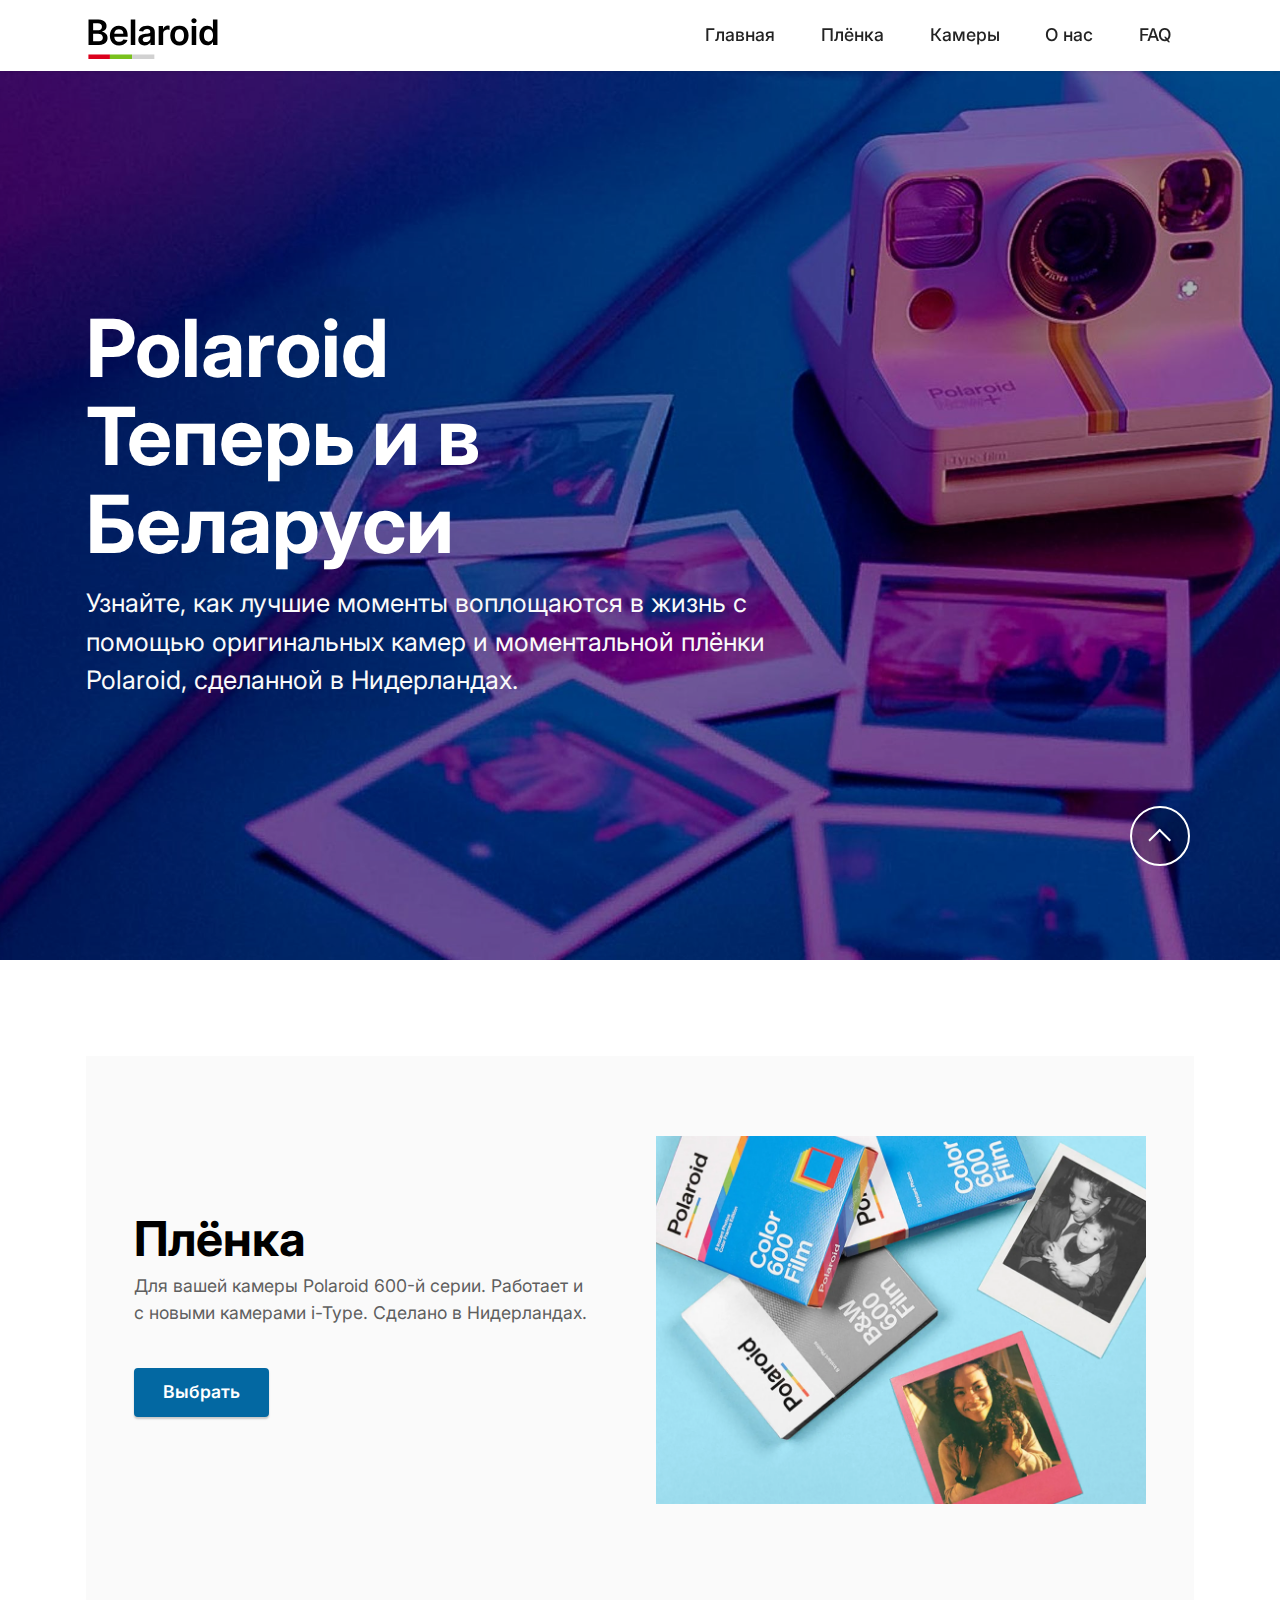
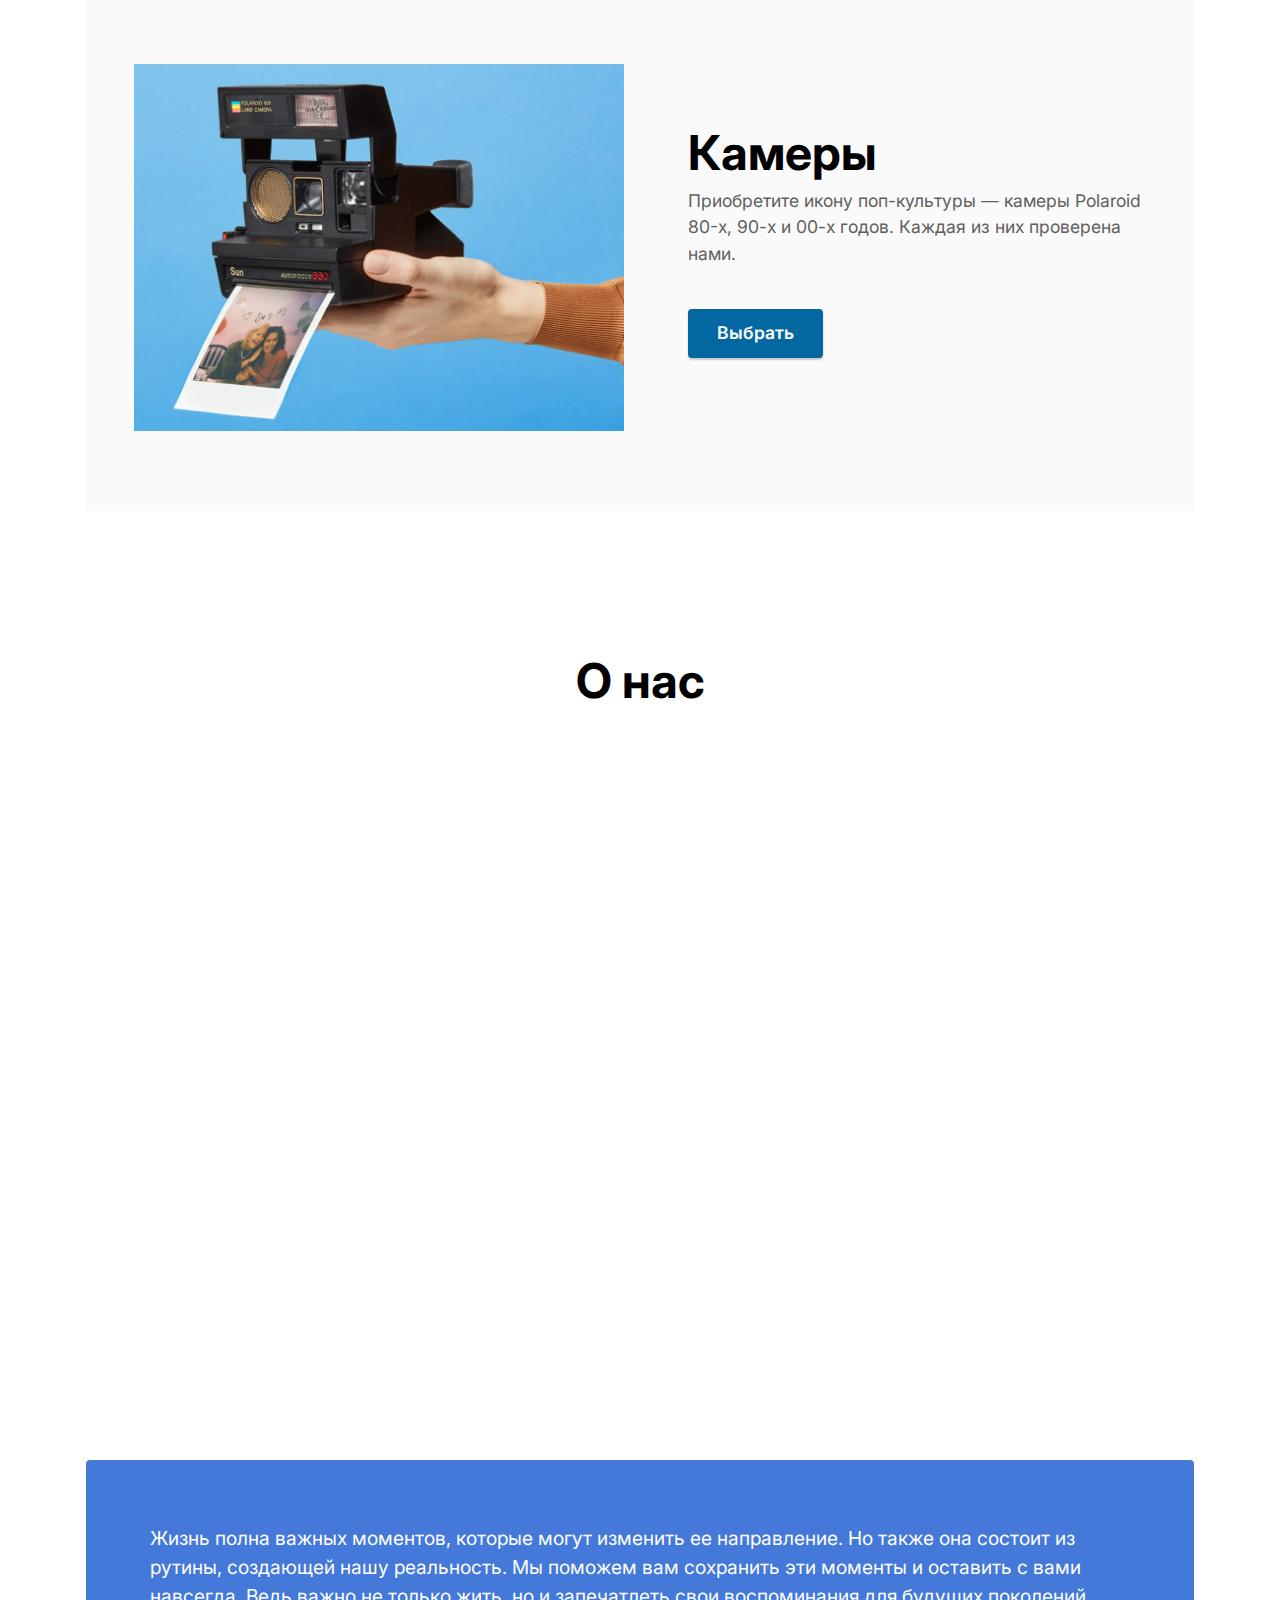
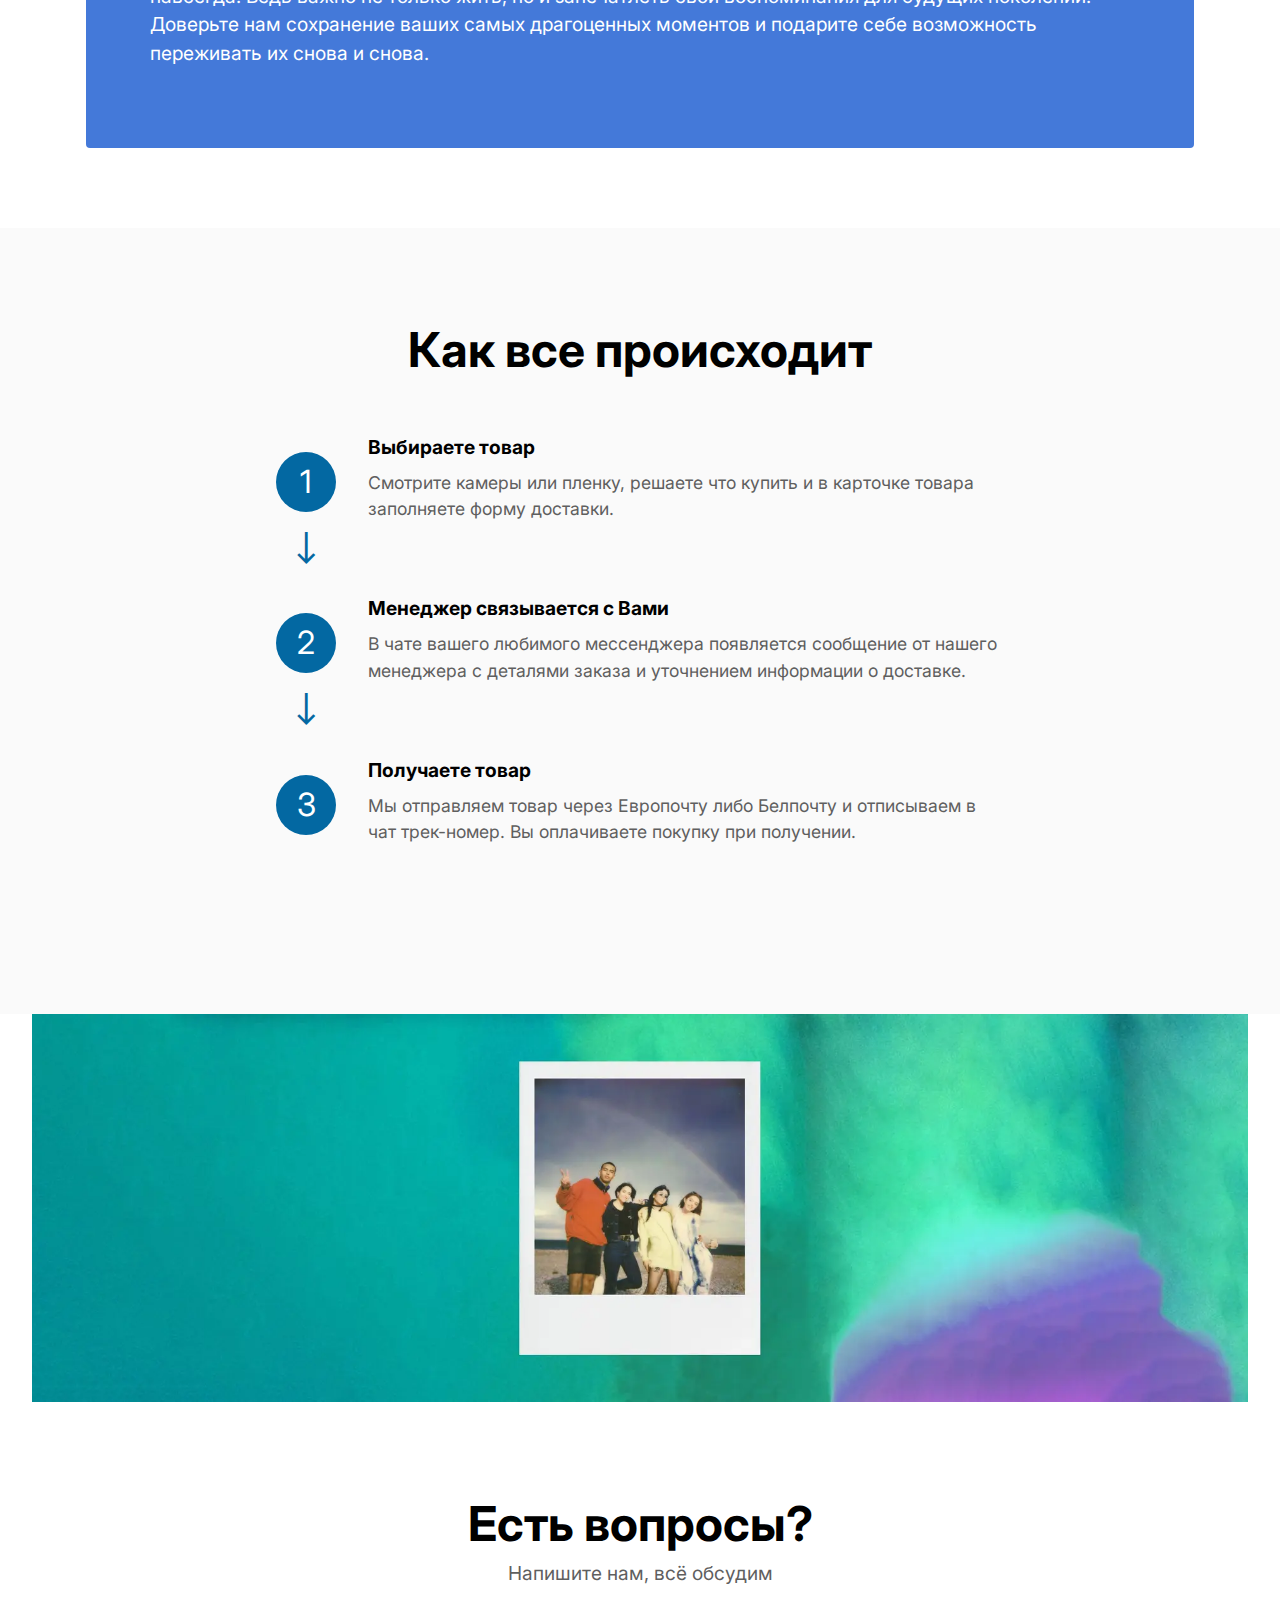
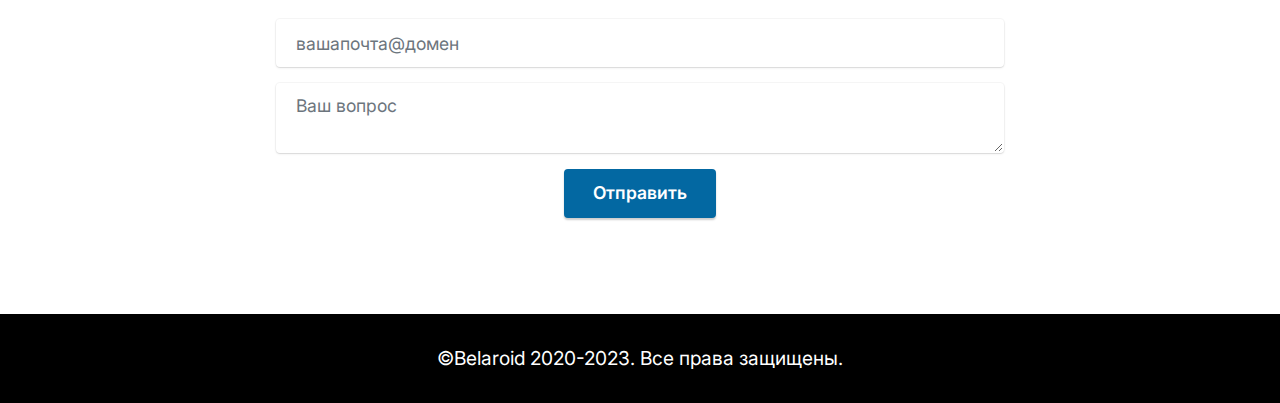
<file: index.html>
<!DOCTYPE html>
<html  >
<head>
  <!-- Site made with Mobirise Website Builder v5.8.0, https://mobirise.com -->
  <meta charset="UTF-8">
  <meta http-equiv="X-UA-Compatible" content="IE=edge">
  <meta name="generator" content="Mobirise v5.8.0, mobirise.com">
  <meta name="viewport" content="width=device-width, initial-scale=1, minimum-scale=1">
  <link rel="shortcut icon" href="assets/images/belaroid.svg" type="image/x-icon">
  <meta name="description" content="У нас можно приобрести пленку (кассеты) и классические камеры Polaroid">
  
  
  <title>Главная — Polaroid в Беларуси</title>
  <link rel="stylesheet" href="assets/web/assets/mobirise-icons2/mobirise2.css">
  <link rel="stylesheet" href="assets/bootstrap/css/bootstrap.min.css">
  <link rel="stylesheet" href="assets/bootstrap/css/bootstrap-grid.min.css">
  <link rel="stylesheet" href="assets/bootstrap/css/bootstrap-reboot.min.css">
  <link rel="stylesheet" href="assets/parallax/jarallax.css">
  <link rel="stylesheet" href="assets/animatecss/animate.css">
  <link rel="stylesheet" href="assets/dropdown/css/style.css">
  <link rel="stylesheet" href="assets/socicon/css/styles.css">
  <link rel="stylesheet" href="assets/theme/css/style.css">
  <link rel="preload" href="https://fonts.googleapis.com/css?family=Inter:100,200,300,400,500,600,700,800,900&display=swap" as="style" onload="this.onload=null;this.rel='stylesheet'">
  <noscript><link rel="stylesheet" href="https://fonts.googleapis.com/css?family=Inter:100,200,300,400,500,600,700,800,900&display=swap"></noscript>
  <link rel="preload" as="style" href="assets/mobirise/css/mbr-additional.css"><link rel="stylesheet" href="assets/mobirise/css/mbr-additional.css" type="text/css">

  
  
  
</head>
<body>
  
  <section data-bs-version="5.1" class="menu menu3 cid-sFAA5oUu2Y" once="menu" id="menu3-1">
    
    <nav class="navbar navbar-dropdown navbar-fixed-top navbar-expand-lg">
        <div class="container">
            <div class="navbar-brand">
                <span class="navbar-logo">
                    <a href="index.html#header1-i">
                        <img src="assets/images/belaroid.svg" alt="Belaroid - Polaroid в Беларуси" style="height: 3rem;">
                    </a>
                </span>
                
            </div>
            <button class="navbar-toggler" type="button" data-toggle="collapse" data-bs-toggle="collapse" data-target="#navbarSupportedContent" data-bs-target="#navbarSupportedContent" aria-controls="navbarNavAltMarkup" aria-expanded="false" aria-label="Toggle navigation">
                <div class="hamburger">
                    <span></span>
                    <span></span>
                    <span></span>
                    <span></span>
                </div>
            </button>
            <div class="collapse navbar-collapse" id="navbarSupportedContent">
                <ul class="navbar-nav nav-dropdown nav-right" data-app-modern-menu="true"><li class="nav-item"><a class="nav-link link text-black text-primary display-4" href="index.html#header1-i">Главная</a></li>
                    <li class="nav-item"><a class="nav-link link text-black display-4" href="film.html#content2-n">Плёнка</a></li><li class="nav-item"><a class="nav-link link text-black text-primary display-4" href="cameras.html#header1-11">Камеры</a></li>
                    <li class="nav-item"><a class="nav-link link text-black display-4" href="index.html#video2-c">О нас</a></li><li class="nav-item"><a class="nav-link link text-black display-4" href="index.html#features20-a">FAQ</a></li></ul>
                
                
            </div>
        </div>
    </nav>
</section>

<section data-bs-version="5.1" class="header1 cid-sFCAOqBTxa mbr-fullscreen mbr-parallax-background" id="header1-i">

    

    <div class="mbr-overlay" style="opacity: 0.3; background-color: rgb(0, 0, 0);"></div>

    <div class="container">
        <div class="row">
            <div class="col-12 col-lg-8">
                <h1 class="mbr-section-title mbr-fonts-style mb-3 display-1"><strong>Polaroid</strong><br><strong>Теперь и в Беларуси</strong></h1>
                
                <p class="mbr-text mbr-fonts-style display-5">Узнайте, как лучшие моменты воплощаются в жизнь с помощью оригинальных камер и моментальной плёнки Polaroid, сделанной в Нидерландах.<br></p>
                
            </div>
        </div>
    </div>
</section>

<section data-bs-version="5.1" class="features15 cid-twVdvg6vNl" id="features16-1">

    

    
    
    <div class="container">
        <div class="content-wrapper">
            <div class="row align-items-center">
                <div class="col-12 col-lg">
                    <div class="text-wrapper">
                        <h6 class="card-title mbr-fonts-style display-2">
                            <strong>Плёнка</strong></h6>
                        <p class="mbr-text mbr-fonts-style mb-4 display-4">Для вашей камеры Polaroid 600-й серии. Работает и с новыми камерами i-Type. Сделано в Нидерландах.</p>
                        <div class="mbr-section-btn mt-3"><a class="btn btn-secondary display-4" href="film.html#header1-l">&nbsp; Выбрать&nbsp;&nbsp;</a></div>
                    </div>
                </div>
                <div class="col-12 col-lg-6">
                    <div class="image-wrapper">
                        <img src="assets/images/9cc4e12dc85561a9a40768b3fccad67aa0a5a028-1800x700.jpg-1.webp" alt="Mobirise Website Builder">
                    </div>
                </div>
            </div>
        </div>
    </div>
</section>

<section data-bs-version="5.1" class="features16 cid-twVfZHSO8U" id="features17-4">
    

    
    
    <div class="container">
        <div class="content-wrapper">
            <div class="row align-items-center">
                <div class="col-12 col-lg-6">
                    <div class="image-wrapper">
                        <img src="assets/images/c1d87124b0e269f01bb1b2ce02a5e0db1848b187-1800x700.jpg.webp" alt="Mobirise Website Builder">
                    </div>
                </div>
                <div class="col-12 col-lg">
                    <div class="text-wrapper">
                        <h6 class="card-title mbr-fonts-style display-2"><strong>Камеры</strong></h6>
                        <p class="mbr-text mbr-fonts-style mb-4 display-4">
                            Приобретите икону поп-культуры — камеры Polaroid 80-х, 90-х и 00-х годов. Каждая из них проверена нами.</p>
                        <div class="mbr-section-btn mt-3"><a class="btn btn-primary display-4" href="cameras.html#header1-11">&nbsp; Выбрать&nbsp;&nbsp;</a></div>
                    </div>
                </div>
            </div>
        </div>
    </div>
</section>

<section data-bs-version="5.1" class="video2 cid-tx6YBjWQG1" id="video2-c">
    
    
    
    <div class="container">
        <div class="mbr-section-head">
            <h4 class="mbr-section-title mbr-fonts-style mb-0 display-2">
                <strong>О нас</strong></h4>
            
        </div>
        <div class="row justify-content-center mt-4">
            <div class="col-12 col-md-12 video-block">
                <div class="video-wrapper"><iframe class="mbr-embedded-video" src="https://www.youtube.com/embed/BpFMjBc4E14?rel=0&amp;amp;mute=1&amp;showinfo=0&amp;autoplay=1&amp;loop=1&amp;playlist=BpFMjBc4E14" width="1280" height="720" frameborder="0" allowfullscreen></iframe></div>
                
            </div>
        </div>
    </div>
</section>

<section data-bs-version="5.1" class="content15 cid-tx76FMoe5y" id="content15-h">

    

    
    
    <div class="container">
        <div class="row justify-content-center">
            <div class="card col-md-12 col-lg-12">
                <div class="card-wrapper">
                    <div class="card-box align-left">
                        
                        <p class="mbr-text mbr-fonts-style display-7">Жизнь полна важных моментов, которые могут изменить ее направление. Но также она состоит из рутины, создающей нашу реальность. Мы поможем вам сохранить эти моменты и оставить с вами навсегда. Ведь важно не только жить, но и запечатлеть свои воспоминания для будущих поколений. Доверьте нам сохранение ваших самых драгоценных моментов и подарите себе возможность переживать их снова и снова.</p>
                        
                    </div>
                </div>
            </div>
        </div>
    </div>
</section>

<section data-bs-version="5.1" class="features19 cid-twVsG4UKCA" id="features20-a">

    

    
    
    <div class="container">
        <div class="row justify-content-center">
            <div class="col-md-12 col-lg-9">
                <div class="card-wrapper pb-4">
                    <div class="card-box align-center">
                        <h4 class="card-title mbr-fonts-style mb-4 display-2"><strong>Как все происходит</strong></h4>
                        
                        
                    </div>
                </div>
            </div>
            <div class="col-12 col-md-8">
                <div class="item mbr-flex">
                    <div class="icon-box">
                        <span class="step-number mbr-fonts-style display-5">1</span>
                    </div>
                    <div class="text-box">
                        <h4 class="icon-title card-title mbr-black mbr-fonts-style display-7">
                            <strong>Выбираете товар</strong></h4>
                        <h5 class="icon-text mbr-black mbr-fonts-style display-4">Смотрите камеры или пленку, решаете что купить и в карточке товара заполняете форму доставки.</h5>
                    </div>
                </div>
                <div class="item mbr-flex">
                    <div class="icon-box">
                        <span class="step-number mbr-fonts-style display-5">2</span>
                    </div>
                    <div class="text-box">
                        <h4 class="icon-title card-title mbr-black mbr-fonts-style display-7"><strong>Менеджер связывается с Вами</strong></h4>
                        <h5 class="icon-text mbr-black mbr-fonts-style display-4">В чате вашего любимого мессенджера появляется сообщение от нашего менеджера с деталями заказа и уточнением информации о доставке.</h5>
                    </div>
                </div>
                <div class="item mbr-flex last">
                    <div class="icon-box">
                        <span class="step-number mbr-fonts-style display-5">3</span>
                    </div>
                    <div class="text-box">
                        <h4 class="icon-title card-title mbr-black mbr-fonts-style display-7">
                            <strong>Получаете товар</strong></h4>
                        <h5 class="icon-text mbr-black mbr-fonts-style display-4">Мы отправляем товар через Европочту либо Белпочту и отписываем в чат трек-номер. Вы оплачиваете покупку при получении.</h5>
                    </div>
                </div>
                
                
                
                
                
                
                
            </div>
        </div>
    </div>
</section>

<section data-bs-version="5.1" class="image3 cid-tx7725ynPv" id="image3-i">
    

    
    

    <div class="container-fluid">
        <div class="row justify-content-center">
            <div class="col-12 col-lg-12">
                <div class="image-wrapper">
                    <img src="assets/images/4759c764a04c15c4c611dabfec113b0629fe00d8-3257x1040.webp" alt="Mobirise Website Builder">
                    
                </div>
            </div>
        </div>
    </div>
</section>

<section data-bs-version="5.1" class="form5 cid-tx74EdFW0S" id="form5-g">
    
    
    <div class="container">
        <div class="mbr-section-head">
            <h3 class="mbr-section-title mbr-fonts-style align-center mb-0 display-2"><strong>Есть вопросы?</strong></h3>
            <h4 class="mbr-section-subtitle mbr-fonts-style align-center mb-0 mt-2 display-7">Напишите нам, всё обсудим</h4>
        </div>
        <div class="row justify-content-center mt-4">
            <div class="col-lg-8 mx-auto mbr-form" data-form-type="formoid">
                <form action="https://mobirise.eu/" method="POST" class="mbr-form form-with-styler" data-form-title="Form Name"><input type="hidden" name="email" data-form-email="true" value="Q8ETFYzBJsdWng81l3yLtIGqYXcqUuxSv7raYBCbNqJe33BQw4NMkNaDMS8zZdapTcC2B/90d1Fm7bpDKx0ZAX35OGhYsmaXVhgHQUuG8sUYnmyZuf1tp0oJziaDgr5S">
                    <div class="row">
                        <div hidden="hidden" data-form-alert="" class="alert alert-success col-12">Спасибо! Свяжемся с Вами в ближайшее время</div>
                        <div hidden="hidden" data-form-alert-danger="" class="alert alert-danger col-12">
                            Oops...! some problem!
                        </div>
                    </div>
                    <div class="dragArea row">
                        
                        <div class="col-md col-sm-12 form-group mb-3" data-for="email">
                            <input type="email" name="email" placeholder="вашапочта@домен" data-form-field="email" class="form-control" value="" id="email-form5-g">
                        </div>
                        
                        <div class="col-12 form-group mb-3" data-for="textarea">
                            <textarea name="textarea" placeholder="Ваш вопрос" data-form-field="textarea" class="form-control" id="textarea-form5-g"></textarea>
                        </div>
                        <div class="col-lg-12 col-md-12 col-sm-12 align-center mbr-section-btn"><button type="submit" class="btn btn-primary display-4">&nbsp; Отправить&nbsp;&nbsp;</button></div>
                    </div>
                </form>
            </div>
        </div>
    </div>
</section>

<section data-bs-version="5.1" class="footer7 cid-txn28blaOX" once="footers" id="footer7-1a">

    

    

    <div class="container">
        <div class="media-container-row align-center mbr-white">
            <div class="col-12">
                <p class="mbr-text mb-0 mbr-fonts-style display-7">
                    ©Belaroid 2020-2023. Все права защищены.
                </p>
            </div>
        </div>
    </div>
  
  
 <div id="scrollToTop" class="scrollToTop mbr-arrow-up"><a style="text-align: center;"><i class="mbr-arrow-up-icon mbr-arrow-up-icon-cm cm-icon cm-icon-smallarrow-up"></i></a></div>
    <input name="animation" type="hidden">
  </body>
</html>
</file>
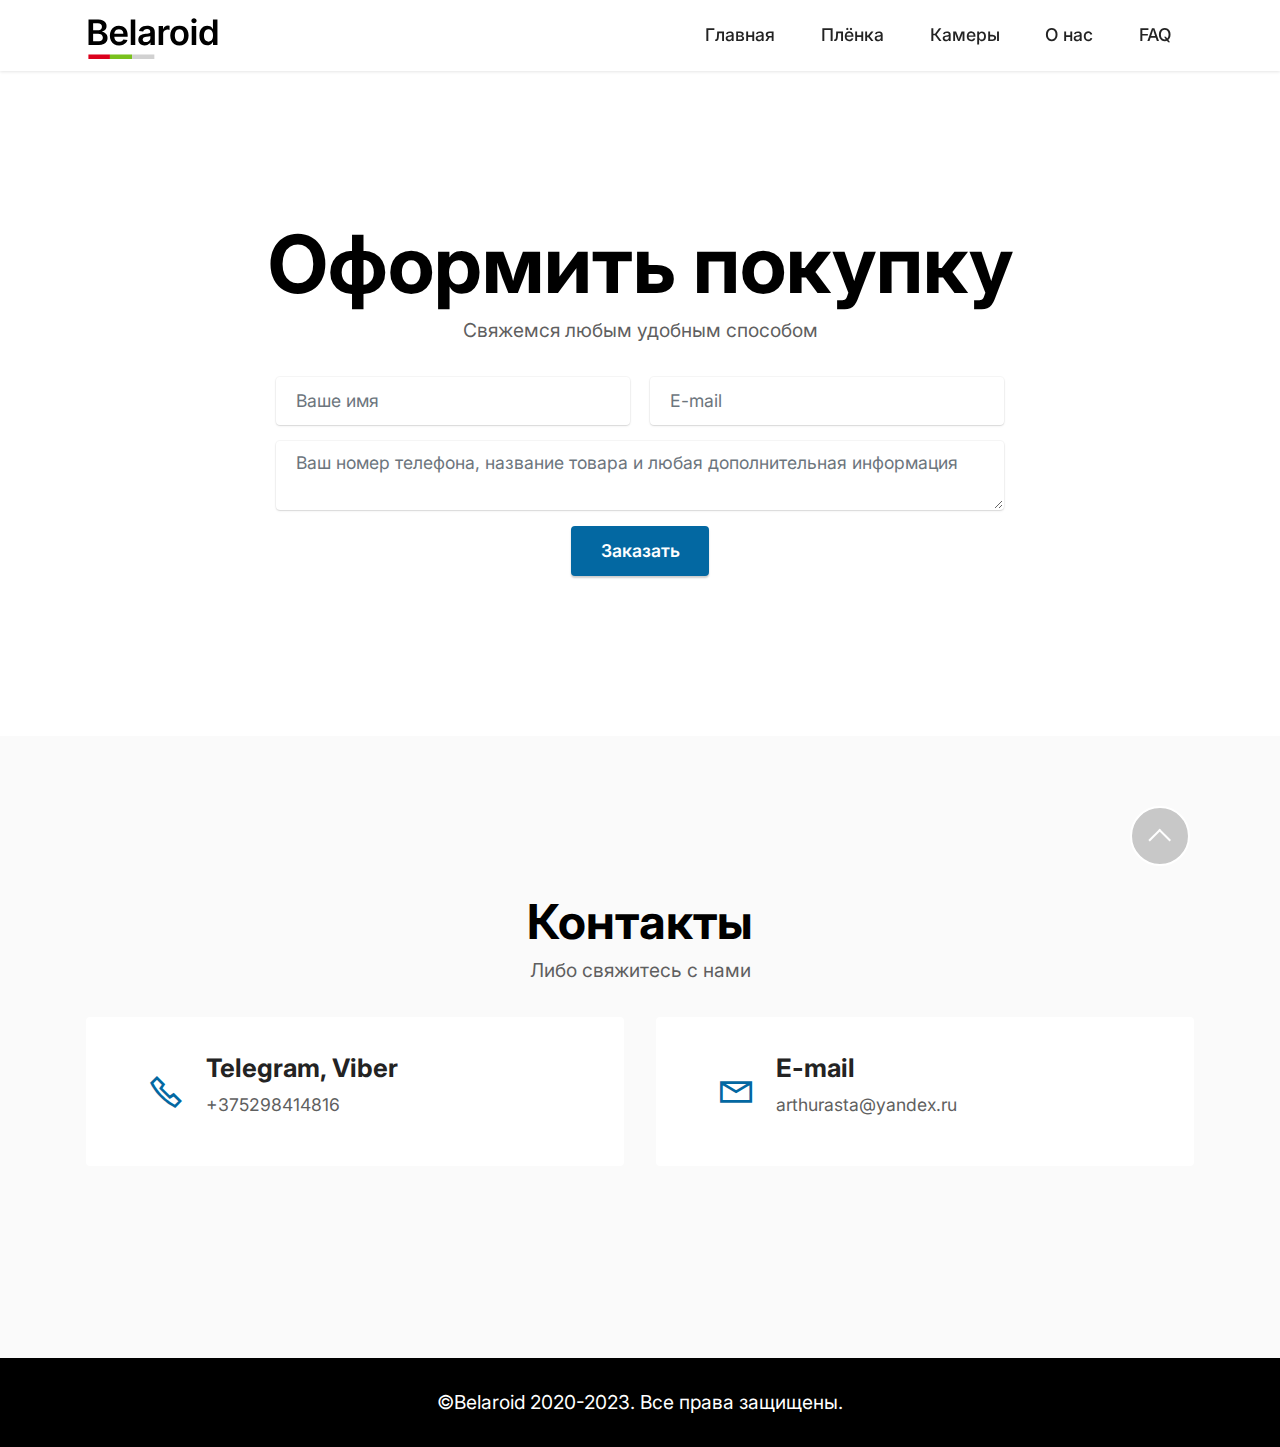
<file: buy.html>
<!DOCTYPE html>
<html  >
<head>
  <!-- Site made with Mobirise Website Builder v5.8.0, https://mobirise.com -->
  <meta charset="UTF-8">
  <meta http-equiv="X-UA-Compatible" content="IE=edge">
  <meta name="generator" content="Mobirise v5.8.0, mobirise.com">
  <meta name="viewport" content="width=device-width, initial-scale=1, minimum-scale=1">
  <link rel="shortcut icon" href="assets/images/belaroid.svg" type="image/x-icon">
  <meta name="description" content="У нас можно приобрести пленку (кассеты) и классические камеры Polaroid">
  
  
  <title>Оформление покупки — Polaroid в Беларуси</title>
  <link rel="stylesheet" href="assets/web/assets/mobirise-icons2/mobirise2.css">
  <link rel="stylesheet" href="assets/bootstrap/css/bootstrap.min.css">
  <link rel="stylesheet" href="assets/bootstrap/css/bootstrap-grid.min.css">
  <link rel="stylesheet" href="assets/bootstrap/css/bootstrap-reboot.min.css">
  <link rel="stylesheet" href="assets/animatecss/animate.css">
  <link rel="stylesheet" href="assets/dropdown/css/style.css">
  <link rel="stylesheet" href="assets/socicon/css/styles.css">
  <link rel="stylesheet" href="assets/theme/css/style.css">
  <link rel="preload" href="https://fonts.googleapis.com/css?family=Inter:100,200,300,400,500,600,700,800,900&display=swap" as="style" onload="this.onload=null;this.rel='stylesheet'">
  <noscript><link rel="stylesheet" href="https://fonts.googleapis.com/css?family=Inter:100,200,300,400,500,600,700,800,900&display=swap"></noscript>
  <link rel="preload" as="style" href="assets/mobirise/css/mbr-additional.css"><link rel="stylesheet" href="assets/mobirise/css/mbr-additional.css" type="text/css">

  
  
  
</head>
<body>
  
  <section data-bs-version="5.1" class="menu menu3 cid-sFAA5oUu2Y" once="menu" id="menu3-w">
    
    <nav class="navbar navbar-dropdown navbar-fixed-top navbar-expand-lg">
        <div class="container">
            <div class="navbar-brand">
                <span class="navbar-logo">
                    <a href="index.html#header1-i">
                        <img src="assets/images/belaroid.svg" alt="Belaroid - Polaroid в Беларуси" style="height: 3rem;">
                    </a>
                </span>
                
            </div>
            <button class="navbar-toggler" type="button" data-toggle="collapse" data-bs-toggle="collapse" data-target="#navbarSupportedContent" data-bs-target="#navbarSupportedContent" aria-controls="navbarNavAltMarkup" aria-expanded="false" aria-label="Toggle navigation">
                <div class="hamburger">
                    <span></span>
                    <span></span>
                    <span></span>
                    <span></span>
                </div>
            </button>
            <div class="collapse navbar-collapse" id="navbarSupportedContent">
                <ul class="navbar-nav nav-dropdown nav-right" data-app-modern-menu="true"><li class="nav-item"><a class="nav-link link text-black text-primary display-4" href="index.html#header1-i">Главная</a></li>
                    <li class="nav-item"><a class="nav-link link text-black display-4" href="film.html#content2-n">Плёнка</a></li><li class="nav-item"><a class="nav-link link text-black text-primary display-4" href="cameras.html#header1-11">Камеры</a></li>
                    <li class="nav-item"><a class="nav-link link text-black display-4" href="index.html#video2-c">О нас</a></li><li class="nav-item"><a class="nav-link link text-black display-4" href="index.html#features20-a">FAQ</a></li></ul>
                
                
            </div>
        </div>
    </nav>
</section>

<section data-bs-version="5.1" class="form5 cid-txitN2lhs2" id="form5-y">
    
    
    <div class="container">
        <div class="mbr-section-head">
            <h3 class="mbr-section-title mbr-fonts-style align-center mb-0 display-1"><strong>Оформить покупку</strong></h3>
            <h4 class="mbr-section-subtitle mbr-fonts-style align-center mb-0 mt-2 display-7">
                Свяжемся любым удобным способом</h4>
        </div>
        <div class="row justify-content-center mt-4">
            <div class="col-lg-8 mx-auto mbr-form" data-form-type="formoid">
                <form action="https://mobirise.eu/" method="POST" class="mbr-form form-with-styler" data-form-title="Form Name"><input type="hidden" name="email" data-form-email="true" value="fhWEzYUrg7Q6r9YlVZXjYUxECwzuOn6KqxMjOl8LaVKurvaGee9+f3218clwdPB+KYrwmMHMj2buqTYBggH4kuChaAg92WnWSJQhjxSRn4xum5+9Vmg6IO4QKOU01fIy">
                    <div class="row">
                        <div hidden="hidden" data-form-alert="" class="alert alert-success col-12">Спасибо! Наш менеджер свяжется с Вами в ближайшее время</div>
                        <div hidden="hidden" data-form-alert-danger="" class="alert alert-danger col-12">
                            Oops...! some problem!
                        </div>
                    </div>
                    <div class="dragArea row">
                        <div class="col-md col-sm-12 form-group mb-3" data-for="name">
                            <input type="text" name="name" placeholder="Ваше имя" data-form-field="name" class="form-control" value="" id="name-form5-y">
                        </div>
                        <div class="col-md col-sm-12 form-group mb-3" data-for="email">
                            <input type="email" name="email" placeholder="E-mail" data-form-field="email" class="form-control" value="" id="email-form5-y">
                        </div>
                        
                        <div class="col-12 form-group mb-3" data-for="textarea">
                            <textarea name="textarea" placeholder="Ваш номер телефона, название товара и любая дополнительная информация" data-form-field="textarea" class="form-control" id="textarea-form5-y"></textarea>
                        </div>
                        <div class="col-lg-12 col-md-12 col-sm-12 align-center mbr-section-btn"><button type="submit" class="btn btn-primary display-4">&nbsp; Заказать&nbsp;&nbsp;</button></div>
                    </div>
                </form>
            </div>
        </div>
    </div>
</section>

<section data-bs-version="5.1" class="contacts2 cid-txivLnI9un" id="contacts2-z">
    <!---->
    

    
    
    <div class="container">
        <div class="mbr-section-head">
            <h3 class="mbr-section-title mbr-fonts-style align-center mb-0 display-2">
                <strong>Контакты</strong></h3>
            <h4 class="mbr-section-subtitle mbr-fonts-style align-center mb-0 mt-2 display-7">Либо свяжитесь с нами</h4>
        </div>
        <div class="row justify-content-center mt-4">
            <div class="card col-12 col-md-6">
                <div class="card-wrapper">
                    <div class="image-wrapper">
                        <span class="mbr-iconfont mobi-mbri-phone mobi-mbri"></span>
                    </div>
                    <div class="text-wrapper">
                        <h6 class="card-title mbr-fonts-style mb-1 display-5">
                            <strong>Telegram, Viber</strong></h6>
                        <p class="mbr-text mbr-fonts-style display-4">+375298414816</p>
                    </div>
                </div>
            </div>
            <div class="card col-12 col-md-6">
                <div class="card-wrapper">
                    <div class="image-wrapper">
                        <span class="mbr-iconfont mobi-mbri-letter mobi-mbri"></span>
                    </div>
                    <div class="text-wrapper">
                        <h6 class="card-title mbr-fonts-style mb-1 display-5">
                            <strong>E-mail</strong>
                        </h6>
                        <p class="mbr-text mbr-fonts-style display-4">arthurasta@yandex.ru</p>
                    </div>
                </div>
            </div>
            
            
        </div>
    </div>
</section>

<section data-bs-version="5.1" class="footer7 cid-txn28blaOX" once="footers" id="footer7-1a">

    

    

    <div class="container">
        <div class="media-container-row align-center mbr-white">
            <div class="col-12">
                <p class="mbr-text mb-0 mbr-fonts-style display-7">
                    ©Belaroid 2020-2023. Все права защищены.
                </p>
            </div>
        </div>
    </div>
  
  
 <div id="scrollToTop" class="scrollToTop mbr-arrow-up"><a style="text-align: center;"><i class="mbr-arrow-up-icon mbr-arrow-up-icon-cm cm-icon cm-icon-smallarrow-up"></i></a></div>
    <input name="animation" type="hidden">
  </body>
</html>
</file>
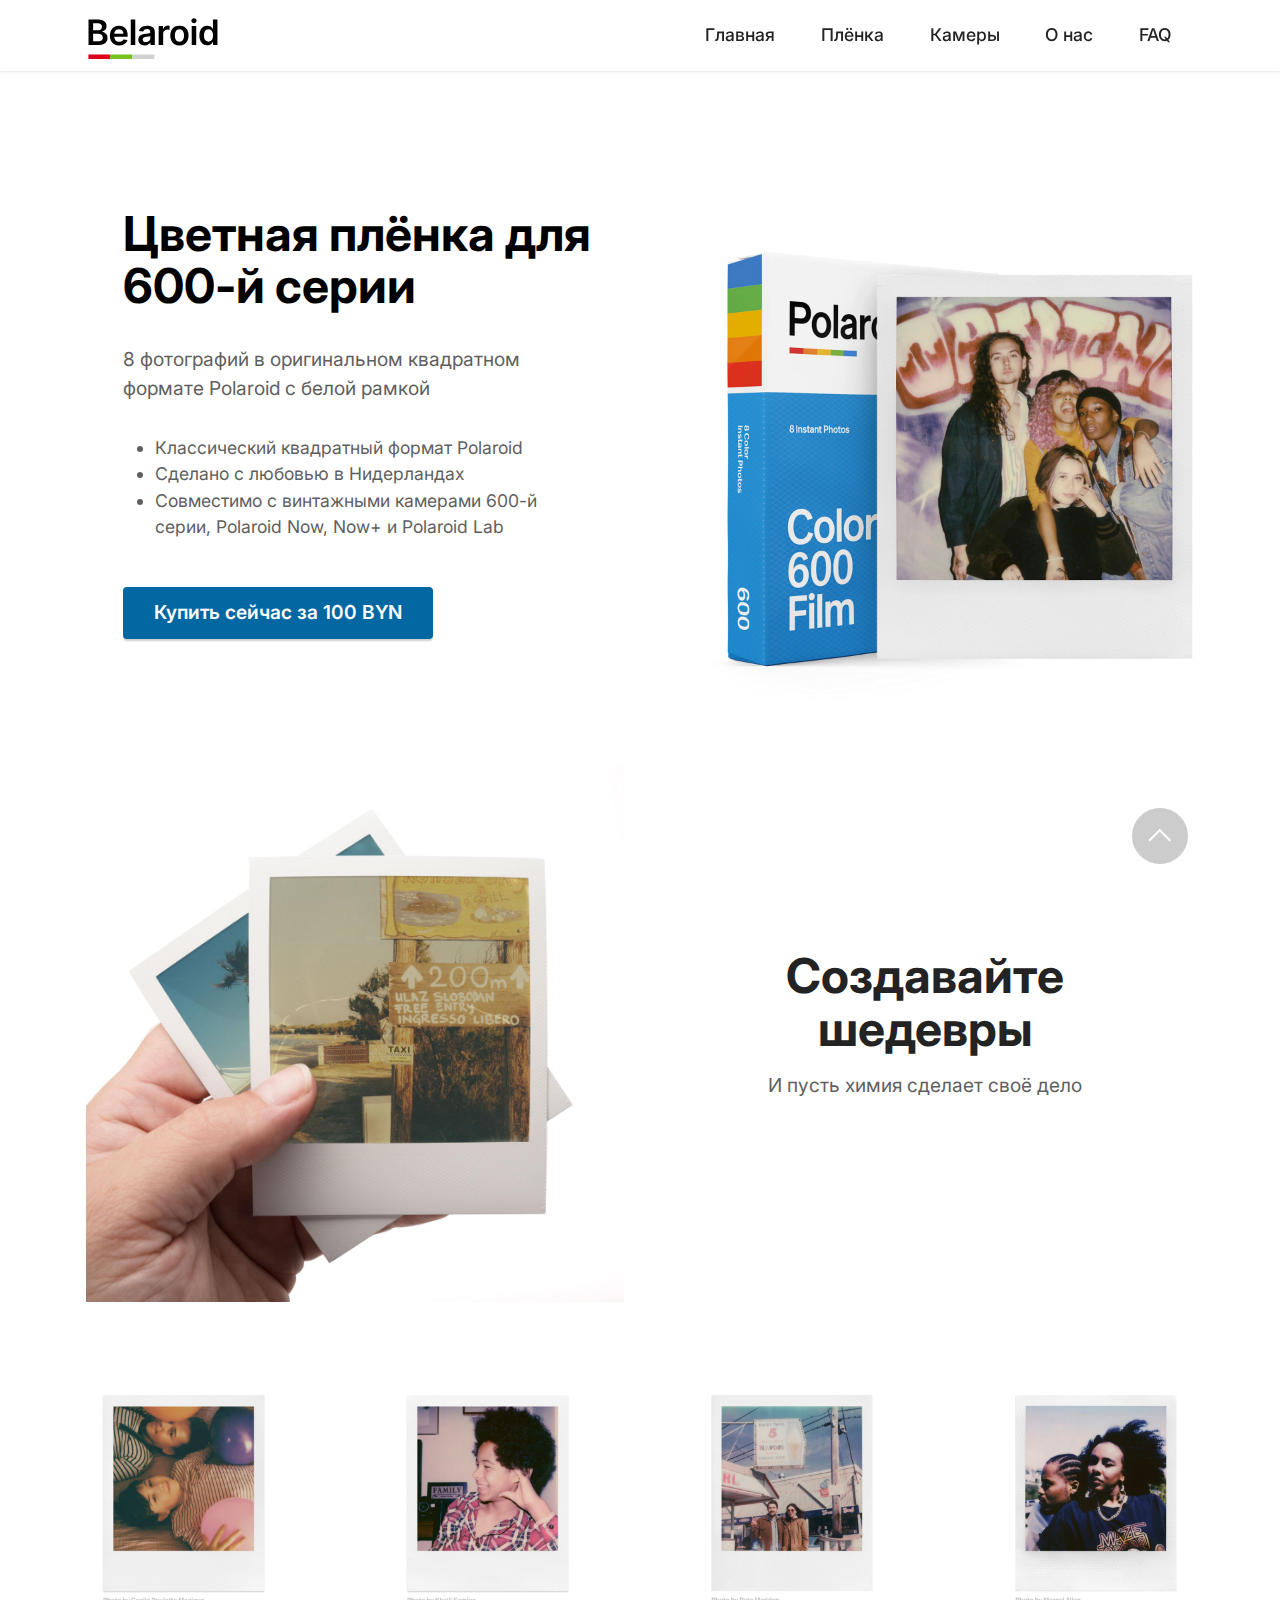
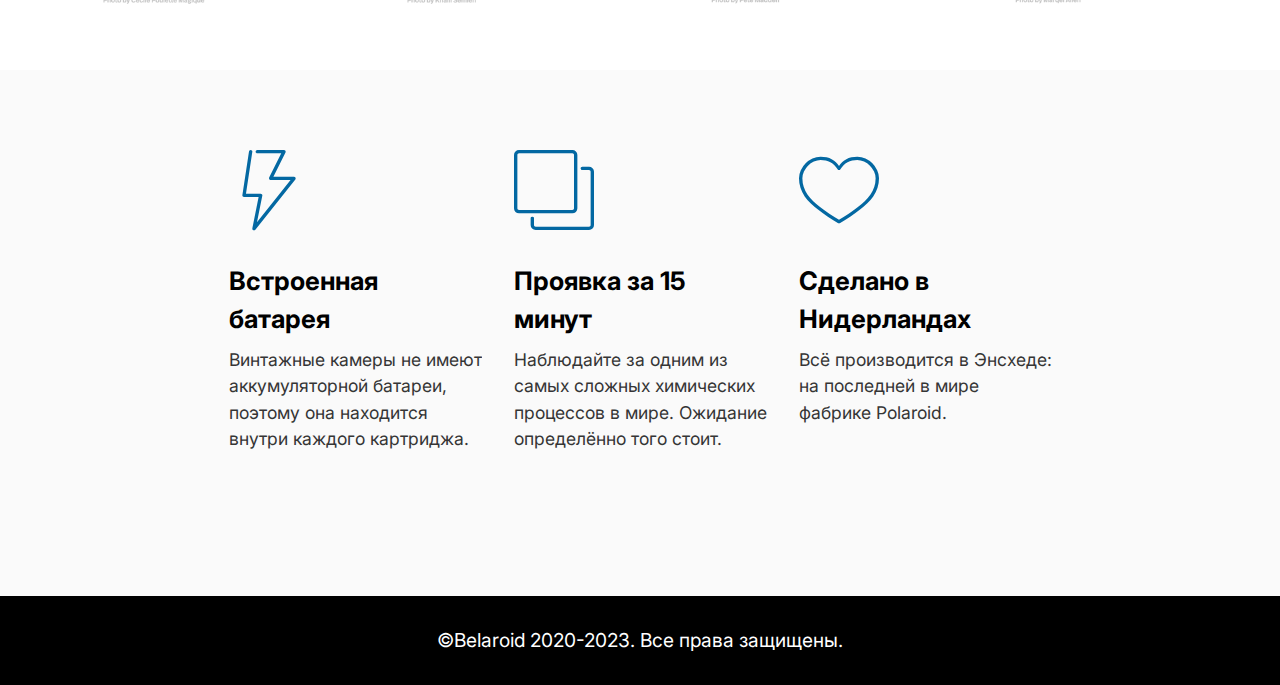
<file: color600film.html>
<!DOCTYPE html>
<html  >
<head>
  <!-- Site made with Mobirise Website Builder v5.8.0, https://mobirise.com -->
  <meta charset="UTF-8">
  <meta http-equiv="X-UA-Compatible" content="IE=edge">
  <meta name="generator" content="Mobirise v5.8.0, mobirise.com">
  <meta name="viewport" content="width=device-width, initial-scale=1, minimum-scale=1">
  <link rel="shortcut icon" href="assets/images/belaroid.svg" type="image/x-icon">
  <meta name="description" content="У нас можно приобрести пленку (кассеты) и классические камеры Polaroid">
  
  
  <title>Цветная пленка для 600-й серии — Polaroid в Беларуси</title>
  <link rel="stylesheet" href="assets/web/assets/mobirise-icons2/mobirise2.css">
  <link rel="stylesheet" href="assets/web/assets/mobirise-icons/mobirise-icons.css">
  <link rel="stylesheet" href="assets/bootstrap/css/bootstrap.min.css">
  <link rel="stylesheet" href="assets/bootstrap/css/bootstrap-grid.min.css">
  <link rel="stylesheet" href="assets/bootstrap/css/bootstrap-reboot.min.css">
  <link rel="stylesheet" href="assets/animatecss/animate.css">
  <link rel="stylesheet" href="assets/dropdown/css/style.css">
  <link rel="stylesheet" href="assets/socicon/css/styles.css">
  <link rel="stylesheet" href="assets/theme/css/style.css">
  <link rel="preload" href="https://fonts.googleapis.com/css?family=Inter:100,200,300,400,500,600,700,800,900&display=swap" as="style" onload="this.onload=null;this.rel='stylesheet'">
  <noscript><link rel="stylesheet" href="https://fonts.googleapis.com/css?family=Inter:100,200,300,400,500,600,700,800,900&display=swap"></noscript>
  <link rel="preload" as="style" href="assets/mobirise/css/mbr-additional.css"><link rel="stylesheet" href="assets/mobirise/css/mbr-additional.css" type="text/css">

  
  
  
</head>
<body>
  
  <section data-bs-version="5.1" class="menu menu3 cid-sFAA5oUu2Y" once="menu" id="menu3-o">
    
    <nav class="navbar navbar-dropdown navbar-fixed-top navbar-expand-lg">
        <div class="container">
            <div class="navbar-brand">
                <span class="navbar-logo">
                    <a href="index.html#header1-i">
                        <img src="assets/images/belaroid.svg" alt="Belaroid - Polaroid в Беларуси" style="height: 3rem;">
                    </a>
                </span>
                
            </div>
            <button class="navbar-toggler" type="button" data-toggle="collapse" data-bs-toggle="collapse" data-target="#navbarSupportedContent" data-bs-target="#navbarSupportedContent" aria-controls="navbarNavAltMarkup" aria-expanded="false" aria-label="Toggle navigation">
                <div class="hamburger">
                    <span></span>
                    <span></span>
                    <span></span>
                    <span></span>
                </div>
            </button>
            <div class="collapse navbar-collapse" id="navbarSupportedContent">
                <ul class="navbar-nav nav-dropdown nav-right" data-app-modern-menu="true"><li class="nav-item"><a class="nav-link link text-black text-primary display-4" href="index.html#header1-i">Главная</a></li>
                    <li class="nav-item"><a class="nav-link link text-black display-4" href="film.html#content2-n">Плёнка</a></li><li class="nav-item"><a class="nav-link link text-black text-primary display-4" href="cameras.html#header1-11">Камеры</a></li>
                    <li class="nav-item"><a class="nav-link link text-black display-4" href="index.html#video2-c">О нас</a></li><li class="nav-item"><a class="nav-link link text-black display-4" href="index.html#features20-a">FAQ</a></li></ul>
                
                
            </div>
        </div>
    </nav>
</section>

<section data-bs-version="5.1" class="features11 cid-txhY85CAJw" id="features12-r">

    

    
    
    <div>
        <div class="m-0 row align-items-center">
            <div class="col-12 col-lg offset-lg-1">
                <div class="card-wrapper">
                    <div class="card-box">
                        <h4 class="card-title mbr-fonts-style mb-4 display-2"><strong>Цветная плёнка для 600-й серии</strong><br></h4>
                        <p class="mbr-text mbr-fonts-style mb-4 display-7">8 фотографий в оригинальном квадратном формате Polaroid с белой рамкой</p>
                        <div class="mbr-text mbr-fonts-style counter-container display-4">
                            <ul>
                                <li>Классический квадратный формат Polaroid&nbsp;</li>
                                <li>Сделано с любовью в Нидерландах</li>
                                <li>Совместимо с винтажными камерами 600-й серии, Polaroid Now, Now+ и Polaroid Lab</li>
                            </ul>
                        </div>
                        <div class="mbr-section-btn mb-4"><a class="btn btn-primary display-7" href="buy.html">&nbsp; Купить сейчас за 100 BYN&nbsp;&nbsp;</a></div>
                    </div>
                </div>
            </div>
            <div class="p-0 col-12 col-lg-6 md-pb">
                <div class="image-wrapper">
                    <img src="assets/images/f5f76eb33c61134e36e910eaa435043eac198c22-2048x2048.png.webp" alt="Mobirise Website Builder">
                </div>
            </div>
        </div>
    </div>
</section>

<section data-bs-version="5.1" class="header11 cid-txidztR8Wx" id="header11-u">

    

    
    

    <div class="container">
        <div class="row justify-content-center">
            <div class="col-12 col-md-6 image-wrapper">
                <img class="w-100" src="assets/images/id-1636-orig.jpg" alt="Mobirise Website Builder">
            </div>
            <div class="col-12 col-md">
                <div class="text-wrapper text-center">
                    <h1 class="mbr-section-title mbr-fonts-style mb-3 display-2"><strong>Создавайте шедевры</strong></h1>
                    <p class="mbr-text mbr-fonts-style display-7">
                        И пусть химия сделает своё дело</p>
                    
                </div>
            </div>
        </div>
    </div>
</section>

<section data-bs-version="5.1" class="gallery6 mbr-gallery cid-txhYBYOjsm" id="gallery6-s">
    

    
    

    <div class="container-fluid">
        
        <div class="row mbr-gallery mt-4">
            <div class="col-12 col-md-6 col-lg-3 item gallery-image">
                <div class="item-wrapper" data-toggle="modal" data-bs-toggle="modal" data-target="#txn7CRxl3S-modal" data-bs-target="#txn7CRxl3S-modal">
                    <img class="w-100" src="assets/images/f494bba62a6b407f21fb5f6294cccf2ae7cbbed2-2048x2048.png.webp" alt="Mobirise Website Builder" data-slide-to="0" data-bs-slide-to="0" data-target="#lb-txn7CRxl3S" data-bs-target="#lb-txn7CRxl3S">
                    <div class="icon-wrapper">
                        <span class="mobi-mbri mobi-mbri-search mbr-iconfont mbr-iconfont-btn"></span>
                    </div>
                </div>
                
            </div>
            <div class="col-12 col-md-6 col-lg-3 item gallery-image">
                <div class="item-wrapper" data-toggle="modal" data-bs-toggle="modal" data-target="#txn7CRxl3S-modal" data-bs-target="#txn7CRxl3S-modal">
                    <img class="w-100" src="assets/images/56aa4cbb64a1465770b0ad88647a144f84c80c9b-2048x2048.png.webp" alt="Mobirise Website Builder" data-slide-to="1" data-bs-slide-to="1" data-target="#lb-txn7CRxl3S" data-bs-target="#lb-txn7CRxl3S">
                    <div class="icon-wrapper">
                        <span class="mobi-mbri mobi-mbri-search mbr-iconfont mbr-iconfont-btn"></span>
                    </div>
                </div>
                
            </div>
            <div class="col-12 col-md-6 col-lg-3 item gallery-image">
                <div class="item-wrapper" data-toggle="modal" data-bs-toggle="modal" data-target="#txn7CRxl3S-modal" data-bs-target="#txn7CRxl3S-modal">
                    <img class="w-100" src="assets/images/78487ea04fc270719005d9b0a3d7c35fddc6bafc-2048x2048.png.webp" alt="Mobirise Website Builder" data-slide-to="2" data-bs-slide-to="2" data-target="#lb-txn7CRxl3S" data-bs-target="#lb-txn7CRxl3S">
                    <div class="icon-wrapper">
                        <span class="mobi-mbri mobi-mbri-search mbr-iconfont mbr-iconfont-btn"></span>
                    </div>
                </div>
                
            </div><div class="col-12 col-md-6 col-lg-3 item gallery-image">
                <div class="item-wrapper" data-toggle="modal" data-bs-toggle="modal" data-target="#txn7CRxl3S-modal" data-bs-target="#txn7CRxl3S-modal">
                    <img class="w-100" src="assets/images/f51bbfce930da1dfa3b926e588a2cc8d6054da8b-2048x2048.png.webp" alt="Mobirise Website Builder" data-slide-to="3" data-bs-slide-to="3" data-target="#lb-txn7CRxl3S" data-bs-target="#lb-txn7CRxl3S">
                    <div class="icon-wrapper">
                        <span class="mobi-mbri mobi-mbri-search mbr-iconfont mbr-iconfont-btn"></span>
                    </div>
                </div>
                
            </div>
            
        </div>

        <div class="modal mbr-slider" tabindex="-1" role="dialog" aria-hidden="true" id="txn7CRxl3S-modal">
            <div class="modal-dialog" role="document">
                <div class="modal-content">
                    <div class="modal-body">
                        <div class="carousel slide" id="lb-txn7CRxl3S" data-interval="5000" data-bs-interval="5000">
                            <div class="carousel-inner">
                                <div class="carousel-item active">
                                    <img class="d-block w-100" src="assets/images/f494bba62a6b407f21fb5f6294cccf2ae7cbbed2-2048x2048.png.webp" alt="Mobirise Website Builder">
                                </div>
                                <div class="carousel-item">
                                    <img class="d-block w-100" src="assets/images/56aa4cbb64a1465770b0ad88647a144f84c80c9b-2048x2048.png.webp" alt="Mobirise Website Builder">
                                </div>
                                <div class="carousel-item">
                                    <img class="d-block w-100" src="assets/images/78487ea04fc270719005d9b0a3d7c35fddc6bafc-2048x2048.png.webp" alt="Mobirise Website Builder">
                                </div><div class="carousel-item">
                                    <img class="d-block w-100" src="assets/images/f51bbfce930da1dfa3b926e588a2cc8d6054da8b-2048x2048.png.webp" alt="Mobirise Website Builder">
                                </div>
                                
                            </div>
                            <ol class="carousel-indicators">
                                <li data-slide-to="0" data-bs-slide-to="0" class="active" data-target="#lb-txn7CRxl3S" data-bs-target="#lb-txn7CRxl3S"></li>
                                <li data-slide-to="1" data-bs-slide-to="1" data-target="#lb-txn7CRxl3S" data-bs-target="#lb-txn7CRxl3S"></li>
                                <li data-slide-to="2" data-bs-slide-to="2" data-target="#lb-txn7CRxl3S" data-bs-target="#lb-txn7CRxl3S"></li><li data-slide-to="3" data-bs-slide-to="3" data-target="#lb-txn7CRxl3S" data-bs-target="#lb-txn7CRxl3S"></li>
                                
                            </ol>
                            <a role="button" href="" class="close" data-dismiss="modal" data-bs-dismiss="modal" aria-label="Close">
                            </a>
                            <a class="carousel-control-prev carousel-control" role="button" data-slide="prev" data-bs-slide="prev" href="#lb-txn7CRxl3S">
                                <span class="mobi-mbri mobi-mbri-arrow-prev" aria-hidden="true"></span>
                                <span class="sr-only visually-hidden">Previous</span>
                            </a>
                            <a class="carousel-control-next carousel-control" role="button" data-slide="next" data-bs-slide="next" href="#lb-txn7CRxl3S">
                                <span class="mobi-mbri mobi-mbri-arrow-next" aria-hidden="true"></span>
                                <span class="sr-only visually-hidden">Next</span>
                            </a>
                        </div>
                    </div>
                </div>
            </div>
        </div>
    </div>
</section>

<section data-bs-version="5.1" class="features1 cid-txif4CPzIq" id="features1-v">
    

    
    
    <div class="container">
        <div class="row">
            
        </div>
        <div class="row">
            <div class="card col-12 col-md-6 col-lg-3">
                <div class="card-wrapper">
                    <div class="card-box align-center">
                        <div class="iconfont-wrapper">
                            <span class="mbr-iconfont mbri-speed" style="color: rgb(3, 104, 162); fill: rgb(3, 104, 162);"></span>
                        </div>
                        <h5 class="card-title mbr-fonts-style display-5"><strong>Встроенная батарея</strong></h5>
                        <p class="card-text mbr-fonts-style display-4">Винтажные камеры не имеют аккумуляторной батареи, поэтому она находится внутри каждого картриджа.</p>
                    </div>
                </div>
            </div>
            <div class="card col-12 col-md-6 col-lg-3">
                <div class="card-wrapper">
                    <div class="card-box align-center">
                        <div class="iconfont-wrapper">
                            <span class="mbr-iconfont mbri-layers" style="color: rgb(3, 104, 162); fill: rgb(3, 104, 162);"></span>
                        </div>
                        <h5 class="card-title mbr-fonts-style display-5"><strong>Проявка за 15 минут</strong></h5>
                        <p class="card-text mbr-fonts-style display-4">Наблюдайте за одним из самых сложных химических процессов в мире. Ожидание определённо того стоит.</p>
                    </div>
                </div>
            </div>
            <div class="card col-12 col-md-6 col-lg-3">
                <div class="card-wrapper">
                    <div class="card-box align-center">
                        <div class="iconfont-wrapper">
                            <span class="mbr-iconfont mbri-hearth" style="color: rgb(3, 104, 162); fill: rgb(3, 104, 162);"></span>
                        </div>
                        <h5 class="card-title mbr-fonts-style display-5"><strong>Сделано в Нидерландах</strong></h5>
                        <p class="card-text mbr-fonts-style display-4">Всё производится в Энсхеде: на последней в мире фабрике Polaroid.</p>
                    </div>
                </div>
            </div>
            
        </div>
    </div>
</section>

<section data-bs-version="5.1" class="footer7 cid-txn28blaOX" once="footers" id="footer7-1a">

    

    

    <div class="container">
        <div class="media-container-row align-center mbr-white">
            <div class="col-12">
                <p class="mbr-text mb-0 mbr-fonts-style display-7">
                    ©Belaroid 2020-2023. Все права защищены.
                </p>
            </div>
        </div>
    </div>

  
 <div id="scrollToTop" class="scrollToTop mbr-arrow-up"><a style="text-align: center;"><i class="mbr-arrow-up-icon mbr-arrow-up-icon-cm cm-icon cm-icon-smallarrow-up"></i></a></div>
    <input name="animation" type="hidden">
  </body>
</html>
</file>
<file: assets/web/assets/mobirise-icons2/mobirise2.css>
@font-face {
  font-family: 'Moririse2';
  font-display: swap;
  src:  url('mobirise2.eot?f2bix4');
  src:  url('mobirise2.eot?f2bix4#iefix') format('embedded-opentype'),
    url('mobirise2.ttf?f2bix4') format('truetype'),
    url('mobirise2.woff?f2bix4') format('woff'),
    url('mobirise2.svg?f2bix4#mobirise2') format('svg');
  font-weight: normal;
  font-style: normal;
}

[class^="mobi-"], [class*=" mobi-"] {
  /* use !important to prevent issues with browser extensions that change fonts */
  font-family: 'Moririse2' !important;
  speak: none;
  font-style: normal;
  font-weight: normal;
  font-variant: normal;
  text-transform: none;
  line-height: 1;

  /* Better Font Rendering =========== */
  -webkit-font-smoothing: antialiased;
  -moz-osx-font-smoothing: grayscale;
}

.mobi-mbri-add-submenu:before {
  content: "\e900";
}
.mobi-mbri-alert:before {
  content: "\e901";
}
.mobi-mbri-align-center:before {
  content: "\e902";
}
.mobi-mbri-align-justify:before {
  content: "\e903";
}
.mobi-mbri-align-left:before {
  content: "\e904";
}
.mobi-mbri-align-right:before {
  content: "\e905";
}
.mobi-mbri-android:before {
  content: "\e906";
}
.mobi-mbri-apple:before {
  content: "\e907";
}
.mobi-mbri-arrow-down:before {
  content: "\e908";
}
.mobi-mbri-arrow-next:before {
  content: "\e909";
}
.mobi-mbri-arrow-prev:before {
  content: "\e90a";
}
.mobi-mbri-arrow-up:before {
  content: "\e90b";
}
.mobi-mbri-bold:before {
  content: "\e90c";
}
.mobi-mbri-bookmark:before {
  content: "\e90d";
}
.mobi-mbri-bootstrap:before {
  content: "\e90e";
}
.mobi-mbri-briefcase:before {
  content: "\e90f";
}
.mobi-mbri-browse:before {
  content: "\e910";
}
.mobi-mbri-bulleted-list:before {
  content: "\e911";
}
.mobi-mbri-calendar:before {
  content: "\e912";
}
.mobi-mbri-camera:before {
  content: "\e913";
}
.mobi-mbri-cart-add:before {
  content: "\e914";
}
.mobi-mbri-cart-full:before {
  content: "\e915";
}
.mobi-mbri-cash:before {
  content: "\e916";
}
.mobi-mbri-change-style:before {
  content: "\e917";
}
.mobi-mbri-chat:before {
  content: "\e918";
}
.mobi-mbri-clock:before {
  content: "\e919";
}
.mobi-mbri-close:before {
  content: "\e91a";
}
.mobi-mbri-cloud:before {
  content: "\e91b";
}
.mobi-mbri-code:before {
  content: "\e91c";
}
.mobi-mbri-contact-form:before {
  content: "\e91d";
}
.mobi-mbri-credit-card:before {
  content: "\e91e";
}
.mobi-mbri-cursor-click:before {
  content: "\e91f";
}
.mobi-mbri-cust-feedback:before {
  content: "\e920";
}
.mobi-mbri-database:before {
  content: "\e921";
}
.mobi-mbri-delivery:before {
  content: "\e922";
}
.mobi-mbri-desktop:before {
  content: "\e923";
}
.mobi-mbri-devices:before {
  content: "\e924";
}
.mobi-mbri-down:before {
  content: "\e925";
}
.mobi-mbri-download-2:before {
  content: "\e926";
}
.mobi-mbri-download:before {
  content: "\e927";
}
.mobi-mbri-drag-n-drop-2:before {
  content: "\e928";
}
.mobi-mbri-drag-n-drop:before {
  content: "\e929";
}
.mobi-mbri-edit-2:before {
  content: "\e92a";
}
.mobi-mbri-edit:before {
  content: "\e92b";
}
.mobi-mbri-error:before {
  content: "\e92c";
}
.mobi-mbri-extension:before {
  content: "\e92d";
}
.mobi-mbri-features:before {
  content: "\e92e";
}
.mobi-mbri-file:before {
  content: "\e92f";
}
.mobi-mbri-flag:before {
  content: "\e930";
}
.mobi-mbri-folder:before {
  content: "\e931";
}
.mobi-mbri-gift:before {
  content: "\e932";
}
.mobi-mbri-github:before {
  content: "\e933";
}
.mobi-mbri-globe-2:before {
  content: "\e934";
}
.mobi-mbri-globe:before {
  content: "\e935";
}
.mobi-mbri-growing-chart:before {
  content: "\e936";
}
.mobi-mbri-hearth:before {
  content: "\e937";
}
.mobi-mbri-help:before {
  content: "\e938";
}
.mobi-mbri-home:before {
  content: "\e939";
}
.mobi-mbri-hot-cup:before {
  content: "\e93a";
}
.mobi-mbri-idea:before {
  content: "\e93b";
}
.mobi-mbri-image-gallery:before {
  content: "\e93c";
}
.mobi-mbri-image-slider:before {
  content: "\e93d";
}
.mobi-mbri-info:before {
  content: "\e93e";
}
.mobi-mbri-italic:before {
  content: "\e93f";
}
.mobi-mbri-key:before {
  content: "\e940";
}
.mobi-mbri-laptop:before {
  content: "\e941";
}
.mobi-mbri-layers:before {
  content: "\e942";
}
.mobi-mbri-left-right:before {
  content: "\e943";
}
.mobi-mbri-left:before {
  content: "\e944";
}
.mobi-mbri-letter:before {
  content: "\e945";
}
.mobi-mbri-like:before {
  content: "\e946";
}
.mobi-mbri-link:before {
  content: "\e947";
}
.mobi-mbri-lock:before {
  content: "\e948";
}
.mobi-mbri-login:before {
  content: "\e949";
}
.mobi-mbri-logout:before {
  content: "\e94a";
}
.mobi-mbri-magic-stick:before {
  content: "\e94b";
}
.mobi-mbri-map-pin:before {
  content: "\e94c";
}
.mobi-mbri-menu:before {
  content: "\e94d";
}
.mobi-mbri-mobile-2:before {
  content: "\e94e";
}
.mobi-mbri-mobile-horizontal:before {
  content: "\e94f";
}
.mobi-mbri-mobile:before {
  content: "\e950";
}
.mobi-mbri-mobirise:before {
  content: "\e951";
}
.mobi-mbri-more-horizontal:before {
  content: "\e952";
}
.mobi-mbri-more-vertical:before {
  content: "\e953";
}
.mobi-mbri-music:before {
  content: "\e954";
}
.mobi-mbri-new-file:before {
  content: "\e955";
}
.mobi-mbri-numbered-list:before {
  content: "\e956";
}
.mobi-mbri-opened-folder:before {
  content: "\e957";
}
.mobi-mbri-pages:before {
  content: "\e958";
}
.mobi-mbri-paper-plane:before {
  content: "\e959";
}
.mobi-mbri-paperclip:before {
  content: "\e95a";
}
.mobi-mbri-phone:before {
  content: "\e95b";
}
.mobi-mbri-photo:before {
  content: "\e95c";
}
.mobi-mbri-photos:before {
  content: "\e95d";
}
.mobi-mbri-pin:before {
  content: "\e95e";
}
.mobi-mbri-play:before {
  content: "\e95f";
}
.mobi-mbri-plus:before {
  content: "\e960";
}
.mobi-mbri-preview:before {
  content: "\e961";
}
.mobi-mbri-print:before {
  content: "\e962";
}
.mobi-mbri-protect:before {
  content: "\e963";
}
.mobi-mbri-question:before {
  content: "\e964";
}
.mobi-mbri-quote-left:before {
  content: "\e965";
}
.mobi-mbri-quote-right:before {
  content: "\e966";
}
.mobi-mbri-redo:before {
  content: "\e967";
}
.mobi-mbri-refresh:before {
  content: "\e968";
}
.mobi-mbri-responsive-2:before {
  content: "\e969";
}
.mobi-mbri-responsive:before {
  content: "\e96a";
}
.mobi-mbri-right:before {
  content: "\e96b";
}
.mobi-mbri-rocket:before {
  content: "\e96c";
}
.mobi-mbri-sad-face:before {
  content: "\e96d";
}
.mobi-mbri-sale:before {
  content: "\e96e";
}
.mobi-mbri-save:before {
  content: "\e96f";
}
.mobi-mbri-search:before {
  content: "\e970";
}
.mobi-mbri-setting-2:before {
  content: "\e971";
}
.mobi-mbri-setting-3:before {
  content: "\e972";
}
.mobi-mbri-setting:before {
  content: "\e973";
}
.mobi-mbri-share:before {
  content: "\e974";
}
.mobi-mbri-shopping-bag:before {
  content: "\e975";
}
.mobi-mbri-shopping-basket:before {
  content: "\e976";
}
.mobi-mbri-shopping-cart:before {
  content: "\e977";
}
.mobi-mbri-sites:before {
  content: "\e978";
}
.mobi-mbri-smile-face:before {
  content: "\e979";
}
.mobi-mbri-speed:before {
  content: "\e97a";
}
.mobi-mbri-star:before {
  content: "\e97b";
}
.mobi-mbri-success:before {
  content: "\e97c";
}
.mobi-mbri-sun:before {
  content: "\e97d";
}
.mobi-mbri-sun2:before {
  content: "\e97e";
}
.mobi-mbri-tablet-vertical:before {
  content: "\e97f";
}
.mobi-mbri-tablet:before {
  content: "\e980";
}
.mobi-mbri-target:before {
  content: "\e981";
}
.mobi-mbri-timer:before {
  content: "\e982";
}
.mobi-mbri-to-ftp:before {
  content: "\e983";
}
.mobi-mbri-to-local-drive:before {
  content: "\e984";
}
.mobi-mbri-touch-swipe:before {
  content: "\e985";
}
.mobi-mbri-touch:before {
  content: "\e986";
}
.mobi-mbri-trash:before {
  content: "\e987";
}
.mobi-mbri-underline:before {
  content: "\e988";
}
.mobi-mbri-undo:before {
  content: "\e989";
}
.mobi-mbri-unlink:before {
  content: "\e98a";
}
.mobi-mbri-unlock:before {
  content: "\e98b";
}
.mobi-mbri-up-down:before {
  content: "\e98c";
}
.mobi-mbri-up:before {
  content: "\e98d";
}
.mobi-mbri-update:before {
  content: "\e98e";
}
.mobi-mbri-upload-2:before {
  content: "\e98f";
}
.mobi-mbri-upload:before {
  content: "\e990";
}
.mobi-mbri-user-2:before {
  content: "\e991";
}
.mobi-mbri-user:before {
  content: "\e992";
}
.mobi-mbri-users:before {
  content: "\e993";
}
.mobi-mbri-video-play:before {
  content: "\e994";
}
.mobi-mbri-video:before {
  content: "\e995";
}
.mobi-mbri-watch:before {
  content: "\e996";
}
.mobi-mbri-website-theme-2:before {
  content: "\e997";
}
.mobi-mbri-website-theme:before {
  content: "\e998";
}
.mobi-mbri-wifi:before {
  content: "\e999";
}
.mobi-mbri-windows:before {
  content: "\e99a";
}
.mobi-mbri-zoom-in:before {
  content: "\e99b";
}
.mobi-mbri-zoom-out:before {
  content: "\e99c";
}
</file>
<file: assets/parallax/jarallax.css>
.jarallax {
    position: relative;
    z-index: 0;
}
.jarallax > .jarallax-img {
    position: absolute;
    object-fit: cover;
    /* support for plugin https://github.com/bfred-it/object-fit-images */
    font-family: 'object-fit: cover;';
    top: 0;
    left: 0;
    width: 100%;
    height: 100%;
    z-index: -1;
}
</file>
<file: assets/dropdown/css/style.css>
.navbar-dropdown {
  left: 0;
  padding: 0;
  position: absolute;
  right: 0;
  top: 0;
  transition: all 0.45s ease;
  z-index: 1030;
  background: #282828; }
  .navbar-dropdown .navbar-logo {
    margin-right: 0.8rem;
    transition: margin 0.3s ease-in-out;
    vertical-align: middle; }
    .navbar-dropdown .navbar-logo img {
      height: 3.125rem;
      transition: all 0.3s ease-in-out; }
    .navbar-dropdown .navbar-logo.mbr-iconfont {
      font-size: 3.125rem;
      line-height: 3.125rem; }
  .navbar-dropdown .navbar-caption {
    font-weight: 700;
    white-space: normal;
    vertical-align: -4px;
    line-height: 3.125rem !important; }
    .navbar-dropdown .navbar-caption, .navbar-dropdown .navbar-caption:hover {
      color: inherit;
      text-decoration: none; }
  .navbar-dropdown .mbr-iconfont + .navbar-caption {
    vertical-align: -1px; }
  .navbar-dropdown.navbar-fixed-top {
    position: fixed; }
  .navbar-dropdown .navbar-brand span {
    vertical-align: -4px; }
  .navbar-dropdown.bg-color.transparent {
    background: none; }
  .navbar-dropdown.navbar-short .navbar-brand {
    padding: 0.625rem 0; }
    .navbar-dropdown.navbar-short .navbar-brand span {
      vertical-align: -1px; }
  .navbar-dropdown.navbar-short .navbar-caption {
    line-height: 2.375rem !important;
    vertical-align: -2px; }
  .navbar-dropdown.navbar-short .navbar-logo {
    margin-right: 0.5rem; }
    .navbar-dropdown.navbar-short .navbar-logo img {
      height: 2.375rem; }
    .navbar-dropdown.navbar-short .navbar-logo.mbr-iconfont {
      font-size: 2.375rem;
      line-height: 2.375rem; }
  .navbar-dropdown.navbar-short .mbr-table-cell {
    height: 3.625rem; }
  .navbar-dropdown .navbar-close {
    left: 0.6875rem;
    position: fixed;
    top: 0.75rem;
    z-index: 1000; }
  .navbar-dropdown .hamburger-icon {
    content: "";
    display: inline-block;
    vertical-align: middle;
    width: 16px;
    -webkit-box-shadow: 0 -6px 0 1px #282828,0 0 0 1px #282828,0 6px 0 1px #282828;
    -moz-box-shadow: 0 -6px 0 1px #282828,0 0 0 1px #282828,0 6px 0 1px #282828;
    box-shadow: 0 -6px 0 1px #282828,0 0 0 1px #282828,0 6px 0 1px #282828; }

.dropdown-menu .dropdown-toggle[data-toggle="dropdown-submenu"]::after {
  border-bottom: 0.35em solid transparent;
  border-left: 0.35em solid;
  border-right: 0;
  border-top: 0.35em solid transparent;
  margin-left: 0.3rem; }

.dropdown-menu .dropdown-item:focus {
  outline: 0; }

.nav-dropdown {
  font-size: 0.75rem;
  font-weight: 500;
  height: auto !important; }
  .nav-dropdown .nav-btn {
    padding-left: 1rem; }
  .nav-dropdown .link {
    margin: .667em 1.667em;
    font-weight: 500;
    padding: 0;
    transition: color .2s ease-in-out; }
    .nav-dropdown .link.dropdown-toggle {
      margin-right: 2.583em; }
      .nav-dropdown .link.dropdown-toggle::after {
        margin-left: .25rem;
        border-top: 0.35em solid;
        border-right: 0.35em solid transparent;
        border-left: 0.35em solid transparent;
        border-bottom: 0; }
      .nav-dropdown .link.dropdown-toggle[aria-expanded="true"] {
        margin: 0;
        padding: 0.667em 3.263em  0.667em 1.667em; }
  .nav-dropdown .link::after,
  .nav-dropdown .dropdown-item::after {
    color: inherit; }
  .nav-dropdown .btn {
    font-size: 0.75rem;
    font-weight: 700;
    letter-spacing: 0;
    margin-bottom: 0;
    padding-left: 1.25rem;
    padding-right: 1.25rem; }
  .nav-dropdown .dropdown-menu {
    border-radius: 0;
    border: 0;
    left: 0;
    margin: 0;
    padding-bottom: 1.25rem;
    padding-top: 1.25rem;
    position: relative; }
  .nav-dropdown .dropdown-submenu {
    margin-left: 0.125rem;
    top: 0; }
  .nav-dropdown .dropdown-item {
    font-weight: 500;
    line-height: 2;
    padding: 0.3846em 4.615em 0.3846em 1.5385em;
    position: relative;
    transition: color .2s ease-in-out, background-color .2s ease-in-out; }
    .nav-dropdown .dropdown-item::after {
      margin-top: -0.3077em;
      position: absolute;
      right: 1.1538em;
      top: 50%; }
    .nav-dropdown .dropdown-item:focus, .nav-dropdown .dropdown-item:hover {
      background: none; }

@media (max-width: 767px) {
  .nav-dropdown.navbar-toggleable-sm {
    bottom: 0;
    display: none;
    left: 0;
    overflow-x: hidden;
    position: fixed;
    top: 0;
    transform: translateX(-100%);
    -ms-transform: translateX(-100%);
    -webkit-transform: translateX(-100%);
    width: 18.75rem;
    z-index: 999; } }
.nav-dropdown.navbar-toggleable-xl {
  bottom: 0;
  display: none;
  left: 0;
  overflow-x: hidden;
  position: fixed;
  top: 0;
  transform: translateX(-100%);
  -ms-transform: translateX(-100%);
  -webkit-transform: translateX(-100%);
  width: 18.75rem;
  z-index: 999; }

.nav-dropdown-sm {
  display: block !important;
  overflow-x: hidden;
  overflow: auto;
  padding-top: 3.875rem; }
  .nav-dropdown-sm::after {
    content: "";
    display: block;
    height: 3rem;
    width: 100%; }
  .nav-dropdown-sm.collapse.in ~ .navbar-close {
    display: block !important; }
  .nav-dropdown-sm.collapsing, .nav-dropdown-sm.collapse.in {
    transform: translateX(0);
    -ms-transform: translateX(0);
    -webkit-transform: translateX(0);
    transition: all 0.25s ease-out;
    -webkit-transition: all 0.25s ease-out;
    background: #282828; }
  .nav-dropdown-sm.collapsing[aria-expanded="false"] {
    transform: translateX(-100%);
    -ms-transform: translateX(-100%);
    -webkit-transform: translateX(-100%); }
  .nav-dropdown-sm .nav-item {
    display: block;
    margin-left: 0 !important;
    padding-left: 0; }
  .nav-dropdown-sm .link,
  .nav-dropdown-sm .dropdown-item {
    border-top: 1px dotted rgba(255, 255, 255, 0.1);
    font-size: 0.8125rem;
    line-height: 1.6;
    margin: 0 !important;
    padding: 0.875rem 2.4rem 0.875rem 1.5625rem !important;
    position: relative;
    white-space: normal; }
    .nav-dropdown-sm .link:focus, .nav-dropdown-sm .link:hover,
    .nav-dropdown-sm .dropdown-item:focus,
    .nav-dropdown-sm .dropdown-item:hover {
      background: rgba(0, 0, 0, 0.2) !important;
      color: #c0a375; }
  .nav-dropdown-sm .nav-btn {
    position: relative;
    padding: 1.5625rem 1.5625rem 0 1.5625rem; }
    .nav-dropdown-sm .nav-btn::before {
      border-top: 1px dotted rgba(255, 255, 255, 0.1);
      content: "";
      left: 0;
      position: absolute;
      top: 0;
      width: 100%; }
    .nav-dropdown-sm .nav-btn + .nav-btn {
      padding-top: 0.625rem; }
      .nav-dropdown-sm .nav-btn + .nav-btn::before {
        display: none; }
  .nav-dropdown-sm .btn {
    padding: 0.625rem 0; }
  .nav-dropdown-sm .dropdown-toggle[data-toggle="dropdown-submenu"]::after {
    margin-left: .25rem;
    border-top: 0.35em solid;
    border-right: 0.35em solid transparent;
    border-left: 0.35em solid transparent;
    border-bottom: 0; }
  .nav-dropdown-sm .dropdown-toggle[data-toggle="dropdown-submenu"][aria-expanded="true"]::after {
    border-top: 0;
    border-right: 0.35em solid transparent;
    border-left: 0.35em solid transparent;
    border-bottom: 0.35em solid; }
  .nav-dropdown-sm .dropdown-menu {
    margin: 0;
    padding: 0;
    position: relative;
    top: 0;
    left: 0;
    width: 100%;
    border: 0;
    float: none;
    border-radius: 0;
    background: none; }
  .nav-dropdown-sm .dropdown-submenu {
    left: 100%;
    margin-left: 0.125rem;
    margin-top: -1.25rem;
    top: 0; }

.navbar-toggleable-sm .nav-dropdown .dropdown-menu {
  position: absolute; }

.navbar-toggleable-sm .nav-dropdown .dropdown-submenu {
  left: 100%;
  margin-left: 0.125rem;
  margin-top: -1.25rem;
  top: 0; }

.navbar-toggleable-sm.opened .nav-dropdown .dropdown-menu {
  position: relative; }

.navbar-toggleable-sm.opened .nav-dropdown .dropdown-submenu {
  left: 0;
  margin-left: 00rem;
  margin-top: 0rem;
  top: 0; }

.is-builder .nav-dropdown.collapsing {
  transition: none !important; }
</file>
<file: assets/socicon/css/styles.css>
@charset "UTF-8";

@font-face {
  font-family: 'Socicon';
  src:  url('../fonts/socicon.eot');
  src:  url('../fonts/socicon.eot?#iefix') format('embedded-opentype'),
    url('../fonts/socicon.woff2') format('woff2'),
    url('../fonts/socicon.ttf') format('truetype'),
    url('../fonts/socicon.woff') format('woff'),
    url('../fonts/socicon.svg#socicon') format('svg');
  font-weight: normal;
  font-style: normal;
  font-display: swap;
}

[data-icon]:before {
  font-family: "socicon" !important;
  content: attr(data-icon);
  font-style: normal !important;
  font-weight: normal !important;
  font-variant: normal !important;
  text-transform: none !important;
  speak: none;
  line-height: 1;
  -webkit-font-smoothing: antialiased;
  -moz-osx-font-smoothing: grayscale;
}

[class^="socicon-"], [class*=" socicon-"] {
  /* use !important to prevent issues with browser extensions that change fonts */
  font-family: 'Socicon' !important;
  speak: none;
  font-style: normal;
  font-weight: normal;
  font-variant: normal;
  text-transform: none;
  line-height: 1;

  /* Better Font Rendering =========== */
  -webkit-font-smoothing: antialiased;
  -moz-osx-font-smoothing: grayscale;
}

.socicon-eitaa:before {
  content: "\e97c";
}
.socicon-soroush:before {
  content: "\e97d";
}
.socicon-bale:before {
  content: "\e97e";
}
.socicon-zazzle:before {
  content: "\e97b";
}
.socicon-society6:before {
  content: "\e97a";
}
.socicon-redbubble:before {
  content: "\e979";
}
.socicon-avvo:before {
  content: "\e978";
}
.socicon-stitcher:before {
  content: "\e977";
}
.socicon-googlehangouts:before {
  content: "\e974";
}
.socicon-dlive:before {
  content: "\e975";
}
.socicon-vsco:before {
  content: "\e976";
}
.socicon-flipboard:before {
  content: "\e973";
}
.socicon-ubuntu:before {
  content: "\e958";
}
.socicon-artstation:before {
  content: "\e959";
}
.socicon-invision:before {
  content: "\e95a";
}
.socicon-torial:before {
  content: "\e95b";
}
.socicon-collectorz:before {
  content: "\e95c";
}
.socicon-seenthis:before {
  content: "\e95d";
}
.socicon-googleplaymusic:before {
  content: "\e95e";
}
.socicon-debian:before {
  content: "\e95f";
}
.socicon-filmfreeway:before {
  content: "\e960";
}
.socicon-gnome:before {
  content: "\e961";
}
.socicon-itchio:before {
  content: "\e962";
}
.socicon-jamendo:before {
  content: "\e963";
}
.socicon-mix:before {
  content: "\e964";
}
.socicon-sharepoint:before {
  content: "\e965";
}
.socicon-tinder:before {
  content: "\e966";
}
.socicon-windguru:before {
  content: "\e967";
}
.socicon-cdbaby:before {
  content: "\e968";
}
.socicon-elementaryos:before {
  content: "\e969";
}
.socicon-stage32:before {
  content: "\e96a";
}
.socicon-tiktok:before {
  content: "\e96b";
}
.socicon-gitter:before {
  content: "\e96c";
}
.socicon-letterboxd:before {
  content: "\e96d";
}
.socicon-threema:before {
  content: "\e96e";
}
.socicon-splice:before {
  content: "\e96f";
}
.socicon-metapop:before {
  content: "\e970";
}
.socicon-naver:before {
  content: "\e971";
}
.socicon-remote:before {
  content: "\e972";
}
.socicon-internet:before {
  content: "\e957";
}
.socicon-moddb:before {
  content: "\e94b";
}
.socicon-indiedb:before {
  content: "\e94c";
}
.socicon-traxsource:before {
  content: "\e94d";
}
.socicon-gamefor:before {
  content: "\e94e";
}
.socicon-pixiv:before {
  content: "\e94f";
}
.socicon-myanimelist:before {
  content: "\e950";
}
.socicon-blackberry:before {
  content: "\e951";
}
.socicon-wickr:before {
  content: "\e952";
}
.socicon-spip:before {
  content: "\e953";
}
.socicon-napster:before {
  content: "\e954";
}
.socicon-beatport:before {
  content: "\e955";
}
.socicon-hackerone:before {
  content: "\e956";
}
.socicon-hackernews:before {
  content: "\e946";
}
.socicon-smashwords:before {
  content: "\e947";
}
.socicon-kobo:before {
  content: "\e948";
}
.socicon-bookbub:before {
  content: "\e949";
}
.socicon-mailru:before {
  content: "\e94a";
}
.socicon-gitlab:before {
  content: "\e945";
}
.socicon-instructables:before {
  content: "\e944";
}
.socicon-portfolio:before {
  content: "\e943";
}
.socicon-codered:before {
  content: "\e940";
}
.socicon-origin:before {
  content: "\e941";
}
.socicon-nextdoor:before {
  content: "\e942";
}
.socicon-udemy:before {
  content: "\e93f";
}
.socicon-livemaster:before {
  content: "\e93e";
}
.socicon-crunchbase:before {
  content: "\e93b";
}
.socicon-homefy:before {
  content: "\e93c";
}
.socicon-calendly:before {
  content: "\e93d";
}
.socicon-realtor:before {
  content: "\e90f";
}
.socicon-tidal:before {
  content: "\e910";
}
.socicon-qobuz:before {
  content: "\e911";
}
.socicon-natgeo:before {
  content: "\e912";
}
.socicon-mastodon:before {
  content: "\e913";
}
.socicon-unsplash:before {
  content: "\e914";
}
.socicon-homeadvisor:before {
  content: "\e915";
}
.socicon-angieslist:before {
  content: "\e916";
}
.socicon-codepen:before {
  content: "\e917";
}
.socicon-slack:before {
  content: "\e918";
}
.socicon-openaigym:before {
  content: "\e919";
}
.socicon-logmein:before {
  content: "\e91a";
}
.socicon-fiverr:before {
  content: "\e91b";
}
.socicon-gotomeeting:before {
  content: "\e91c";
}
.socicon-aliexpress:before {
  content: "\e91d";
}
.socicon-guru:before {
  content: "\e91e";
}
.socicon-appstore:before {
  content: "\e91f";
}
.socicon-homes:before {
  content: "\e920";
}
.socicon-zoom:before {
  content: "\e921";
}
.socicon-alibaba:before {
  content: "\e922";
}
.socicon-craigslist:before {
  content: "\e923";
}
.socicon-wix:before {
  content: "\e924";
}
.socicon-redfin:before {
  content: "\e925";
}
.socicon-googlecalendar:before {
  content: "\e926";
}
.socicon-shopify:before {
  content: "\e927";
}
.socicon-freelancer:before {
  content: "\e928";
}
.socicon-seedrs:before {
  content: "\e929";
}
.socicon-bing:before {
  content: "\e92a";
}
.socicon-doodle:before {
  content: "\e92b";
}
.socicon-bonanza:before {
  content: "\e92c";
}
.socicon-squarespace:before {
  content: "\e92d";
}
.socicon-toptal:before {
  content: "\e92e";
}
.socicon-gust:before {
  content: "\e92f";
}
.socicon-ask:before {
  content: "\e930";
}
.socicon-trulia:before {
  content: "\e931";
}
.socicon-loomly:before {
  content: "\e932";
}
.socicon-ghost:before {
  content: "\e933";
}
.socicon-upwork:before {
  content: "\e934";
}
.socicon-fundable:before {
  content: "\e935";
}
.socicon-booking:before {
  content: "\e936";
}
.socicon-googlemaps:before {
  content: "\e937";
}
.socicon-zillow:before {
  content: "\e938";
}
.socicon-niconico:before {
  content: "\e939";
}
.socicon-toneden:before {
  content: "\e93a";
}
.socicon-augment:before {
  content: "\e908";
}
.socicon-bitbucket:before {
  content: "\e909";
}
.socicon-fyuse:before {
  content: "\e90a";
}
.socicon-yt-gaming:before {
  content: "\e90b";
}
.socicon-sketchfab:before {
  content: "\e90c";
}
.socicon-mobcrush:before {
  content: "\e90d";
}
.socicon-microsoft:before {
  content: "\e90e";
}
.socicon-pandora:before {
  content: "\e907";
}
.socicon-messenger:before {
  content: "\e906";
}
.socicon-gamewisp:before {
  content: "\e905";
}
.socicon-bloglovin:before {
  content: "\e904";
}
.socicon-tunein:before {
  content: "\e903";
}
.socicon-gamejolt:before {
  content: "\e901";
}
.socicon-trello:before {
  content: "\e902";
}
.socicon-spreadshirt:before {
  content: "\e900";
}
.socicon-500px:before {
  content: "\e000";
}
.socicon-8tracks:before {
  content: "\e001";
}
.socicon-airbnb:before {
  content: "\e002";
}
.socicon-alliance:before {
  content: "\e003";
}
.socicon-amazon:before {
  content: "\e004";
}
.socicon-amplement:before {
  content: "\e005";
}
.socicon-android:before {
  content: "\e006";
}
.socicon-angellist:before {
  content: "\e007";
}
.socicon-apple:before {
  content: "\e008";
}
.socicon-appnet:before {
  content: "\e009";
}
.socicon-baidu:before {
  content: "\e00a";
}
.socicon-bandcamp:before {
  content: "\e00b";
}
.socicon-battlenet:before {
  content: "\e00c";
}
.socicon-mixer:before {
  content: "\e00d";
}
.socicon-bebee:before {
  content: "\e00e";
}
.socicon-bebo:before {
  content: "\e00f";
}
.socicon-behance:before {
  content: "\e010";
}
.socicon-blizzard:before {
  content: "\e011";
}
.socicon-blogger:before {
  content: "\e012";
}
.socicon-buffer:before {
  content: "\e013";
}
.socicon-chrome:before {
  content: "\e014";
}
.socicon-coderwall:before {
  content: "\e015";
}
.socicon-curse:before {
  content: "\e016";
}
.socicon-dailymotion:before {
  content: "\e017";
}
.socicon-deezer:before {
  content: "\e018";
}
.socicon-delicious:before {
  content: "\e019";
}
.socicon-deviantart:before {
  content: "\e01a";
}
.socicon-diablo:before {
  content: "\e01b";
}
.socicon-digg:before {
  content: "\e01c";
}
.socicon-discord:before {
  content: "\e01d";
}
.socicon-disqus:before {
  content: "\e01e";
}
.socicon-douban:before {
  content: "\e01f";
}
.socicon-draugiem:before {
  content: "\e020";
}
.socicon-dribbble:before {
  content: "\e021";
}
.socicon-drupal:before {
  content: "\e022";
}
.socicon-ebay:before {
  content: "\e023";
}
.socicon-ello:before {
  content: "\e024";
}
.socicon-endomodo:before {
  content: "\e025";
}
.socicon-envato:before {
  content: "\e026";
}
.socicon-etsy:before {
  content: "\e027";
}
.socicon-facebook:before {
  content: "\e028";
}
.socicon-feedburner:before {
  content: "\e029";
}
.socicon-filmweb:before {
  content: "\e02a";
}
.socicon-firefox:before {
  content: "\e02b";
}
.socicon-flattr:before {
  content: "\e02c";
}
.socicon-flickr:before {
  content: "\e02d";
}
.socicon-formulr:before {
  content: "\e02e";
}
.socicon-forrst:before {
  content: "\e02f";
}
.socicon-foursquare:before {
  content: "\e030";
}
.socicon-friendfeed:before {
  content: "\e031";
}
.socicon-github:before {
  content: "\e032";
}
.socicon-goodreads:before {
  content: "\e033";
}
.socicon-google:before {
  content: "\e034";
}
.socicon-googlescholar:before {
  content: "\e035";
}
.socicon-googlegroups:before {
  content: "\e036";
}
.socicon-googlephotos:before {
  content: "\e037";
}
.socicon-googleplus:before {
  content: "\e038";
}
.socicon-grooveshark:before {
  content: "\e039";
}
.socicon-hackerrank:before {
  content: "\e03a";
}
.socicon-hearthstone:before {
  content: "\e03b";
}
.socicon-hellocoton:before {
  content: "\e03c";
}
.socicon-heroes:before {
  content: "\e03d";
}
.socicon-smashcast:before {
  content: "\e03e";
}
.socicon-horde:before {
  content: "\e03f";
}
.socicon-houzz:before {
  content: "\e040";
}
.socicon-icq:before {
  content: "\e041";
}
.socicon-identica:before {
  content: "\e042";
}
.socicon-imdb:before {
  content: "\e043";
}
.socicon-instagram:before {
  content: "\e044";
}
.socicon-issuu:before {
  content: "\e045";
}
.socicon-istock:before {
  content: "\e046";
}
.socicon-itunes:before {
  content: "\e047";
}
.socicon-keybase:before {
  content: "\e048";
}
.socicon-lanyrd:before {
  content: "\e049";
}
.socicon-lastfm:before {
  content: "\e04a";
}
.socicon-line:before {
  content: "\e04b";
}
.socicon-linkedin:before {
  content: "\e04c";
}
.socicon-livejournal:before {
  content: "\e04d";
}
.socicon-lyft:before {
  content: "\e04e";
}
.socicon-macos:before {
  content: "\e04f";
}
.socicon-mail:before {
  content: "\e050";
}
.socicon-medium:before {
  content: "\e051";
}
.socicon-meetup:before {
  content: "\e052";
}
.socicon-mixcloud:before {
  content: "\e053";
}
.socicon-modelmayhem:before {
  content: "\e054";
}
.socicon-mumble:before {
  content: "\e055";
}
.socicon-myspace:before {
  content: "\e056";
}
.socicon-newsvine:before {
  content: "\e057";
}
.socicon-nintendo:before {
  content: "\e058";
}
.socicon-npm:before {
  content: "\e059";
}
.socicon-odnoklassniki:before {
  content: "\e05a";
}
.socicon-openid:before {
  content: "\e05b";
}
.socicon-opera:before {
  content: "\e05c";
}
.socicon-outlook:before {
  content: "\e05d";
}
.socicon-overwatch:before {
  content: "\e05e";
}
.socicon-patreon:before {
  content: "\e05f";
}
.socicon-paypal:before {
  content: "\e060";
}
.socicon-periscope:before {
  content: "\e061";
}
.socicon-persona:before {
  content: "\e062";
}
.socicon-pinterest:before {
  content: "\e063";
}
.socicon-play:before {
  content: "\e064";
}
.socicon-player:before {
  content: "\e065";
}
.socicon-playstation:before {
  content: "\e066";
}
.socicon-pocket:before {
  content: "\e067";
}
.socicon-qq:before {
  content: "\e068";
}
.socicon-quora:before {
  content: "\e069";
}
.socicon-raidcall:before {
  content: "\e06a";
}
.socicon-ravelry:before {
  content: "\e06b";
}
.socicon-reddit:before {
  content: "\e06c";
}
.socicon-renren:before {
  content: "\e06d";
}
.socicon-researchgate:before {
  content: "\e06e";
}
.socicon-residentadvisor:before {
  content: "\e06f";
}
.socicon-reverbnation:before {
  content: "\e070";
}
.socicon-rss:before {
  content: "\e071";
}
.socicon-sharethis:before {
  content: "\e072";
}
.socicon-skype:before {
  content: "\e073";
}
.socicon-slideshare:before {
  content: "\e074";
}
.socicon-smugmug:before {
  content: "\e075";
}
.socicon-snapchat:before {
  content: "\e076";
}
.socicon-songkick:before {
  content: "\e077";
}
.socicon-soundcloud:before {
  content: "\e078";
}
.socicon-spotify:before {
  content: "\e079";
}
.socicon-stackexchange:before {
  content: "\e07a";
}
.socicon-stackoverflow:before {
  content: "\e07b";
}
.socicon-starcraft:before {
  content: "\e07c";
}
.socicon-stayfriends:before {
  content: "\e07d";
}
.socicon-steam:before {
  content: "\e07e";
}
.socicon-storehouse:before {
  content: "\e07f";
}
.socicon-strava:before {
  content: "\e080";
}
.socicon-streamjar:before {
  content: "\e081";
}
.socicon-stumbleupon:before {
  content: "\e082";
}
.socicon-swarm:before {
  content: "\e083";
}
.socicon-teamspeak:before {
  content: "\e084";
}
.socicon-teamviewer:before {
  content: "\e085";
}
.socicon-technorati:before {
  content: "\e086";
}
.socicon-telegram:before {
  content: "\e087";
}
.socicon-tripadvisor:before {
  content: "\e088";
}
.socicon-tripit:before {
  content: "\e089";
}
.socicon-triplej:before {
  content: "\e08a";
}
.socicon-tumblr:before {
  content: "\e08b";
}
.socicon-twitch:before {
  content: "\e08c";
}
.socicon-twitter:before {
  content: "\e08d";
}
.socicon-uber:before {
  content: "\e08e";
}
.socicon-ventrilo:before {
  content: "\e08f";
}
.socicon-viadeo:before {
  content: "\e090";
}
.socicon-viber:before {
  content: "\e091";
}
.socicon-viewbug:before {
  content: "\e092";
}
.socicon-vimeo:before {
  content: "\e093";
}
.socicon-vine:before {
  content: "\e094";
}
.socicon-vkontakte:before {
  content: "\e095";
}
.socicon-warcraft:before {
  content: "\e096";
}
.socicon-wechat:before {
  content: "\e097";
}
.socicon-weibo:before {
  content: "\e098";
}
.socicon-whatsapp:before {
  content: "\e099";
}
.socicon-wikipedia:before {
  content: "\e09a";
}
.socicon-windows:before {
  content: "\e09b";
}
.socicon-wordpress:before {
  content: "\e09c";
}
.socicon-wykop:before {
  content: "\e09d";
}
.socicon-xbox:before {
  content: "\e09e";
}
.socicon-xing:before {
  content: "\e09f";
}
.socicon-yahoo:before {
  content: "\e0a0";
}
.socicon-yammer:before {
  content: "\e0a1";
}
.socicon-yandex:before {
  content: "\e0a2";
}
.socicon-yelp:before {
  content: "\e0a3";
}
.socicon-younow:before {
  content: "\e0a4";
}
.socicon-youtube:before {
  content: "\e0a5";
}
.socicon-zapier:before {
  content: "\e0a6";
}
.socicon-zerply:before {
  content: "\e0a7";
}
.socicon-zomato:before {
  content: "\e0a8";
}
.socicon-zynga:before {
  content: "\e0a9";
}
</file>
<file: assets/theme/css/style.css>
@charset "UTF-8";
section {
  background-color: #ffffff;
}

body {
  font-style: normal;
  line-height: 1.5;
  font-weight: 400;
  color: #232323;
  position: relative;
}

button {
  background-color: transparent;
  border-color: transparent;
}

section,
.container,
.container-fluid {
  position: relative;
  word-wrap: break-word;
}

a.mbr-iconfont:hover {
  text-decoration: none;
}

.article .lead p,
.article .lead ul,
.article .lead ol,
.article .lead pre,
.article .lead blockquote {
  margin-bottom: 0;
}

a {
  font-style: normal;
  font-weight: 400;
  cursor: pointer;
}
a, a:hover {
  text-decoration: none;
}

.mbr-section-title {
  font-style: normal;
  line-height: 1.3;
}

.mbr-section-subtitle {
  line-height: 1.3;
}

.mbr-text {
  font-style: normal;
  line-height: 1.7;
}

h1,
h2,
h3,
h4,
h5,
h6,
.display-1,
.display-2,
.display-4,
.display-5,
.display-7,
span,
p,
a {
  line-height: 1;
  word-break: break-word;
  word-wrap: break-word;
  font-weight: 400;
}

b,
strong {
  font-weight: bold;
}

input:-webkit-autofill, input:-webkit-autofill:hover, input:-webkit-autofill:focus, input:-webkit-autofill:active {
  transition-delay: 9999s;
  -webkit-transition-property: background-color, color;
  transition-property: background-color, color;
}

textarea[type=hidden] {
  display: none;
}

section {
  background-position: 50% 50%;
  background-repeat: no-repeat;
  background-size: cover;
}
section .mbr-background-video,
section .mbr-background-video-preview {
  position: absolute;
  bottom: 0;
  left: 0;
  right: 0;
  top: 0;
}

.hidden {
  visibility: hidden;
}

.mbr-z-index20 {
  z-index: 20;
}

/*! Base colors */
.mbr-white {
  color: #ffffff;
}

.mbr-black {
  color: #111111;
}

.mbr-bg-white {
  background-color: #ffffff;
}

.mbr-bg-black {
  background-color: #000000;
}

/*! Text-aligns */
.align-left {
  text-align: left;
}

.align-center {
  text-align: center;
}

.align-right {
  text-align: right;
}

/*! Font-weight  */
.mbr-light {
  font-weight: 300;
}

.mbr-regular {
  font-weight: 400;
}

.mbr-semibold {
  font-weight: 500;
}

.mbr-bold {
  font-weight: 700;
}

/*! Media  */
.media-content {
  flex-basis: 100%;
}

.media-container-row {
  display: flex;
  flex-direction: row;
  flex-wrap: wrap;
  justify-content: center;
  align-content: center;
  align-items: start;
}
.media-container-row .media-size-item {
  width: 400px;
}

.media-container-column {
  display: flex;
  flex-direction: column;
  flex-wrap: wrap;
  justify-content: center;
  align-content: center;
  align-items: stretch;
}
.media-container-column > * {
  width: 100%;
}

@media (min-width: 992px) {
  .media-container-row {
    flex-wrap: nowrap;
  }
}
figure {
  margin-bottom: 0;
  overflow: hidden;
}

figure[mbr-media-size] {
  transition: width 0.1s;
}

img,
iframe {
  display: block;
  width: 100%;
}

.card {
  background-color: transparent;
  border: none;
}

.card-box {
  width: 100%;
}

.card-img {
  text-align: center;
  flex-shrink: 0;
  -webkit-flex-shrink: 0;
}

.media {
  max-width: 100%;
  margin: 0 auto;
}

.mbr-figure {
  align-self: center;
}

.media-container > div {
  max-width: 100%;
}

.mbr-figure img,
.card-img img {
  width: 100%;
}

@media (max-width: 991px) {
  .media-size-item {
    width: auto !important;
  }

  .media {
    width: auto;
  }

  .mbr-figure {
    width: 100% !important;
  }
}
/*! Buttons */
.mbr-section-btn {
  margin-left: -0.6rem;
  margin-right: -0.6rem;
  font-size: 0;
}

.btn {
  font-weight: 600;
  border-width: 1px;
  font-style: normal;
  margin: 0.6rem 0.6rem;
  white-space: normal;
  transition: all 0.2s ease-in-out;
  display: inline-flex;
  align-items: center;
  justify-content: center;
  word-break: break-word;
}

.btn-sm {
  font-weight: 600;
  letter-spacing: 0px;
  transition: all 0.3s ease-in-out;
}

.btn-md {
  font-weight: 600;
  letter-spacing: 0px;
  transition: all 0.3s ease-in-out;
}

.btn-lg {
  font-weight: 600;
  letter-spacing: 0px;
  transition: all 0.3s ease-in-out;
}

.btn-form {
  margin: 0;
}
.btn-form:hover {
  cursor: pointer;
}

nav .mbr-section-btn {
  margin-left: 0rem;
  margin-right: 0rem;
}

/*! Btn icon margin */
.btn .mbr-iconfont,
.btn.btn-sm .mbr-iconfont {
  order: 1;
  cursor: pointer;
  margin-left: 0.5rem;
  vertical-align: sub;
}

.btn.btn-md .mbr-iconfont,
.btn.btn-md .mbr-iconfont {
  margin-left: 0.8rem;
}

.mbr-regular {
  font-weight: 400;
}

.mbr-semibold {
  font-weight: 500;
}

.mbr-bold {
  font-weight: 700;
}

[type=submit] {
  -webkit-appearance: none;
}

/*! Full-screen */
.mbr-fullscreen .mbr-overlay {
  min-height: 100vh;
}

.mbr-fullscreen {
  display: flex;
  display: -moz-flex;
  display: -ms-flex;
  display: -o-flex;
  align-items: center;
  min-height: 100vh;
  padding-top: 3rem;
  padding-bottom: 3rem;
}

/*! Map */
.map {
  height: 25rem;
  position: relative;
}
.map iframe {
  width: 100%;
  height: 100%;
}

/*! Scroll to top arrow */
.mbr-arrow-up {
  bottom: 25px;
  right: 90px;
  position: fixed;
  text-align: right;
  z-index: 5000;
  color: #ffffff;
  font-size: 22px;
}

.mbr-arrow-up a {
  background: rgba(0, 0, 0, 0.2);
  border-radius: 50%;
  color: #fff;
  display: inline-block;
  height: 60px;
  width: 60px;
  border: 2px solid #fff;
  outline-style: none !important;
  position: relative;
  text-decoration: none;
  transition: all 0.3s ease-in-out;
  cursor: pointer;
  text-align: center;
}
.mbr-arrow-up a:hover {
  background-color: rgba(0, 0, 0, 0.4);
}
.mbr-arrow-up a i {
  line-height: 60px;
}

.mbr-arrow-up-icon {
  display: block;
  color: #fff;
}

.mbr-arrow-up-icon::before {
  content: "›";
  display: inline-block;
  font-family: serif;
  font-size: 22px;
  line-height: 1;
  font-style: normal;
  position: relative;
  top: 6px;
  left: -4px;
  transform: rotate(-90deg);
}

/*! Arrow Down */
.mbr-arrow {
  position: absolute;
  bottom: 45px;
  left: 50%;
  width: 60px;
  height: 60px;
  cursor: pointer;
  background-color: rgba(80, 80, 80, 0.5);
  border-radius: 50%;
  transform: translateX(-50%);
}
@media (max-width: 767px) {
  .mbr-arrow {
    display: none;
  }
}
.mbr-arrow > a {
  display: inline-block;
  text-decoration: none;
  outline-style: none;
  -webkit-animation: arrowdown 1.7s ease-in-out infinite;
          animation: arrowdown 1.7s ease-in-out infinite;
  color: #ffffff;
}
.mbr-arrow > a > i {
  position: absolute;
  top: -2px;
  left: 15px;
  font-size: 2rem;
}

#scrollToTop a i::before {
  content: "";
  position: absolute;
  display: block;
  border-bottom: 2.5px solid #fff;
  border-left: 2.5px solid #fff;
  width: 27.8%;
  height: 27.8%;
  left: 50%;
  top: 51%;
  transform: translateY(-30%) translateX(-50%) rotate(135deg);
}

@keyframes arrowdown {
  0% {
    transform: translateY(0px);
  }
  50% {
    transform: translateY(-5px);
  }
  100% {
    transform: translateY(0px);
  }
}
@-webkit-keyframes arrowdown {
  0% {
    transform: translateY(0px);
  }
  50% {
    transform: translateY(-5px);
  }
  100% {
    transform: translateY(0px);
  }
}
@media (max-width: 500px) {
  .mbr-arrow-up {
    left: 0;
    right: 0;
    text-align: center;
  }
}
/*Gradients animation*/
@keyframes gradient-animation {
  from {
    background-position: 0% 100%;
    -webkit-animation-timing-function: ease-in-out;
            animation-timing-function: ease-in-out;
  }
  to {
    background-position: 100% 0%;
    -webkit-animation-timing-function: ease-in-out;
            animation-timing-function: ease-in-out;
  }
}
@-webkit-keyframes gradient-animation {
  from {
    background-position: 0% 100%;
    -webkit-animation-timing-function: ease-in-out;
            animation-timing-function: ease-in-out;
  }
  to {
    background-position: 100% 0%;
    -webkit-animation-timing-function: ease-in-out;
            animation-timing-function: ease-in-out;
  }
}
.bg-gradient {
  background-size: 200% 200%;
  animation: gradient-animation 5s infinite alternate;
  -webkit-animation: gradient-animation 5s infinite alternate;
}

.menu .navbar-brand {
  display: -webkit-flex;
}
.menu .navbar-brand span {
  display: flex;
  display: -webkit-flex;
}
.menu .navbar-brand .navbar-caption-wrap {
  display: -webkit-flex;
}
.menu .navbar-brand .navbar-logo img {
  display: -webkit-flex;
  width: auto;
}
@media (min-width: 768px) and (max-width: 991px) {
  .menu .navbar-toggleable-sm .navbar-nav {
    display: -ms-flexbox;
  }
}
@media (max-width: 991px) {
  .menu .navbar-collapse {
    max-height: 93.5vh;
  }
  .menu .navbar-collapse.show {
    overflow: auto;
  }
}
@media (min-width: 992px) {
  .menu .navbar-nav.nav-dropdown {
    display: -webkit-flex;
  }
  .menu .navbar-toggleable-sm .navbar-collapse {
    display: -webkit-flex !important;
  }
  .menu .collapsed .navbar-collapse {
    max-height: 93.5vh;
  }
  .menu .collapsed .navbar-collapse.show {
    overflow: auto;
  }
}
@media (max-width: 767px) {
  .menu .navbar-collapse {
    max-height: 80vh;
  }
}

.nav-link .mbr-iconfont {
  margin-right: 0.5rem;
}

.navbar {
  display: -webkit-flex;
  -webkit-flex-wrap: wrap;
  -webkit-align-items: center;
  -webkit-justify-content: space-between;
}

.navbar-collapse {
  -webkit-flex-basis: 100%;
  -webkit-flex-grow: 1;
  -webkit-align-items: center;
}

.nav-dropdown .link {
  padding: 0.667em 1.667em !important;
  margin: 0 !important;
}

.nav {
  display: -webkit-flex;
  -webkit-flex-wrap: wrap;
}

.row {
  display: -webkit-flex;
  -webkit-flex-wrap: wrap;
}

.justify-content-center {
  -webkit-justify-content: center;
}

.form-inline {
  display: -webkit-flex;
}

.card-wrapper {
  -webkit-flex: 1;
}

.carousel-control {
  z-index: 10;
  display: -webkit-flex;
}

.carousel-controls {
  display: -webkit-flex;
}

.media {
  display: -webkit-flex;
}

.form-group:focus {
  outline: none;
}

.jq-selectbox__select {
  padding: 7px 0;
  position: relative;
}

.jq-selectbox__dropdown {
  overflow: hidden;
  border-radius: 10px;
  position: absolute;
  top: 100%;
  left: 0 !important;
  width: 100% !important;
}

.jq-selectbox__trigger-arrow {
  right: 0;
  transform: translateY(-50%);
}

.jq-selectbox li {
  padding: 1.07em 0.5em;
}

input[type=range] {
  padding-left: 0 !important;
  padding-right: 0 !important;
}

.modal-dialog,
.modal-content {
  height: 100%;
}

.modal-dialog .carousel-inner {
  height: calc(100vh - 1.75rem);
}
@media (max-width: 575px) {
  .modal-dialog .carousel-inner {
    height: calc(100vh - 1rem);
  }
}

.carousel-item {
  text-align: center;
}

.carousel-item img {
  margin: auto;
}

.navbar-toggler {
  align-self: flex-start;
  padding: 0.25rem 0.75rem;
  font-size: 1.25rem;
  line-height: 1;
  background: transparent;
  border: 1px solid transparent;
  border-radius: 0.25rem;
}

.navbar-toggler:focus,
.navbar-toggler:hover {
  text-decoration: none;
  box-shadow: none;
}

.navbar-toggler-icon {
  display: inline-block;
  width: 1.5em;
  height: 1.5em;
  vertical-align: middle;
  content: "";
  background: no-repeat center center;
  background-size: 100% 100%;
}

.navbar-toggler-left {
  position: absolute;
  left: 1rem;
}

.navbar-toggler-right {
  position: absolute;
  right: 1rem;
}

.card-img {
  width: auto;
}

.menu .navbar.collapsed:not(.beta-menu) {
  flex-direction: column;
}

.carousel-item.active,
.carousel-item-next,
.carousel-item-prev {
  display: flex;
}

.note-air-layout .dropup .dropdown-menu,
.note-air-layout .navbar-fixed-bottom .dropdown .dropdown-menu {
  bottom: initial !important;
}

html,
body {
  height: auto;
  min-height: 100vh;
}

.dropup .dropdown-toggle::after {
  display: none;
}

.form-asterisk {
  font-family: initial;
  position: absolute;
  top: -2px;
  font-weight: normal;
}

.form-control-label {
  position: relative;
  cursor: pointer;
  margin-bottom: 0.357em;
  padding: 0;
}

.alert {
  color: #ffffff;
  border-radius: 0;
  border: 0;
  font-size: 1.1rem;
  line-height: 1.5;
  margin-bottom: 1.875rem;
  padding: 1.25rem;
  position: relative;
  text-align: center;
}
.alert.alert-form::after {
  background-color: inherit;
  bottom: -7px;
  content: "";
  display: block;
  height: 14px;
  left: 50%;
  margin-left: -7px;
  position: absolute;
  transform: rotate(45deg);
  width: 14px;
}

.form-control {
  background-color: #ffffff;
  background-clip: border-box;
  color: #232323;
  line-height: 1rem !important;
  height: auto;
  padding: 0.6rem 1.2rem;
  transition: border-color 0.25s ease 0s;
  border: 1px solid transparent !important;
  border-radius: 4px;
  box-shadow: rgba(0, 0, 0, 0.07) 0px 1px 1px 0px, rgba(0, 0, 0, 0.07) 0px 1px 3px 0px, rgba(0, 0, 0, 0.03) 0px 0px 0px 1px;
}
.form-active .form-control:invalid {
  border-color: red;
}

form .row {
  margin-left: -0.6rem;
  margin-right: -0.6rem;
}
form .row [class*=col] {
  padding-left: 0.6rem;
  padding-right: 0.6rem;
}

form .mbr-section-btn {
  margin: 0;
  padding-left: 0.6rem;
  padding-right: 0.6rem;
}

form .btn {
  display: flex;
  padding: 0.6rem 1.2rem;
  margin: 0;
}

form .form-check-input {
  margin-top: 0.5;
}

textarea.form-control {
  line-height: 1.5rem !important;
}

.form-group {
  margin-bottom: 1.2rem;
}

.form-control,
form .btn {
  min-height: 48px;
}

.gdpr-block label span.textGDPR input[name=gdpr] {
  top: 7px;
}

.form-control:focus {
  box-shadow: none;
}

:focus {
  outline: none;
}

.mbr-overlay {
  background-color: #000;
  bottom: 0;
  left: 0;
  opacity: 0.5;
  position: absolute;
  right: 0;
  top: 0;
  z-index: 0;
  pointer-events: none;
}

blockquote {
  font-style: italic;
  padding: 3rem;
  font-size: 1.09rem;
  position: relative;
  border-left: 3px solid;
}

ul,
ol,
pre,
blockquote {
  margin-bottom: 2.3125rem;
}

.mt-4 {
  margin-top: 2rem !important;
}

.mb-4 {
  margin-bottom: 2rem !important;
}

@media (min-width: 992px) {
  .container {
    padding-left: 16px;
    padding-right: 16px;
  }

  .row {
    margin-left: -16px;
    margin-right: -16px;
  }
  .row > [class*=col] {
    padding-left: 16px;
    padding-right: 16px;
  }
}
@media (min-width: 768px) {
  .container-fluid {
    padding-left: 32px;
    padding-right: 32px;
  }
}
@media (min-width: 768px) and (max-width: 991px) {
  .mbr-container {
    padding-left: 32px;
    padding-right: 32px;
  }
}
@media (max-width: 767px) {
  .mbr-container {
    padding-left: 16px;
    padding-right: 16px;
  }
}
.card-wrapper,
.item-wrapper {
  overflow: hidden;
}

.app-video-wrapper > img {
  opacity: 1;
}

.item {
  position: relative;
}

.dropdown-menu .dropdown-menu {
  left: 100%;
}

.dropdown-item + .dropdown-menu {
  display: none;
}

.dropdown-item:hover + .dropdown-menu,
.dropdown-menu:hover {
  display: block;
}

@media (min-aspect-ratio: 16/9) {
  .mbr-video-foreground {
    height: 300% !important;
    top: -100% !important;
  }
}
@media (max-aspect-ratio: 16/9) {
  .mbr-video-foreground {
    width: 300% !important;
    left: -100% !important;
  }
}.engine {
	position: absolute;
	text-indent: -2400px;
	text-align: center;
	padding: 0;
	top: 0;
	left: -2400px;
}
</file>
<file: assets/mobirise/css/mbr-additional.css>
.btn {
  border-width: 2px;
}
body {
  font-family: Jost;
}
.display-1 {
  font-family: 'Inter', sans-serif;
  font-size: 5rem;
  line-height: 1.1;
}
.display-1 > .mbr-iconfont {
  font-size: 6.25rem;
}
.display-2 {
  font-family: 'Inter', sans-serif;
  font-size: 3rem;
  line-height: 1.1;
}
.display-2 > .mbr-iconfont {
  font-size: 3.75rem;
}
.display-4 {
  font-family: 'Inter', sans-serif;
  font-size: 1.1rem;
  line-height: 1.5;
}
.display-4 > .mbr-iconfont {
  font-size: 1.375rem;
}
.display-5 {
  font-family: 'Inter', sans-serif;
  font-size: 1.6rem;
  line-height: 1.5;
}
.display-5 > .mbr-iconfont {
  font-size: 2rem;
}
.display-7 {
  font-family: 'Inter', sans-serif;
  font-size: 1.2rem;
  line-height: 1.5;
}
.display-7 > .mbr-iconfont {
  font-size: 1.5rem;
}
/* ---- Fluid typography for mobile devices ---- */
/* 1.4 - font scale ratio ( bootstrap == 1.42857 ) */
/* 100vw - current viewport width */
/* (48 - 20)  48 == 48rem == 768px, 20 == 20rem == 320px(minimal supported viewport) */
/* 0.65 - min scale variable, may vary */
@media (max-width: 992px) {
  .display-1 {
    font-size: 4rem;
  }
}
@media (max-width: 768px) {
  .display-1 {
    font-size: 3.5rem;
    font-size: calc( 2.4rem + (5 - 2.4) * ((100vw - 20rem) / (48 - 20)));
    line-height: calc( 1.1 * (2.4rem + (5 - 2.4) * ((100vw - 20rem) / (48 - 20))));
  }
  .display-2 {
    font-size: 2.4rem;
    font-size: calc( 1.7rem + (3 - 1.7) * ((100vw - 20rem) / (48 - 20)));
    line-height: calc( 1.3 * (1.7rem + (3 - 1.7) * ((100vw - 20rem) / (48 - 20))));
  }
  .display-4 {
    font-size: 0.88rem;
    font-size: calc( 1.0350000000000001rem + (1.1 - 1.0350000000000001) * ((100vw - 20rem) / (48 - 20)));
    line-height: calc( 1.4 * (1.0350000000000001rem + (1.1 - 1.0350000000000001) * ((100vw - 20rem) / (48 - 20))));
  }
  .display-5 {
    font-size: 1.28rem;
    font-size: calc( 1.21rem + (1.6 - 1.21) * ((100vw - 20rem) / (48 - 20)));
    line-height: calc( 1.4 * (1.21rem + (1.6 - 1.21) * ((100vw - 20rem) / (48 - 20))));
  }
  .display-7 {
    font-size: 0.96rem;
    font-size: calc( 1.07rem + (1.2 - 1.07) * ((100vw - 20rem) / (48 - 20)));
    line-height: calc( 1.4 * (1.07rem + (1.2 - 1.07) * ((100vw - 20rem) / (48 - 20))));
  }
}
/* Buttons */
.btn {
  padding: 0.6rem 1.2rem;
  border-radius: 4px;
}
.btn-sm {
  padding: 0.6rem 1.2rem;
  border-radius: 4px;
}
.btn-md {
  padding: 0.6rem 1.2rem;
  border-radius: 4px;
}
.btn-lg {
  padding: 1rem 2.6rem;
  border-radius: 4px;
}
.bg-primary {
  background-color: #0368a2 !important;
}
.bg-success {
  background-color: #fafafa !important;
}
.bg-info {
  background-color: #bbbbbb !important;
}
.bg-warning {
  background-color: #353535 !important;
}
.bg-danger {
  background-color: #ff6666 !important;
}
.btn-primary,
.btn-primary:active {
  background-color: #0368a2 !important;
  border-color: #0368a2 !important;
  color: #ffffff !important;
  box-shadow: 0 2px 2px 0 rgba(0, 0, 0, 0.2);
}
.btn-primary:hover,
.btn-primary:focus,
.btn-primary.focus,
.btn-primary.active {
  color: #ffffff !important;
  background-color: #01314d !important;
  border-color: #01314d !important;
  box-shadow: 0 2px 5px 0 rgba(0, 0, 0, 0.2);
}
.btn-primary.disabled,
.btn-primary:disabled {
  color: #ffffff !important;
  background-color: #01314d !important;
  border-color: #01314d !important;
}
.btn-secondary,
.btn-secondary:active {
  background-color: #0368a2 !important;
  border-color: #0368a2 !important;
  color: #ffffff !important;
  box-shadow: 0 2px 2px 0 rgba(0, 0, 0, 0.2);
}
.btn-secondary:hover,
.btn-secondary:focus,
.btn-secondary.focus,
.btn-secondary.active {
  color: #ffffff !important;
  background-color: #01314d !important;
  border-color: #01314d !important;
  box-shadow: 0 2px 5px 0 rgba(0, 0, 0, 0.2);
}
.btn-secondary.disabled,
.btn-secondary:disabled {
  color: #ffffff !important;
  background-color: #01314d !important;
  border-color: #01314d !important;
}
.btn-info,
.btn-info:active {
  background-color: #bbbbbb !important;
  border-color: #bbbbbb !important;
  color: #ffffff !important;
  box-shadow: 0 2px 2px 0 rgba(0, 0, 0, 0.2);
}
.btn-info:hover,
.btn-info:focus,
.btn-info.focus,
.btn-info.active {
  color: #ffffff !important;
  background-color: #909090 !important;
  border-color: #909090 !important;
  box-shadow: 0 2px 5px 0 rgba(0, 0, 0, 0.2);
}
.btn-info.disabled,
.btn-info:disabled {
  color: #ffffff !important;
  background-color: #909090 !important;
  border-color: #909090 !important;
}
.btn-success,
.btn-success:active {
  background-color: #fafafa !important;
  border-color: #fafafa !important;
  color: #7a7a7a !important;
  box-shadow: 0 2px 2px 0 rgba(0, 0, 0, 0.2);
}
.btn-success:hover,
.btn-success:focus,
.btn-success.focus,
.btn-success.active {
  color: #4f4f4f !important;
  background-color: #cfcfcf !important;
  border-color: #cfcfcf !important;
  box-shadow: 0 2px 5px 0 rgba(0, 0, 0, 0.2);
}
.btn-success.disabled,
.btn-success:disabled {
  color: #7a7a7a !important;
  background-color: #cfcfcf !important;
  border-color: #cfcfcf !important;
}
.btn-warning,
.btn-warning:active {
  background-color: #353535 !important;
  border-color: #353535 !important;
  color: #ffffff !important;
  box-shadow: 0 2px 2px 0 rgba(0, 0, 0, 0.2);
}
.btn-warning:hover,
.btn-warning:focus,
.btn-warning.focus,
.btn-warning.active {
  color: #ffffff !important;
  background-color: #0a0a0a !important;
  border-color: #0a0a0a !important;
  box-shadow: 0 2px 5px 0 rgba(0, 0, 0, 0.2);
}
.btn-warning.disabled,
.btn-warning:disabled {
  color: #ffffff !important;
  background-color: #0a0a0a !important;
  border-color: #0a0a0a !important;
}
.btn-danger,
.btn-danger:active {
  background-color: #ff6666 !important;
  border-color: #ff6666 !important;
  color: #ffffff !important;
  box-shadow: 0 2px 2px 0 rgba(0, 0, 0, 0.2);
}
.btn-danger:hover,
.btn-danger:focus,
.btn-danger.focus,
.btn-danger.active {
  color: #ffffff !important;
  background-color: #ff0f0f !important;
  border-color: #ff0f0f !important;
  box-shadow: 0 2px 5px 0 rgba(0, 0, 0, 0.2);
}
.btn-danger.disabled,
.btn-danger:disabled {
  color: #ffffff !important;
  background-color: #ff0f0f !important;
  border-color: #ff0f0f !important;
}
.btn-white,
.btn-white:active {
  background-color: #fafafa !important;
  border-color: #fafafa !important;
  color: #7a7a7a !important;
  box-shadow: 0 2px 2px 0 rgba(0, 0, 0, 0.2);
}
.btn-white:hover,
.btn-white:focus,
.btn-white.focus,
.btn-white.active {
  color: #4f4f4f !important;
  background-color: #cfcfcf !important;
  border-color: #cfcfcf !important;
  box-shadow: 0 2px 5px 0 rgba(0, 0, 0, 0.2);
}
.btn-white.disabled,
.btn-white:disabled {
  color: #7a7a7a !important;
  background-color: #cfcfcf !important;
  border-color: #cfcfcf !important;
}
.btn-black,
.btn-black:active {
  background-color: #232323 !important;
  border-color: #232323 !important;
  color: #ffffff !important;
  box-shadow: 0 2px 2px 0 rgba(0, 0, 0, 0.2);
}
.btn-black:hover,
.btn-black:focus,
.btn-black.focus,
.btn-black.active {
  color: #ffffff !important;
  background-color: #000000 !important;
  border-color: #000000 !important;
  box-shadow: 0 2px 5px 0 rgba(0, 0, 0, 0.2);
}
.btn-black.disabled,
.btn-black:disabled {
  color: #ffffff !important;
  background-color: #000000 !important;
  border-color: #000000 !important;
}
.btn-primary-outline,
.btn-primary-outline:active {
  background-color: transparent !important;
  border-color: #0368a2;
  color: #0368a2;
}
.btn-primary-outline:hover,
.btn-primary-outline:focus,
.btn-primary-outline.focus,
.btn-primary-outline.active {
  color: #01314d !important;
  background-color: transparent!important;
  border-color: #01314d !important;
  box-shadow: none!important;
}
.btn-primary-outline.disabled,
.btn-primary-outline:disabled {
  color: #ffffff !important;
  background-color: #0368a2 !important;
  border-color: #0368a2 !important;
}
.btn-secondary-outline,
.btn-secondary-outline:active {
  background-color: transparent !important;
  border-color: #0368a2;
  color: #0368a2;
}
.btn-secondary-outline:hover,
.btn-secondary-outline:focus,
.btn-secondary-outline.focus,
.btn-secondary-outline.active {
  color: #01314d !important;
  background-color: transparent!important;
  border-color: #01314d !important;
  box-shadow: none!important;
}
.btn-secondary-outline.disabled,
.btn-secondary-outline:disabled {
  color: #ffffff !important;
  background-color: #0368a2 !important;
  border-color: #0368a2 !important;
}
.btn-info-outline,
.btn-info-outline:active {
  background-color: transparent !important;
  border-color: #bbbbbb;
  color: #bbbbbb;
}
.btn-info-outline:hover,
.btn-info-outline:focus,
.btn-info-outline.focus,
.btn-info-outline.active {
  color: #909090 !important;
  background-color: transparent!important;
  border-color: #909090 !important;
  box-shadow: none!important;
}
.btn-info-outline.disabled,
.btn-info-outline:disabled {
  color: #ffffff !important;
  background-color: #bbbbbb !important;
  border-color: #bbbbbb !important;
}
.btn-success-outline,
.btn-success-outline:active {
  background-color: transparent !important;
  border-color: #fafafa;
  color: #fafafa;
}
.btn-success-outline:hover,
.btn-success-outline:focus,
.btn-success-outline.focus,
.btn-success-outline.active {
  color: #cfcfcf !important;
  background-color: transparent!important;
  border-color: #cfcfcf !important;
  box-shadow: none!important;
}
.btn-success-outline.disabled,
.btn-success-outline:disabled {
  color: #7a7a7a !important;
  background-color: #fafafa !important;
  border-color: #fafafa !important;
}
.btn-warning-outline,
.btn-warning-outline:active {
  background-color: transparent !important;
  border-color: #353535;
  color: #353535;
}
.btn-warning-outline:hover,
.btn-warning-outline:focus,
.btn-warning-outline.focus,
.btn-warning-outline.active {
  color: #0a0a0a !important;
  background-color: transparent!important;
  border-color: #0a0a0a !important;
  box-shadow: none!important;
}
.btn-warning-outline.disabled,
.btn-warning-outline:disabled {
  color: #ffffff !important;
  background-color: #353535 !important;
  border-color: #353535 !important;
}
.btn-danger-outline,
.btn-danger-outline:active {
  background-color: transparent !important;
  border-color: #ff6666;
  color: #ff6666;
}
.btn-danger-outline:hover,
.btn-danger-outline:focus,
.btn-danger-outline.focus,
.btn-danger-outline.active {
  color: #ff0f0f !important;
  background-color: transparent!important;
  border-color: #ff0f0f !important;
  box-shadow: none!important;
}
.btn-danger-outline.disabled,
.btn-danger-outline:disabled {
  color: #ffffff !important;
  background-color: #ff6666 !important;
  border-color: #ff6666 !important;
}
.btn-black-outline,
.btn-black-outline:active {
  background-color: transparent !important;
  border-color: #232323;
  color: #232323;
}
.btn-black-outline:hover,
.btn-black-outline:focus,
.btn-black-outline.focus,
.btn-black-outline.active {
  color: #000000 !important;
  background-color: transparent!important;
  border-color: #000000 !important;
  box-shadow: none!important;
}
.btn-black-outline.disabled,
.btn-black-outline:disabled {
  color: #ffffff !important;
  background-color: #232323 !important;
  border-color: #232323 !important;
}
.btn-white-outline,
.btn-white-outline:active {
  background-color: transparent !important;
  border-color: #fafafa;
  color: #fafafa;
}
.btn-white-outline:hover,
.btn-white-outline:focus,
.btn-white-outline.focus,
.btn-white-outline.active {
  color: #cfcfcf !important;
  background-color: transparent!important;
  border-color: #cfcfcf !important;
  box-shadow: none!important;
}
.btn-white-outline.disabled,
.btn-white-outline:disabled {
  color: #7a7a7a !important;
  background-color: #fafafa !important;
  border-color: #fafafa !important;
}
.text-primary {
  color: #0368a2 !important;
}
.text-secondary {
  color: #0368a2 !important;
}
.text-success {
  color: #fafafa !important;
}
.text-info {
  color: #bbbbbb !important;
}
.text-warning {
  color: #353535 !important;
}
.text-danger {
  color: #ff6666 !important;
}
.text-white {
  color: #fafafa !important;
}
.text-black {
  color: #232323 !important;
}
a.text-primary:hover,
a.text-primary:focus,
a.text-primary.active {
  color: #01283e !important;
}
a.text-secondary:hover,
a.text-secondary:focus,
a.text-secondary.active {
  color: #01283e !important;
}
a.text-success:hover,
a.text-success:focus,
a.text-success.active {
  color: #c7c7c7 !important;
}
a.text-info:hover,
a.text-info:focus,
a.text-info.active {
  color: #888888 !important;
}
a.text-warning:hover,
a.text-warning:focus,
a.text-warning.active {
  color: #020202 !important;
}
a.text-danger:hover,
a.text-danger:focus,
a.text-danger.active {
  color: #ff0000 !important;
}
a.text-white:hover,
a.text-white:focus,
a.text-white.active {
  color: #c7c7c7 !important;
}
a.text-black:hover,
a.text-black:focus,
a.text-black.active {
  color: #000000 !important;
}
a[class*="text-"]:not(.nav-link):not(.dropdown-item):not([role]):not(.navbar-caption) {
  position: relative;
  background-image: transparent;
  background-size: 10000px 2px;
  background-repeat: no-repeat;
  background-position: 0px 1.2em;
  background-position: -10000px 1.2em;
}
a[class*="text-"]:not(.nav-link):not(.dropdown-item):not([role]):not(.navbar-caption):hover {
  transition: background-position 2s ease-in-out;
  background-image: linear-gradient(currentColor 50%, currentColor 50%);
  background-position: 0px 1.2em;
}
.nav-tabs .nav-link.active {
  color: #0368a2;
}
.nav-tabs .nav-link:not(.active) {
  color: #232323;
}
.alert-success {
  background-color: #70c770;
}
.alert-info {
  background-color: #bbbbbb;
}
.alert-warning {
  background-color: #353535;
}
.alert-danger {
  background-color: #ff6666;
}
.mbr-gallery-filter li.active .btn {
  background-color: #0368a2;
  border-color: #0368a2;
  color: #ffffff;
}
.mbr-gallery-filter li.active .btn:focus {
  box-shadow: none;
}
a,
a:hover {
  color: #0368a2;
}
.mbr-plan-header.bg-primary .mbr-plan-subtitle,
.mbr-plan-header.bg-primary .mbr-plan-price-desc {
  color: #29affb;
}
.mbr-plan-header.bg-success .mbr-plan-subtitle,
.mbr-plan-header.bg-success .mbr-plan-price-desc {
  color: #ffffff;
}
.mbr-plan-header.bg-info .mbr-plan-subtitle,
.mbr-plan-header.bg-info .mbr-plan-price-desc {
  color: #fbfbfb;
}
.mbr-plan-header.bg-warning .mbr-plan-subtitle,
.mbr-plan-header.bg-warning .mbr-plan-price-desc {
  color: #a8a8a8;
}
.mbr-plan-header.bg-danger .mbr-plan-subtitle,
.mbr-plan-header.bg-danger .mbr-plan-price-desc {
  color: #ffffff;
}
/* Scroll to top button*/
.form-control {
  font-family: 'Inter', sans-serif;
  font-size: 1.1rem;
  line-height: 1.5;
  font-weight: 400;
}
.form-control > .mbr-iconfont {
  font-size: 1.375rem;
}
.form-control:hover,
.form-control:focus {
  box-shadow: rgba(0, 0, 0, 0.07) 0px 1px 1px 0px, rgba(0, 0, 0, 0.07) 0px 1px 3px 0px, rgba(0, 0, 0, 0.03) 0px 0px 0px 1px;
  border-color: #0368a2 !important;
}
.form-control:-webkit-input-placeholder {
  font-family: 'Inter', sans-serif;
  font-size: 1.1rem;
  line-height: 1.5;
  font-weight: 400;
}
.form-control:-webkit-input-placeholder > .mbr-iconfont {
  font-size: 1.375rem;
}
blockquote {
  border-color: #0368a2;
}
/* Forms */
.jq-selectbox li:hover,
.jq-selectbox li.selected {
  background-color: #0368a2;
  color: #ffffff;
}
.jq-number__spin {
  transition: 0.25s ease;
}
.jq-number__spin:hover {
  border-color: #0368a2;
}
.jq-selectbox .jq-selectbox__trigger-arrow,
.jq-number__spin.minus:after,
.jq-number__spin.plus:after {
  transition: 0.4s;
  border-top-color: #353535;
  border-bottom-color: #353535;
}
.jq-selectbox:hover .jq-selectbox__trigger-arrow,
.jq-number__spin.minus:hover:after,
.jq-number__spin.plus:hover:after {
  border-top-color: #0368a2;
  border-bottom-color: #0368a2;
}
.xdsoft_datetimepicker .xdsoft_calendar td.xdsoft_default,
.xdsoft_datetimepicker .xdsoft_calendar td.xdsoft_current,
.xdsoft_datetimepicker .xdsoft_timepicker .xdsoft_time_box > div > div.xdsoft_current {
  color: #ffffff !important;
  background-color: #0368a2 !important;
  box-shadow: none !important;
}
.xdsoft_datetimepicker .xdsoft_calendar td:hover,
.xdsoft_datetimepicker .xdsoft_timepicker .xdsoft_time_box > div > div:hover {
  color: #ffffff !important;
  background: #0368a2 !important;
  box-shadow: none !important;
}
.lazy-bg {
  background-image: none !important;
}
.lazy-placeholder:not(section),
.lazy-none {
  display: block;
  position: relative;
  padding-bottom: 56.25%;
  width: 100%;
  height: auto;
}
iframe.lazy-placeholder,
.lazy-placeholder:after {
  content: '';
  position: absolute;
  width: 200px;
  height: 200px;
  background: transparent no-repeat center;
  background-size: contain;
  top: 50%;
  left: 50%;
  transform: translateX(-50%) translateY(-50%);
  background-image: url("data:image/svg+xml;charset=UTF-8,%3csvg width='32' height='32' viewBox='0 0 64 64' xmlns='http://www.w3.org/2000/svg' stroke='%230368a2' %3e%3cg fill='none' fill-rule='evenodd'%3e%3cg transform='translate(16 16)' stroke-width='2'%3e%3ccircle stroke-opacity='.5' cx='16' cy='16' r='16'/%3e%3cpath d='M32 16c0-9.94-8.06-16-16-16'%3e%3canimateTransform attributeName='transform' type='rotate' from='0 16 16' to='360 16 16' dur='1s' repeatCount='indefinite'/%3e%3c/path%3e%3c/g%3e%3c/g%3e%3c/svg%3e");
}
section.lazy-placeholder:after {
  opacity: 0.5;
}
body {
  overflow-x: hidden;
}
a {
  transition: color 0.6s;
}
.cid-sFAA5oUu2Y {
  z-index: 1000;
  width: 100%;
  position: relative;
  min-height: 60px;
}
.cid-sFAA5oUu2Y nav.navbar {
  position: fixed;
}
.cid-sFAA5oUu2Y .dropdown-item:before {
  font-family: Moririse2 !important;
  content: "\e966";
  display: inline-block;
  width: 0;
  position: absolute;
  left: 1rem;
  top: 0.5rem;
  margin-right: 0.5rem;
  line-height: 1;
  font-size: inherit;
  vertical-align: middle;
  text-align: center;
  overflow: hidden;
  transform: scale(0, 1);
  transition: all 0.25s ease-in-out;
}
.cid-sFAA5oUu2Y .dropdown-menu {
  padding: 0;
  border-radius: 4px;
  box-shadow: 0 1px 3px 0 rgba(0, 0, 0, 0.1);
}
.cid-sFAA5oUu2Y .dropdown-item {
  border-bottom: 1px solid #e6e6e6;
}
.cid-sFAA5oUu2Y .dropdown-item:hover,
.cid-sFAA5oUu2Y .dropdown-item:focus {
  background: #0368a2 !important;
  color: white !important;
}
.cid-sFAA5oUu2Y .dropdown-item:first-child {
  border-top-left-radius: 4px;
  border-top-right-radius: 4px;
}
.cid-sFAA5oUu2Y .dropdown-item:last-child {
  border-bottom: none;
  border-bottom-left-radius: 4px;
  border-bottom-right-radius: 4px;
}
.cid-sFAA5oUu2Y .nav-dropdown .link {
  padding: 0 0.3em !important;
  margin: 0.667em 1em !important;
}
.cid-sFAA5oUu2Y .nav-dropdown .link.dropdown-toggle::after {
  margin-left: 0.5rem;
  margin-top: 0.2rem;
}
.cid-sFAA5oUu2Y .nav-link {
  position: relative;
}
.cid-sFAA5oUu2Y .container {
  display: flex;
  margin: auto;
}
.cid-sFAA5oUu2Y .iconfont-wrapper {
  color: #0368a2 !important;
  font-size: 1.5rem;
  padding-right: 0.5rem;
}
.cid-sFAA5oUu2Y .dropdown-menu,
.cid-sFAA5oUu2Y .navbar.opened {
  background: #ffffff !important;
}
.cid-sFAA5oUu2Y .nav-item:focus,
.cid-sFAA5oUu2Y .nav-link:focus {
  outline: none;
}
.cid-sFAA5oUu2Y .dropdown .dropdown-menu .dropdown-item {
  width: auto;
  transition: all 0.25s ease-in-out;
}
.cid-sFAA5oUu2Y .dropdown .dropdown-menu .dropdown-item::after {
  right: 0.5rem;
}
.cid-sFAA5oUu2Y .dropdown .dropdown-menu .dropdown-item .mbr-iconfont {
  margin-right: 0.5rem;
  vertical-align: sub;
}
.cid-sFAA5oUu2Y .dropdown .dropdown-menu .dropdown-item .mbr-iconfont:before {
  display: inline-block;
  transform: scale(1, 1);
  transition: all 0.25s ease-in-out;
}
.cid-sFAA5oUu2Y .collapsed .dropdown-menu .dropdown-item:before {
  display: none;
}
.cid-sFAA5oUu2Y .collapsed .dropdown .dropdown-menu .dropdown-item {
  padding: 0.235em 1.5em 0.235em 1.5em !important;
  transition: none;
  margin: 0 !important;
}
.cid-sFAA5oUu2Y .navbar {
  min-height: 70px;
  transition: all 0.3s;
  border-bottom: 1px solid transparent;
  box-shadow: 0 1px 3px 0 rgba(0, 0, 0, 0.1);
  background: #ffffff;
}
.cid-sFAA5oUu2Y .navbar.opened {
  transition: all 0.3s;
}
.cid-sFAA5oUu2Y .navbar .dropdown-item {
  padding: 0.5rem 1.8rem;
}
.cid-sFAA5oUu2Y .navbar .navbar-logo img {
  width: auto;
}
.cid-sFAA5oUu2Y .navbar .navbar-collapse {
  justify-content: flex-end;
  z-index: 1;
}
.cid-sFAA5oUu2Y .navbar.collapsed {
  justify-content: center;
}
.cid-sFAA5oUu2Y .navbar.collapsed .nav-item .nav-link::before {
  display: none;
}
.cid-sFAA5oUu2Y .navbar.collapsed.opened .dropdown-menu {
  top: 0;
}
@media (min-width: 992px) {
  .cid-sFAA5oUu2Y .navbar.collapsed.opened:not(.navbar-short) .navbar-collapse {
    max-height: calc(98.5vh - 3rem);
  }
}
.cid-sFAA5oUu2Y .navbar.collapsed .dropdown-menu .dropdown-submenu {
  left: 0 !important;
}
.cid-sFAA5oUu2Y .navbar.collapsed .dropdown-menu .dropdown-item:after {
  right: auto;
}
.cid-sFAA5oUu2Y .navbar.collapsed .dropdown-menu .dropdown-toggle[data-toggle="dropdown-submenu"]:after {
  margin-left: 0.5rem;
  margin-top: 0.2rem;
  border-top: 0.35em solid;
  border-right: 0.35em solid transparent;
  border-left: 0.35em solid transparent;
  border-bottom: 0;
  top: 41%;
}
.cid-sFAA5oUu2Y .navbar.collapsed ul.navbar-nav li {
  margin: auto;
}
.cid-sFAA5oUu2Y .navbar.collapsed .dropdown-menu .dropdown-item {
  padding: 0.25rem 1.5rem;
  text-align: center;
}
.cid-sFAA5oUu2Y .navbar.collapsed .icons-menu {
  padding-left: 0;
  padding-right: 0;
  padding-top: 0.5rem;
  padding-bottom: 0.5rem;
}
@media (max-width: 991px) {
  .cid-sFAA5oUu2Y .navbar .nav-item .nav-link::before {
    display: none;
  }
  .cid-sFAA5oUu2Y .navbar.opened .dropdown-menu {
    top: 0;
  }
  .cid-sFAA5oUu2Y .navbar .dropdown-menu .dropdown-submenu {
    left: 0 !important;
  }
  .cid-sFAA5oUu2Y .navbar .dropdown-menu .dropdown-item:after {
    right: auto;
  }
  .cid-sFAA5oUu2Y .navbar .dropdown-menu .dropdown-toggle[data-toggle="dropdown-submenu"]:after {
    margin-left: 0.5rem;
    margin-top: 0.2rem;
    border-top: 0.35em solid;
    border-right: 0.35em solid transparent;
    border-left: 0.35em solid transparent;
    border-bottom: 0;
    top: 40%;
  }
  .cid-sFAA5oUu2Y .navbar .navbar-logo img {
    height: 3rem !important;
  }
  .cid-sFAA5oUu2Y .navbar ul.navbar-nav li {
    margin: auto;
  }
  .cid-sFAA5oUu2Y .navbar .dropdown-menu .dropdown-item {
    padding: 0.25rem 1.5rem !important;
    text-align: center;
  }
  .cid-sFAA5oUu2Y .navbar .navbar-brand {
    flex-shrink: initial;
    flex-basis: auto;
    word-break: break-word;
    padding-right: 2rem;
  }
  .cid-sFAA5oUu2Y .navbar .navbar-toggler {
    flex-basis: auto;
  }
  .cid-sFAA5oUu2Y .navbar .icons-menu {
    padding-left: 0;
    padding-top: 0.5rem;
    padding-bottom: 0.5rem;
  }
}
.cid-sFAA5oUu2Y .navbar.navbar-short {
  min-height: 60px;
}
.cid-sFAA5oUu2Y .navbar.navbar-short .navbar-logo img {
  height: 2.5rem !important;
}
.cid-sFAA5oUu2Y .navbar.navbar-short .navbar-brand {
  min-height: 60px;
  padding: 0;
}
.cid-sFAA5oUu2Y .navbar-brand {
  min-height: 70px;
  flex-shrink: 0;
  align-items: center;
  margin-right: 0;
  padding: 10px 0;
  transition: all 0.3s;
  word-break: break-word;
  z-index: 1;
}
.cid-sFAA5oUu2Y .navbar-brand .navbar-caption {
  line-height: inherit !important;
}
.cid-sFAA5oUu2Y .navbar-brand .navbar-logo a {
  outline: none;
}
.cid-sFAA5oUu2Y .dropdown-item.active,
.cid-sFAA5oUu2Y .dropdown-item:active {
  background-color: transparent;
}
.cid-sFAA5oUu2Y .navbar-expand-lg .navbar-nav .nav-link {
  padding: 0;
}
.cid-sFAA5oUu2Y .nav-dropdown .link.dropdown-toggle {
  margin-right: 1.667em;
}
.cid-sFAA5oUu2Y .nav-dropdown .link.dropdown-toggle[aria-expanded="true"] {
  margin-right: 0;
  padding: 0.667em 1.667em;
}
.cid-sFAA5oUu2Y .navbar.navbar-expand-lg .dropdown .dropdown-menu {
  background: #ffffff;
}
.cid-sFAA5oUu2Y .navbar.navbar-expand-lg .dropdown .dropdown-menu .dropdown-submenu {
  margin: 0;
  left: 100%;
}
.cid-sFAA5oUu2Y .navbar .dropdown.open > .dropdown-menu {
  display: block;
}
.cid-sFAA5oUu2Y ul.navbar-nav {
  flex-wrap: wrap;
}
.cid-sFAA5oUu2Y .navbar-buttons {
  text-align: center;
  min-width: 170px;
}
.cid-sFAA5oUu2Y button.navbar-toggler {
  outline: none;
  width: 31px;
  height: 20px;
  cursor: pointer;
  transition: all 0.2s;
  position: relative;
  align-self: center;
}
.cid-sFAA5oUu2Y button.navbar-toggler .hamburger span {
  position: absolute;
  right: 0;
  width: 30px;
  height: 2px;
  border-right: 5px;
  background-color: #0368a2;
}
.cid-sFAA5oUu2Y button.navbar-toggler .hamburger span:nth-child(1) {
  top: 0;
  transition: all 0.2s;
}
.cid-sFAA5oUu2Y button.navbar-toggler .hamburger span:nth-child(2) {
  top: 8px;
  transition: all 0.15s;
}
.cid-sFAA5oUu2Y button.navbar-toggler .hamburger span:nth-child(3) {
  top: 8px;
  transition: all 0.15s;
}
.cid-sFAA5oUu2Y button.navbar-toggler .hamburger span:nth-child(4) {
  top: 16px;
  transition: all 0.2s;
}
.cid-sFAA5oUu2Y nav.opened .hamburger span:nth-child(1) {
  top: 8px;
  width: 0;
  opacity: 0;
  right: 50%;
  transition: all 0.2s;
}
.cid-sFAA5oUu2Y nav.opened .hamburger span:nth-child(2) {
  transform: rotate(45deg);
  transition: all 0.25s;
}
.cid-sFAA5oUu2Y nav.opened .hamburger span:nth-child(3) {
  transform: rotate(-45deg);
  transition: all 0.25s;
}
.cid-sFAA5oUu2Y nav.opened .hamburger span:nth-child(4) {
  top: 8px;
  width: 0;
  opacity: 0;
  right: 50%;
  transition: all 0.2s;
}
.cid-sFAA5oUu2Y .navbar-dropdown {
  padding: 0 1rem;
  position: fixed;
}
.cid-sFAA5oUu2Y a.nav-link {
  display: flex;
  align-items: center;
  justify-content: center;
}
.cid-sFAA5oUu2Y .icons-menu {
  flex-wrap: nowrap;
  display: flex;
  justify-content: center;
  padding-left: 1rem;
  padding-right: 1rem;
  padding-top: 0.3rem;
  text-align: center;
}
@media screen and (-ms-high-contrast: active), (-ms-high-contrast: none) {
  .cid-sFAA5oUu2Y .navbar {
    height: 70px;
  }
  .cid-sFAA5oUu2Y .navbar.opened {
    height: auto;
  }
  .cid-sFAA5oUu2Y .nav-item .nav-link:hover::before {
    width: 175%;
    max-width: calc(100% + 2rem);
    left: -1rem;
  }
}
.cid-sFCAOqBTxa {
  background-image: url("../../../assets/images/bee1c876568ac52b57e23bfc0c1e9e145bde1ac1-1800x700.jpg");
}
.cid-sFCAOqBTxa .mbr-section-title {
  color: #ffffff;
  text-align: left;
}
.cid-sFCAOqBTxa .mbr-text,
.cid-sFCAOqBTxa .mbr-section-btn {
  color: #fafafa;
  text-align: left;
}
.cid-twVdvg6vNl {
  padding-top: 6rem;
  padding-bottom: 0rem;
  background-color: #ffffff;
}
.cid-twVdvg6vNl .mbr-fallback-image.disabled {
  display: none;
}
.cid-twVdvg6vNl .mbr-fallback-image {
  display: block;
  background-size: cover;
  background-position: center center;
  width: 100%;
  height: 100%;
  position: absolute;
  top: 0;
}
.cid-twVdvg6vNl .content-wrapper {
  background: #fafafa;
}
@media (max-width: 991px) {
  .cid-twVdvg6vNl .content-wrapper .row {
    flex-direction: column-reverse;
  }
  .cid-twVdvg6vNl .content-wrapper .image-wrapper {
    margin-bottom: 2rem;
  }
}
@media (max-width: 767px) {
  .cid-twVdvg6vNl .content-wrapper {
    padding: 1rem;
  }
}
@media (min-width: 768px) and (max-width: 991px) {
  .cid-twVdvg6vNl .content-wrapper {
    padding: 2rem;
  }
}
@media (min-width: 992px) {
  .cid-twVdvg6vNl .content-wrapper {
    padding: 5rem 3rem;
  }
  .cid-twVdvg6vNl .content-wrapper .text-wrapper {
    padding-right: 2rem;
  }
}
.cid-twVdvg6vNl .image-wrapper img {
  width: 100%;
  object-fit: cover;
}
.cid-twVdvg6vNl .mbr-text,
.cid-twVdvg6vNl .mbr-section-btn {
  color: #5f5f5f;
}
.cid-twVdvg6vNl .card-title {
  color: #000000;
}
.cid-twVfZHSO8U {
  padding-top: 0rem;
  padding-bottom: 6rem;
  background-color: #ffffff;
}
.cid-twVfZHSO8U .mbr-fallback-image.disabled {
  display: none;
}
.cid-twVfZHSO8U .mbr-fallback-image {
  display: block;
  background-size: cover;
  background-position: center center;
  width: 100%;
  height: 100%;
  position: absolute;
  top: 0;
}
.cid-twVfZHSO8U .content-wrapper {
  background: #fafafa;
}
@media (max-width: 991px) {
  .cid-twVfZHSO8U .content-wrapper .image-wrapper {
    margin-bottom: 2rem;
  }
}
@media (max-width: 767px) {
  .cid-twVfZHSO8U .content-wrapper {
    padding: 1rem;
  }
}
@media (min-width: 768px) and (max-width: 991px) {
  .cid-twVfZHSO8U .content-wrapper {
    padding: 2rem;
  }
}
@media (min-width: 992px) {
  .cid-twVfZHSO8U .content-wrapper {
    padding: 5rem 3rem;
  }
  .cid-twVfZHSO8U .content-wrapper .text-wrapper {
    padding-left: 2rem;
  }
}
.cid-twVfZHSO8U .image-wrapper img {
  width: 100%;
  object-fit: cover;
}
.cid-twVfZHSO8U .mbr-text,
.cid-twVfZHSO8U .mbr-section-btn {
  color: #5f5f5f;
}
.cid-twVfZHSO8U .card-title {
  color: #000000;
}
.cid-tx6YBjWQG1 {
  padding-top: 3rem;
  padding-bottom: 0rem;
  background-color: #ffffff;
}
.cid-tx6YBjWQG1 .mbr-fallback-image.disabled {
  display: none;
}
.cid-tx6YBjWQG1 .mbr-fallback-image {
  display: block;
  background-size: cover;
  background-position: center center;
  width: 100%;
  height: 100%;
  position: absolute;
  top: 0;
}
.cid-tx6YBjWQG1 .video-wrapper iframe {
  width: 100%;
}
.cid-tx6YBjWQG1 .mbr-section-title,
.cid-tx6YBjWQG1 .mbr-section-subtitle,
.cid-tx6YBjWQG1 .mbr-text {
  text-align: center;
}
.cid-tx6YBjWQG1 .mbr-section-subtitle {
  color: #5f5f5f;
}
.cid-tx6YBjWQG1 .mbr-section-title {
  color: #000000;
}
.cid-tx76FMoe5y {
  padding-top: 0rem;
  padding-bottom: 5rem;
  background-color: #ffffff;
}
.cid-tx76FMoe5y .mbr-fallback-image.disabled {
  display: none;
}
.cid-tx76FMoe5y .mbr-fallback-image {
  display: block;
  background-size: cover;
  background-position: center center;
  width: 100%;
  height: 100%;
  position: absolute;
  top: 0;
}
.cid-tx76FMoe5y .card-wrapper {
  background: #4479d9;
  border-radius: 4px;
}
@media (max-width: 767px) {
  .cid-tx76FMoe5y .card-wrapper {
    padding: 1rem;
  }
}
@media (min-width: 768px) and (max-width: 991px) {
  .cid-tx76FMoe5y .card-wrapper {
    padding: 2rem;
  }
}
@media (min-width: 992px) {
  .cid-tx76FMoe5y .card-wrapper {
    padding: 4rem;
  }
}
.cid-tx76FMoe5y .mbr-text,
.cid-tx76FMoe5y .mbr-section-btn {
  color: #ffffff;
}
.cid-tx76FMoe5y .card-title,
.cid-tx76FMoe5y .card-box {
  text-align: left;
}
.cid-twVsG4UKCA {
  padding-top: 6rem;
  padding-bottom: 6rem;
  background-color: #fafafa;
}
.cid-twVsG4UKCA .mbr-fallback-image.disabled {
  display: none;
}
.cid-twVsG4UKCA .mbr-fallback-image {
  display: block;
  background-size: cover;
  background-position: center center;
  width: 100%;
  height: 100%;
  position: absolute;
  top: 0;
}
.cid-twVsG4UKCA .item {
  display: flex;
  align-items: center;
  margin-bottom: 2rem;
}
@media (min-width: 991px) {
  .cid-twVsG4UKCA .item {
    margin-bottom: 4rem;
  }
}
.cid-twVsG4UKCA .item:last-child .icon-box:before {
  display: none;
}
.cid-twVsG4UKCA .item.last .icon-box:before {
  display: none;
}
.cid-twVsG4UKCA .icon-box {
  background: #0368a2;
  width: 60px;
  min-width: 60px;
  height: 60px;
  border-radius: 50%;
  margin-right: 2rem;
  display: flex;
  justify-content: center;
  align-items: center;
  position: relative;
}
@media (max-width: 768px) {
  .cid-twVsG4UKCA .icon-box {
    margin-right: 1rem;
  }
}
.cid-twVsG4UKCA .icon-box::before {
  content: "\e925";
  font-family: Moririse2 !important;
  position: absolute;
  font-size: 32px;
  left: 50%;
  top: 120%;
  color: #0368a2;
  transform: translate(-50%, 0);
}
.cid-twVsG4UKCA span {
  font-size: 2rem;
  color: #ffffff;
}
@media (max-width: 991px) {
  .cid-twVsG4UKCA .card {
    margin-bottom: 2rem;
  }
  .cid-twVsG4UKCA .card-wrapper {
    margin-bottom: 2rem;
  }
  .cid-twVsG4UKCA .icon-box::before {
    top: 141%;
  }
}
@media (max-width: 768px) {
  .cid-twVsG4UKCA .icon-box::before {
    top: 114%;
  }
}
.cid-twVsG4UKCA .mbr-text,
.cid-twVsG4UKCA .mbr-section-btn {
  text-align: left;
  color: #353535;
}
.cid-twVsG4UKCA .card-title,
.cid-twVsG4UKCA .card-box {
  color: #000000;
}
.cid-twVsG4UKCA .icon-text {
  color: #5f5f5f;
}
.cid-tx7725ynPv {
  padding-top: 0rem;
  padding-bottom: 0rem;
  background-color: #ffffff;
}
.cid-tx7725ynPv .mbr-fallback-image.disabled {
  display: none;
}
.cid-tx7725ynPv .mbr-fallback-image {
  display: block;
  background-size: cover;
  background-position: center center;
  width: 100%;
  height: 100%;
  position: absolute;
  top: 0;
}
@media (max-width: 991px) {
  .cid-tx7725ynPv .image-wrapper {
    margin-bottom: 1rem;
  }
}
.cid-tx7725ynPv .row {
  flex-direction: row-reverse;
}
.cid-tx7725ynPv img {
  width: 100%;
}
.cid-tx74EdFW0S {
  padding-top: 6rem;
  padding-bottom: 6rem;
  background-color: #ffffff;
}
.cid-tx74EdFW0S .mbr-overlay {
  background-color: #ffffff;
  opacity: 0.4;
}
.cid-tx74EdFW0S form .mbr-section-btn {
  text-align: center;
  width: 100%;
}
.cid-tx74EdFW0S form .mbr-section-btn .btn {
  display: inline-flex;
}
@media (max-width: 991px) {
  .cid-tx74EdFW0S form .mbr-section-btn .btn {
    width: 100%;
  }
}
.cid-tx74EdFW0S .mbr-section-title {
  color: #000000;
}
.cid-tx74EdFW0S .mbr-section-subtitle {
  color: #5f5f5f;
}
.cid-txn28blaOX {
  padding-top: 30px;
  padding-bottom: 30px;
  background-color: #000000;
  overflow: hidden;
}
.cid-txn28blaOX .media-container-row .mbr-text {
  color: #ffffff;
}
.cid-sFAA5oUu2Y {
  z-index: 1000;
  width: 100%;
  position: relative;
  min-height: 60px;
}
.cid-sFAA5oUu2Y nav.navbar {
  position: fixed;
}
.cid-sFAA5oUu2Y .dropdown-item:before {
  font-family: Moririse2 !important;
  content: "\e966";
  display: inline-block;
  width: 0;
  position: absolute;
  left: 1rem;
  top: 0.5rem;
  margin-right: 0.5rem;
  line-height: 1;
  font-size: inherit;
  vertical-align: middle;
  text-align: center;
  overflow: hidden;
  transform: scale(0, 1);
  transition: all 0.25s ease-in-out;
}
.cid-sFAA5oUu2Y .dropdown-menu {
  padding: 0;
  border-radius: 4px;
  box-shadow: 0 1px 3px 0 rgba(0, 0, 0, 0.1);
}
.cid-sFAA5oUu2Y .dropdown-item {
  border-bottom: 1px solid #e6e6e6;
}
.cid-sFAA5oUu2Y .dropdown-item:hover,
.cid-sFAA5oUu2Y .dropdown-item:focus {
  background: #0368a2 !important;
  color: white !important;
}
.cid-sFAA5oUu2Y .dropdown-item:first-child {
  border-top-left-radius: 4px;
  border-top-right-radius: 4px;
}
.cid-sFAA5oUu2Y .dropdown-item:last-child {
  border-bottom: none;
  border-bottom-left-radius: 4px;
  border-bottom-right-radius: 4px;
}
.cid-sFAA5oUu2Y .nav-dropdown .link {
  padding: 0 0.3em !important;
  margin: 0.667em 1em !important;
}
.cid-sFAA5oUu2Y .nav-dropdown .link.dropdown-toggle::after {
  margin-left: 0.5rem;
  margin-top: 0.2rem;
}
.cid-sFAA5oUu2Y .nav-link {
  position: relative;
}
.cid-sFAA5oUu2Y .container {
  display: flex;
  margin: auto;
}
.cid-sFAA5oUu2Y .iconfont-wrapper {
  color: #0368a2 !important;
  font-size: 1.5rem;
  padding-right: 0.5rem;
}
.cid-sFAA5oUu2Y .dropdown-menu,
.cid-sFAA5oUu2Y .navbar.opened {
  background: #ffffff !important;
}
.cid-sFAA5oUu2Y .nav-item:focus,
.cid-sFAA5oUu2Y .nav-link:focus {
  outline: none;
}
.cid-sFAA5oUu2Y .dropdown .dropdown-menu .dropdown-item {
  width: auto;
  transition: all 0.25s ease-in-out;
}
.cid-sFAA5oUu2Y .dropdown .dropdown-menu .dropdown-item::after {
  right: 0.5rem;
}
.cid-sFAA5oUu2Y .dropdown .dropdown-menu .dropdown-item .mbr-iconfont {
  margin-right: 0.5rem;
  vertical-align: sub;
}
.cid-sFAA5oUu2Y .dropdown .dropdown-menu .dropdown-item .mbr-iconfont:before {
  display: inline-block;
  transform: scale(1, 1);
  transition: all 0.25s ease-in-out;
}
.cid-sFAA5oUu2Y .collapsed .dropdown-menu .dropdown-item:before {
  display: none;
}
.cid-sFAA5oUu2Y .collapsed .dropdown .dropdown-menu .dropdown-item {
  padding: 0.235em 1.5em 0.235em 1.5em !important;
  transition: none;
  margin: 0 !important;
}
.cid-sFAA5oUu2Y .navbar {
  min-height: 70px;
  transition: all 0.3s;
  border-bottom: 1px solid transparent;
  box-shadow: 0 1px 3px 0 rgba(0, 0, 0, 0.1);
  background: #ffffff;
}
.cid-sFAA5oUu2Y .navbar.opened {
  transition: all 0.3s;
}
.cid-sFAA5oUu2Y .navbar .dropdown-item {
  padding: 0.5rem 1.8rem;
}
.cid-sFAA5oUu2Y .navbar .navbar-logo img {
  width: auto;
}
.cid-sFAA5oUu2Y .navbar .navbar-collapse {
  justify-content: flex-end;
  z-index: 1;
}
.cid-sFAA5oUu2Y .navbar.collapsed {
  justify-content: center;
}
.cid-sFAA5oUu2Y .navbar.collapsed .nav-item .nav-link::before {
  display: none;
}
.cid-sFAA5oUu2Y .navbar.collapsed.opened .dropdown-menu {
  top: 0;
}
@media (min-width: 992px) {
  .cid-sFAA5oUu2Y .navbar.collapsed.opened:not(.navbar-short) .navbar-collapse {
    max-height: calc(98.5vh - 3rem);
  }
}
.cid-sFAA5oUu2Y .navbar.collapsed .dropdown-menu .dropdown-submenu {
  left: 0 !important;
}
.cid-sFAA5oUu2Y .navbar.collapsed .dropdown-menu .dropdown-item:after {
  right: auto;
}
.cid-sFAA5oUu2Y .navbar.collapsed .dropdown-menu .dropdown-toggle[data-toggle="dropdown-submenu"]:after {
  margin-left: 0.5rem;
  margin-top: 0.2rem;
  border-top: 0.35em solid;
  border-right: 0.35em solid transparent;
  border-left: 0.35em solid transparent;
  border-bottom: 0;
  top: 41%;
}
.cid-sFAA5oUu2Y .navbar.collapsed ul.navbar-nav li {
  margin: auto;
}
.cid-sFAA5oUu2Y .navbar.collapsed .dropdown-menu .dropdown-item {
  padding: 0.25rem 1.5rem;
  text-align: center;
}
.cid-sFAA5oUu2Y .navbar.collapsed .icons-menu {
  padding-left: 0;
  padding-right: 0;
  padding-top: 0.5rem;
  padding-bottom: 0.5rem;
}
@media (max-width: 991px) {
  .cid-sFAA5oUu2Y .navbar .nav-item .nav-link::before {
    display: none;
  }
  .cid-sFAA5oUu2Y .navbar.opened .dropdown-menu {
    top: 0;
  }
  .cid-sFAA5oUu2Y .navbar .dropdown-menu .dropdown-submenu {
    left: 0 !important;
  }
  .cid-sFAA5oUu2Y .navbar .dropdown-menu .dropdown-item:after {
    right: auto;
  }
  .cid-sFAA5oUu2Y .navbar .dropdown-menu .dropdown-toggle[data-toggle="dropdown-submenu"]:after {
    margin-left: 0.5rem;
    margin-top: 0.2rem;
    border-top: 0.35em solid;
    border-right: 0.35em solid transparent;
    border-left: 0.35em solid transparent;
    border-bottom: 0;
    top: 40%;
  }
  .cid-sFAA5oUu2Y .navbar .navbar-logo img {
    height: 3rem !important;
  }
  .cid-sFAA5oUu2Y .navbar ul.navbar-nav li {
    margin: auto;
  }
  .cid-sFAA5oUu2Y .navbar .dropdown-menu .dropdown-item {
    padding: 0.25rem 1.5rem !important;
    text-align: center;
  }
  .cid-sFAA5oUu2Y .navbar .navbar-brand {
    flex-shrink: initial;
    flex-basis: auto;
    word-break: break-word;
    padding-right: 2rem;
  }
  .cid-sFAA5oUu2Y .navbar .navbar-toggler {
    flex-basis: auto;
  }
  .cid-sFAA5oUu2Y .navbar .icons-menu {
    padding-left: 0;
    padding-top: 0.5rem;
    padding-bottom: 0.5rem;
  }
}
.cid-sFAA5oUu2Y .navbar.navbar-short {
  min-height: 60px;
}
.cid-sFAA5oUu2Y .navbar.navbar-short .navbar-logo img {
  height: 2.5rem !important;
}
.cid-sFAA5oUu2Y .navbar.navbar-short .navbar-brand {
  min-height: 60px;
  padding: 0;
}
.cid-sFAA5oUu2Y .navbar-brand {
  min-height: 70px;
  flex-shrink: 0;
  align-items: center;
  margin-right: 0;
  padding: 10px 0;
  transition: all 0.3s;
  word-break: break-word;
  z-index: 1;
}
.cid-sFAA5oUu2Y .navbar-brand .navbar-caption {
  line-height: inherit !important;
}
.cid-sFAA5oUu2Y .navbar-brand .navbar-logo a {
  outline: none;
}
.cid-sFAA5oUu2Y .dropdown-item.active,
.cid-sFAA5oUu2Y .dropdown-item:active {
  background-color: transparent;
}
.cid-sFAA5oUu2Y .navbar-expand-lg .navbar-nav .nav-link {
  padding: 0;
}
.cid-sFAA5oUu2Y .nav-dropdown .link.dropdown-toggle {
  margin-right: 1.667em;
}
.cid-sFAA5oUu2Y .nav-dropdown .link.dropdown-toggle[aria-expanded="true"] {
  margin-right: 0;
  padding: 0.667em 1.667em;
}
.cid-sFAA5oUu2Y .navbar.navbar-expand-lg .dropdown .dropdown-menu {
  background: #ffffff;
}
.cid-sFAA5oUu2Y .navbar.navbar-expand-lg .dropdown .dropdown-menu .dropdown-submenu {
  margin: 0;
  left: 100%;
}
.cid-sFAA5oUu2Y .navbar .dropdown.open > .dropdown-menu {
  display: block;
}
.cid-sFAA5oUu2Y ul.navbar-nav {
  flex-wrap: wrap;
}
.cid-sFAA5oUu2Y .navbar-buttons {
  text-align: center;
  min-width: 170px;
}
.cid-sFAA5oUu2Y button.navbar-toggler {
  outline: none;
  width: 31px;
  height: 20px;
  cursor: pointer;
  transition: all 0.2s;
  position: relative;
  align-self: center;
}
.cid-sFAA5oUu2Y button.navbar-toggler .hamburger span {
  position: absolute;
  right: 0;
  width: 30px;
  height: 2px;
  border-right: 5px;
  background-color: #0368a2;
}
.cid-sFAA5oUu2Y button.navbar-toggler .hamburger span:nth-child(1) {
  top: 0;
  transition: all 0.2s;
}
.cid-sFAA5oUu2Y button.navbar-toggler .hamburger span:nth-child(2) {
  top: 8px;
  transition: all 0.15s;
}
.cid-sFAA5oUu2Y button.navbar-toggler .hamburger span:nth-child(3) {
  top: 8px;
  transition: all 0.15s;
}
.cid-sFAA5oUu2Y button.navbar-toggler .hamburger span:nth-child(4) {
  top: 16px;
  transition: all 0.2s;
}
.cid-sFAA5oUu2Y nav.opened .hamburger span:nth-child(1) {
  top: 8px;
  width: 0;
  opacity: 0;
  right: 50%;
  transition: all 0.2s;
}
.cid-sFAA5oUu2Y nav.opened .hamburger span:nth-child(2) {
  transform: rotate(45deg);
  transition: all 0.25s;
}
.cid-sFAA5oUu2Y nav.opened .hamburger span:nth-child(3) {
  transform: rotate(-45deg);
  transition: all 0.25s;
}
.cid-sFAA5oUu2Y nav.opened .hamburger span:nth-child(4) {
  top: 8px;
  width: 0;
  opacity: 0;
  right: 50%;
  transition: all 0.2s;
}
.cid-sFAA5oUu2Y .navbar-dropdown {
  padding: 0 1rem;
  position: fixed;
}
.cid-sFAA5oUu2Y a.nav-link {
  display: flex;
  align-items: center;
  justify-content: center;
}
.cid-sFAA5oUu2Y .icons-menu {
  flex-wrap: nowrap;
  display: flex;
  justify-content: center;
  padding-left: 1rem;
  padding-right: 1rem;
  padding-top: 0.3rem;
  text-align: center;
}
@media screen and (-ms-high-contrast: active), (-ms-high-contrast: none) {
  .cid-sFAA5oUu2Y .navbar {
    height: 70px;
  }
  .cid-sFAA5oUu2Y .navbar.opened {
    height: auto;
  }
  .cid-sFAA5oUu2Y .nav-item .nav-link:hover::before {
    width: 175%;
    max-width: calc(100% + 2rem);
    left: -1rem;
  }
}
.cid-txgbYafD2S {
  background-image: url("../../../assets/images/750d21f9583e146d6b41ba1d8639b0a9e950c098-1800x700.jpg.webp");
}
.cid-txgbYafD2S .mbr-section-title {
  color: #ffffff;
  text-align: left;
}
.cid-txgbYafD2S .mbr-text,
.cid-txgbYafD2S .mbr-section-btn {
  color: #fafafa;
  text-align: left;
}
.cid-txgsmkpb3h {
  padding-top: 6rem;
  padding-bottom: 6rem;
  background-color: #ffffff;
}
.cid-txgsmkpb3h img,
.cid-txgsmkpb3h .item-img {
  height: 100%;
  height: 500px;
  object-fit: cover;
}
.cid-txgsmkpb3h .item:focus,
.cid-txgsmkpb3h span:focus {
  outline: none;
}
.cid-txgsmkpb3h .item {
  cursor: pointer;
  margin-bottom: 2rem;
}
.cid-txgsmkpb3h .item-wrapper {
  position: relative;
  border-radius: 4px;
  background: #fafafa;
  height: 100%;
  display: flex;
  flex-flow: column nowrap;
}
@media (min-width: 992px) {
  .cid-txgsmkpb3h .item-wrapper .item-content {
    padding: 2rem 2rem 0;
  }
  .cid-txgsmkpb3h .item-wrapper .item-footer {
    padding: 0 2rem 2rem;
  }
}
@media (max-width: 991px) {
  .cid-txgsmkpb3h .item-wrapper .item-content {
    padding: 1rem 1rem 0;
  }
  .cid-txgsmkpb3h .item-wrapper .item-footer {
    padding: 0 1rem 1rem;
  }
}
.cid-txgsmkpb3h .mbr-section-btn {
  margin-top: auto !important;
}
.cid-txgsmkpb3h .mbr-section-title {
  color: #232323;
}
.cid-txgsmkpb3h .mbr-text,
.cid-txgsmkpb3h .mbr-section-btn {
  text-align: left;
  color: #5f5f5f;
}
.cid-txgsmkpb3h .item-title {
  text-align: left;
  color: #000000;
}
.cid-txgsmkpb3h .item-subtitle {
  text-align: left;
  color: #232323;
}
.cid-txn28blaOX {
  padding-top: 30px;
  padding-bottom: 30px;
  background-color: #000000;
  overflow: hidden;
}
.cid-txn28blaOX .media-container-row .mbr-text {
  color: #ffffff;
}
.cid-sFAA5oUu2Y {
  z-index: 1000;
  width: 100%;
  position: relative;
  min-height: 60px;
}
.cid-sFAA5oUu2Y nav.navbar {
  position: fixed;
}
.cid-sFAA5oUu2Y .dropdown-item:before {
  font-family: Moririse2 !important;
  content: "\e966";
  display: inline-block;
  width: 0;
  position: absolute;
  left: 1rem;
  top: 0.5rem;
  margin-right: 0.5rem;
  line-height: 1;
  font-size: inherit;
  vertical-align: middle;
  text-align: center;
  overflow: hidden;
  transform: scale(0, 1);
  transition: all 0.25s ease-in-out;
}
.cid-sFAA5oUu2Y .dropdown-menu {
  padding: 0;
  border-radius: 4px;
  box-shadow: 0 1px 3px 0 rgba(0, 0, 0, 0.1);
}
.cid-sFAA5oUu2Y .dropdown-item {
  border-bottom: 1px solid #e6e6e6;
}
.cid-sFAA5oUu2Y .dropdown-item:hover,
.cid-sFAA5oUu2Y .dropdown-item:focus {
  background: #0368a2 !important;
  color: white !important;
}
.cid-sFAA5oUu2Y .dropdown-item:first-child {
  border-top-left-radius: 4px;
  border-top-right-radius: 4px;
}
.cid-sFAA5oUu2Y .dropdown-item:last-child {
  border-bottom: none;
  border-bottom-left-radius: 4px;
  border-bottom-right-radius: 4px;
}
.cid-sFAA5oUu2Y .nav-dropdown .link {
  padding: 0 0.3em !important;
  margin: 0.667em 1em !important;
}
.cid-sFAA5oUu2Y .nav-dropdown .link.dropdown-toggle::after {
  margin-left: 0.5rem;
  margin-top: 0.2rem;
}
.cid-sFAA5oUu2Y .nav-link {
  position: relative;
}
.cid-sFAA5oUu2Y .container {
  display: flex;
  margin: auto;
}
.cid-sFAA5oUu2Y .iconfont-wrapper {
  color: #0368a2 !important;
  font-size: 1.5rem;
  padding-right: 0.5rem;
}
.cid-sFAA5oUu2Y .dropdown-menu,
.cid-sFAA5oUu2Y .navbar.opened {
  background: #ffffff !important;
}
.cid-sFAA5oUu2Y .nav-item:focus,
.cid-sFAA5oUu2Y .nav-link:focus {
  outline: none;
}
.cid-sFAA5oUu2Y .dropdown .dropdown-menu .dropdown-item {
  width: auto;
  transition: all 0.25s ease-in-out;
}
.cid-sFAA5oUu2Y .dropdown .dropdown-menu .dropdown-item::after {
  right: 0.5rem;
}
.cid-sFAA5oUu2Y .dropdown .dropdown-menu .dropdown-item .mbr-iconfont {
  margin-right: 0.5rem;
  vertical-align: sub;
}
.cid-sFAA5oUu2Y .dropdown .dropdown-menu .dropdown-item .mbr-iconfont:before {
  display: inline-block;
  transform: scale(1, 1);
  transition: all 0.25s ease-in-out;
}
.cid-sFAA5oUu2Y .collapsed .dropdown-menu .dropdown-item:before {
  display: none;
}
.cid-sFAA5oUu2Y .collapsed .dropdown .dropdown-menu .dropdown-item {
  padding: 0.235em 1.5em 0.235em 1.5em !important;
  transition: none;
  margin: 0 !important;
}
.cid-sFAA5oUu2Y .navbar {
  min-height: 70px;
  transition: all 0.3s;
  border-bottom: 1px solid transparent;
  box-shadow: 0 1px 3px 0 rgba(0, 0, 0, 0.1);
  background: #ffffff;
}
.cid-sFAA5oUu2Y .navbar.opened {
  transition: all 0.3s;
}
.cid-sFAA5oUu2Y .navbar .dropdown-item {
  padding: 0.5rem 1.8rem;
}
.cid-sFAA5oUu2Y .navbar .navbar-logo img {
  width: auto;
}
.cid-sFAA5oUu2Y .navbar .navbar-collapse {
  justify-content: flex-end;
  z-index: 1;
}
.cid-sFAA5oUu2Y .navbar.collapsed {
  justify-content: center;
}
.cid-sFAA5oUu2Y .navbar.collapsed .nav-item .nav-link::before {
  display: none;
}
.cid-sFAA5oUu2Y .navbar.collapsed.opened .dropdown-menu {
  top: 0;
}
@media (min-width: 992px) {
  .cid-sFAA5oUu2Y .navbar.collapsed.opened:not(.navbar-short) .navbar-collapse {
    max-height: calc(98.5vh - 3rem);
  }
}
.cid-sFAA5oUu2Y .navbar.collapsed .dropdown-menu .dropdown-submenu {
  left: 0 !important;
}
.cid-sFAA5oUu2Y .navbar.collapsed .dropdown-menu .dropdown-item:after {
  right: auto;
}
.cid-sFAA5oUu2Y .navbar.collapsed .dropdown-menu .dropdown-toggle[data-toggle="dropdown-submenu"]:after {
  margin-left: 0.5rem;
  margin-top: 0.2rem;
  border-top: 0.35em solid;
  border-right: 0.35em solid transparent;
  border-left: 0.35em solid transparent;
  border-bottom: 0;
  top: 41%;
}
.cid-sFAA5oUu2Y .navbar.collapsed ul.navbar-nav li {
  margin: auto;
}
.cid-sFAA5oUu2Y .navbar.collapsed .dropdown-menu .dropdown-item {
  padding: 0.25rem 1.5rem;
  text-align: center;
}
.cid-sFAA5oUu2Y .navbar.collapsed .icons-menu {
  padding-left: 0;
  padding-right: 0;
  padding-top: 0.5rem;
  padding-bottom: 0.5rem;
}
@media (max-width: 991px) {
  .cid-sFAA5oUu2Y .navbar .nav-item .nav-link::before {
    display: none;
  }
  .cid-sFAA5oUu2Y .navbar.opened .dropdown-menu {
    top: 0;
  }
  .cid-sFAA5oUu2Y .navbar .dropdown-menu .dropdown-submenu {
    left: 0 !important;
  }
  .cid-sFAA5oUu2Y .navbar .dropdown-menu .dropdown-item:after {
    right: auto;
  }
  .cid-sFAA5oUu2Y .navbar .dropdown-menu .dropdown-toggle[data-toggle="dropdown-submenu"]:after {
    margin-left: 0.5rem;
    margin-top: 0.2rem;
    border-top: 0.35em solid;
    border-right: 0.35em solid transparent;
    border-left: 0.35em solid transparent;
    border-bottom: 0;
    top: 40%;
  }
  .cid-sFAA5oUu2Y .navbar .navbar-logo img {
    height: 3rem !important;
  }
  .cid-sFAA5oUu2Y .navbar ul.navbar-nav li {
    margin: auto;
  }
  .cid-sFAA5oUu2Y .navbar .dropdown-menu .dropdown-item {
    padding: 0.25rem 1.5rem !important;
    text-align: center;
  }
  .cid-sFAA5oUu2Y .navbar .navbar-brand {
    flex-shrink: initial;
    flex-basis: auto;
    word-break: break-word;
    padding-right: 2rem;
  }
  .cid-sFAA5oUu2Y .navbar .navbar-toggler {
    flex-basis: auto;
  }
  .cid-sFAA5oUu2Y .navbar .icons-menu {
    padding-left: 0;
    padding-top: 0.5rem;
    padding-bottom: 0.5rem;
  }
}
.cid-sFAA5oUu2Y .navbar.navbar-short {
  min-height: 60px;
}
.cid-sFAA5oUu2Y .navbar.navbar-short .navbar-logo img {
  height: 2.5rem !important;
}
.cid-sFAA5oUu2Y .navbar.navbar-short .navbar-brand {
  min-height: 60px;
  padding: 0;
}
.cid-sFAA5oUu2Y .navbar-brand {
  min-height: 70px;
  flex-shrink: 0;
  align-items: center;
  margin-right: 0;
  padding: 10px 0;
  transition: all 0.3s;
  word-break: break-word;
  z-index: 1;
}
.cid-sFAA5oUu2Y .navbar-brand .navbar-caption {
  line-height: inherit !important;
}
.cid-sFAA5oUu2Y .navbar-brand .navbar-logo a {
  outline: none;
}
.cid-sFAA5oUu2Y .dropdown-item.active,
.cid-sFAA5oUu2Y .dropdown-item:active {
  background-color: transparent;
}
.cid-sFAA5oUu2Y .navbar-expand-lg .navbar-nav .nav-link {
  padding: 0;
}
.cid-sFAA5oUu2Y .nav-dropdown .link.dropdown-toggle {
  margin-right: 1.667em;
}
.cid-sFAA5oUu2Y .nav-dropdown .link.dropdown-toggle[aria-expanded="true"] {
  margin-right: 0;
  padding: 0.667em 1.667em;
}
.cid-sFAA5oUu2Y .navbar.navbar-expand-lg .dropdown .dropdown-menu {
  background: #ffffff;
}
.cid-sFAA5oUu2Y .navbar.navbar-expand-lg .dropdown .dropdown-menu .dropdown-submenu {
  margin: 0;
  left: 100%;
}
.cid-sFAA5oUu2Y .navbar .dropdown.open > .dropdown-menu {
  display: block;
}
.cid-sFAA5oUu2Y ul.navbar-nav {
  flex-wrap: wrap;
}
.cid-sFAA5oUu2Y .navbar-buttons {
  text-align: center;
  min-width: 170px;
}
.cid-sFAA5oUu2Y button.navbar-toggler {
  outline: none;
  width: 31px;
  height: 20px;
  cursor: pointer;
  transition: all 0.2s;
  position: relative;
  align-self: center;
}
.cid-sFAA5oUu2Y button.navbar-toggler .hamburger span {
  position: absolute;
  right: 0;
  width: 30px;
  height: 2px;
  border-right: 5px;
  background-color: #0368a2;
}
.cid-sFAA5oUu2Y button.navbar-toggler .hamburger span:nth-child(1) {
  top: 0;
  transition: all 0.2s;
}
.cid-sFAA5oUu2Y button.navbar-toggler .hamburger span:nth-child(2) {
  top: 8px;
  transition: all 0.15s;
}
.cid-sFAA5oUu2Y button.navbar-toggler .hamburger span:nth-child(3) {
  top: 8px;
  transition: all 0.15s;
}
.cid-sFAA5oUu2Y button.navbar-toggler .hamburger span:nth-child(4) {
  top: 16px;
  transition: all 0.2s;
}
.cid-sFAA5oUu2Y nav.opened .hamburger span:nth-child(1) {
  top: 8px;
  width: 0;
  opacity: 0;
  right: 50%;
  transition: all 0.2s;
}
.cid-sFAA5oUu2Y nav.opened .hamburger span:nth-child(2) {
  transform: rotate(45deg);
  transition: all 0.25s;
}
.cid-sFAA5oUu2Y nav.opened .hamburger span:nth-child(3) {
  transform: rotate(-45deg);
  transition: all 0.25s;
}
.cid-sFAA5oUu2Y nav.opened .hamburger span:nth-child(4) {
  top: 8px;
  width: 0;
  opacity: 0;
  right: 50%;
  transition: all 0.2s;
}
.cid-sFAA5oUu2Y .navbar-dropdown {
  padding: 0 1rem;
  position: fixed;
}
.cid-sFAA5oUu2Y a.nav-link {
  display: flex;
  align-items: center;
  justify-content: center;
}
.cid-sFAA5oUu2Y .icons-menu {
  flex-wrap: nowrap;
  display: flex;
  justify-content: center;
  padding-left: 1rem;
  padding-right: 1rem;
  padding-top: 0.3rem;
  text-align: center;
}
@media screen and (-ms-high-contrast: active), (-ms-high-contrast: none) {
  .cid-sFAA5oUu2Y .navbar {
    height: 70px;
  }
  .cid-sFAA5oUu2Y .navbar.opened {
    height: auto;
  }
  .cid-sFAA5oUu2Y .nav-item .nav-link:hover::before {
    width: 175%;
    max-width: calc(100% + 2rem);
    left: -1rem;
  }
}
.cid-txhY85CAJw {
  padding-top: 4rem;
  padding-bottom: 0rem;
  background-color: #ffffff;
}
.cid-txhY85CAJw .mbr-fallback-image.disabled {
  display: none;
}
.cid-txhY85CAJw .mbr-fallback-image {
  display: block;
  background-size: cover;
  background-position: center center;
  width: 100%;
  height: 100%;
  position: absolute;
  top: 0;
}
.cid-txhY85CAJw .card-wrapper {
  padding-right: 2rem;
}
@media (max-width: 992px) {
  .cid-txhY85CAJw .card {
    margin-bottom: 2rem!important;
  }
  .cid-txhY85CAJw .card-wrapper {
    padding: 0 1rem;
  }
}
@media (max-width: 767px) {
  .cid-txhY85CAJw .link-wrap {
    align-items: center;
  }
}
.cid-txhY85CAJw .image-wrapper img {
  width: 100%;
  object-fit: cover;
}
.cid-txhY85CAJw .card-title,
.cid-txhY85CAJw .card-box {
  color: #000000;
}
.cid-txhY85CAJw .mbr-text,
.cid-txhY85CAJw .link-wrap,
.cid-txhY85CAJw .mbr-section-btn {
  color: #5f5f5f;
}
.cid-txidztR8Wx {
  padding-top: 0rem;
  padding-bottom: 0rem;
  background-color: #ffffff;
}
.cid-txidztR8Wx .mbr-fallback-image.disabled {
  display: none;
}
.cid-txidztR8Wx .mbr-fallback-image {
  display: block;
  background-size: cover;
  background-position: center center;
  width: 100%;
  height: 100%;
  position: absolute;
  top: 0;
}
.cid-txidztR8Wx .row {
  align-items: center;
}
@media (max-width: 991px) {
  .cid-txidztR8Wx .image-wrapper {
    padding: 1rem;
  }
}
@media (min-width: 992px) {
  .cid-txidztR8Wx .text-wrapper {
    padding: 0 2rem;
  }
}
.cid-txidztR8Wx .mbr-text,
.cid-txidztR8Wx .mbr-section-btn {
  color: #5f5f5f;
}
.cid-txhYBYOjsm {
  padding-top: 0rem;
  padding-bottom: 2rem;
  background-color: #ffffff;
}
.cid-txhYBYOjsm .mbr-fallback-image.disabled {
  display: none;
}
.cid-txhYBYOjsm .mbr-fallback-image {
  display: block;
  background-size: cover;
  background-position: center center;
  width: 100%;
  height: 100%;
  position: absolute;
  top: 0;
}
.cid-txhYBYOjsm .row {
  margin-left: 0;
  margin-right: 0;
}
.cid-txhYBYOjsm .item {
  padding-left: 0;
  padding-right: 0;
}
.cid-txhYBYOjsm .item-wrapper {
  height: 100%;
  position: relative;
}
.cid-txhYBYOjsm .item-wrapper img {
  height: 100%;
  object-fit: cover;
}
.cid-txhYBYOjsm .item-wrapper .icon-wrapper {
  pointer-events: none;
  position: absolute;
  width: 60px;
  height: 60px;
  font-size: 22px;
  left: 50%;
  top: 50%;
  display: flex;
  align-items: center;
  justify-content: center;
  border: 2px solid #ffffff;
  border-radius: 50%;
  opacity: 0;
  color: #ffffff;
  transform: translateX(-50%) translateY(-50%);
  background-color: #1b1b1b;
  transition: 0.2s;
}
.cid-txhYBYOjsm .item-wrapper:hover .icon-wrapper {
  opacity: 0.7;
}
.cid-txhYBYOjsm .carousel-control,
.cid-txhYBYOjsm .close {
  background: #1b1b1b;
}
.cid-txhYBYOjsm .carousel-control-prev {
  margin-left: 2.5rem;
}
.cid-txhYBYOjsm .carousel-control-prev span {
  margin-right: 5px;
}
.cid-txhYBYOjsm .carousel-control-next {
  margin-right: 2.5rem;
}
.cid-txhYBYOjsm .carousel-control-next span {
  margin-left: 5px;
}
.cid-txhYBYOjsm .close {
  position: fixed;
  opacity: 0.5;
  font-size: 22px;
  font-weight: 300;
  width: 60px;
  height: 60px;
  border-radius: 50%;
  color: #fff;
  top: 2.5rem;
  right: 2.5rem;
  border: 2px solid #fff;
  text-shadow: none;
  z-index: 5;
  transition: opacity 0.3s ease;
  font-family: 'Moririse2';
  align-items: center;
  justify-content: center;
  display: flex;
}
.cid-txhYBYOjsm .close::before {
  content: '\e91a';
}
.cid-txhYBYOjsm .close:hover {
  opacity: 1;
  background: #000;
  color: #fff;
}
.cid-txhYBYOjsm .carousel-control {
  display: flex;
  top: 50%;
  width: 60px;
  height: 60px;
  margin-top: -1.5rem;
  font-size: 22px;
  background-color: rgba(0, 0, 0, 0.5);
  border: 2px solid #fff;
  border-radius: 50%;
  transition: all 0.3s;
}
.cid-txhYBYOjsm .carousel-control.carousel-control-prev {
  left: 0;
  margin-left: 2.5rem;
}
.cid-txhYBYOjsm .carousel-control.carousel-control-next {
  right: 0;
  margin-right: 2.5rem;
}
@media (max-width: 767px) {
  .cid-txhYBYOjsm .carousel-control {
    top: auto;
    bottom: 1rem;
  }
}
.cid-txhYBYOjsm .carousel-indicators {
  position: absolute;
  bottom: 0;
  margin-bottom: 3px;
}
.cid-txhYBYOjsm .carousel-indicators li {
  max-width: 15px;
  height: 15px;
  width: 15px;
  max-height: 15px;
  margin: 3px;
  background-color: rgba(0, 0, 0, 0.5);
  border: 2px solid #fff;
  border-radius: 50%;
  opacity: 0.5;
  transition: all 0.3s;
}
.cid-txhYBYOjsm .carousel-indicators li.active,
.cid-txhYBYOjsm .carousel-indicators li:hover {
  opacity: 0.9;
}
.cid-txhYBYOjsm .carousel-indicators li::after,
.cid-txhYBYOjsm .carousel-indicators li::before {
  content: none;
}
.cid-txhYBYOjsm .carousel-indicators.ie-fix {
  left: 50%;
  display: block;
  width: 60%;
  margin-left: -30%;
  text-align: center;
}
@media (max-width: 768px) {
  .cid-txhYBYOjsm .carousel-indicators {
    display: none !important;
  }
}
@media (max-width: 991px) {
  .cid-txhYBYOjsm .carousel-indicators {
    margin-bottom: 3.625rem !important;
    padding-left: 2.5rem;
    padding-right: 2.5rem;
  }
}
@media (max-width: 767px) {
  .cid-txhYBYOjsm .carousel-indicators {
    display: none;
  }
}
.cid-txhYBYOjsm .carousel-inner {
  display: flex;
  align-items: center;
}
.cid-txhYBYOjsm .carousel-inner > .active {
  display: block;
}
.cid-txhYBYOjsm .carousel-control.left {
  left: 0;
  margin-left: 2.5rem;
}
.cid-txhYBYOjsm .carousel-control.right {
  right: 0;
  margin-right: 2.5rem;
}
.cid-txhYBYOjsm .carousel-control:hover {
  background: #1b1b1b;
  color: #fff;
  opacity: 1;
}
@media (max-width: 768px) {
  .cid-txhYBYOjsm .carousel-control,
  .cid-txhYBYOjsm .carousel-indicators,
  .cid-txhYBYOjsm .modal .close {
    position: fixed;
  }
}
@media (max-width: 767px) {
  .cid-txhYBYOjsm .mbr-slider .carousel-control {
    top: auto;
    bottom: 20px;
  }
  .cid-txhYBYOjsm .mbr-slider > .container .carousel-control {
    margin-bottom: 0;
  }
}
.cid-txhYBYOjsm .carousel-indicators .active,
.cid-txhYBYOjsm .carousel-indicators li {
  width: 7px;
  height: 7px;
  margin: 3px;
  background: #000000;
  opacity: 0.5;
  border: 4px solid #000000;
}
.cid-txhYBYOjsm .carousel-indicators .active {
  background: #fff;
}
.cid-txhYBYOjsm .carousel-indicators li {
  max-width: 15px;
  max-height: 15px;
  border-radius: 50%;
}
.cid-txhYBYOjsm .modal {
  padding-left: 0 !important;
  position: fixed;
  overflow: hidden;
  padding-right: 0 !important;
}
.cid-txhYBYOjsm .modal-dialog {
  margin: 0 auto;
  max-width: 100%;
  padding-left: 1rem;
  padding-right: 1rem;
}
.cid-txhYBYOjsm .modal-content {
  border-radius: 0;
  border: none;
  background: transparent;
}
.cid-txhYBYOjsm .modal-body {
  padding: 0;
  display: flex;
  align-items: center;
}
.cid-txhYBYOjsm .modal-body img {
  width: 100%;
  object-fit: contain;
  max-height: calc(100vh - 1.75rem);
}
.cid-txhYBYOjsm .carousel {
  width: 100%;
}
.cid-txhYBYOjsm .modal-backdrop.in {
  opacity: 0.8;
}
.cid-txhYBYOjsm .modal.fade .modal-dialog {
  transition: margin-top 0.3s ease-out;
}
.cid-txhYBYOjsm .modal.fade .modal-dialog,
.cid-txhYBYOjsm .modal.in .modal-dialog {
  transform: none;
}
.cid-txhYBYOjsm .mbr-gallery .item-wrapper {
  cursor: pointer;
}
.cid-txhYBYOjsm H6 {
  text-align: center;
}
.cid-txif4CPzIq {
  padding-top: 2rem;
  padding-bottom: 9rem;
  background-color: #fafafa;
}
.cid-txif4CPzIq .mbr-fallback-image.disabled {
  display: none;
}
.cid-txif4CPzIq .mbr-fallback-image {
  display: block;
  background-size: cover;
  background-position: center center;
  width: 100%;
  height: 100%;
  position: absolute;
  top: 0;
}
@media (min-width: 1500px) {
  .cid-txif4CPzIq .container {
    max-width: 1400px;
  }
}
.cid-txif4CPzIq .mbr-iconfont {
  display: block;
  font-size: 5rem;
  color: #0368a2;
  margin-bottom: 2rem;
}
.cid-txif4CPzIq .card-wrapper {
  margin-top: 3rem;
}
.cid-txif4CPzIq .row {
  justify-content: center;
}
.cid-txif4CPzIq .card-text {
  text-align: left;
  color: #353535;
}
.cid-txif4CPzIq .card-title,
.cid-txif4CPzIq .iconfont-wrapper {
  text-align: left;
  color: #000000;
}
.cid-txn28blaOX {
  padding-top: 30px;
  padding-bottom: 30px;
  background-color: #000000;
  overflow: hidden;
}
.cid-txn28blaOX .media-container-row .mbr-text {
  color: #ffffff;
}
.cid-sFAA5oUu2Y {
  z-index: 1000;
  width: 100%;
  position: relative;
  min-height: 60px;
}
.cid-sFAA5oUu2Y nav.navbar {
  position: fixed;
}
.cid-sFAA5oUu2Y .dropdown-item:before {
  font-family: Moririse2 !important;
  content: "\e966";
  display: inline-block;
  width: 0;
  position: absolute;
  left: 1rem;
  top: 0.5rem;
  margin-right: 0.5rem;
  line-height: 1;
  font-size: inherit;
  vertical-align: middle;
  text-align: center;
  overflow: hidden;
  transform: scale(0, 1);
  transition: all 0.25s ease-in-out;
}
.cid-sFAA5oUu2Y .dropdown-menu {
  padding: 0;
  border-radius: 4px;
  box-shadow: 0 1px 3px 0 rgba(0, 0, 0, 0.1);
}
.cid-sFAA5oUu2Y .dropdown-item {
  border-bottom: 1px solid #e6e6e6;
}
.cid-sFAA5oUu2Y .dropdown-item:hover,
.cid-sFAA5oUu2Y .dropdown-item:focus {
  background: #0368a2 !important;
  color: white !important;
}
.cid-sFAA5oUu2Y .dropdown-item:first-child {
  border-top-left-radius: 4px;
  border-top-right-radius: 4px;
}
.cid-sFAA5oUu2Y .dropdown-item:last-child {
  border-bottom: none;
  border-bottom-left-radius: 4px;
  border-bottom-right-radius: 4px;
}
.cid-sFAA5oUu2Y .nav-dropdown .link {
  padding: 0 0.3em !important;
  margin: 0.667em 1em !important;
}
.cid-sFAA5oUu2Y .nav-dropdown .link.dropdown-toggle::after {
  margin-left: 0.5rem;
  margin-top: 0.2rem;
}
.cid-sFAA5oUu2Y .nav-link {
  position: relative;
}
.cid-sFAA5oUu2Y .container {
  display: flex;
  margin: auto;
}
.cid-sFAA5oUu2Y .iconfont-wrapper {
  color: #0368a2 !important;
  font-size: 1.5rem;
  padding-right: 0.5rem;
}
.cid-sFAA5oUu2Y .dropdown-menu,
.cid-sFAA5oUu2Y .navbar.opened {
  background: #ffffff !important;
}
.cid-sFAA5oUu2Y .nav-item:focus,
.cid-sFAA5oUu2Y .nav-link:focus {
  outline: none;
}
.cid-sFAA5oUu2Y .dropdown .dropdown-menu .dropdown-item {
  width: auto;
  transition: all 0.25s ease-in-out;
}
.cid-sFAA5oUu2Y .dropdown .dropdown-menu .dropdown-item::after {
  right: 0.5rem;
}
.cid-sFAA5oUu2Y .dropdown .dropdown-menu .dropdown-item .mbr-iconfont {
  margin-right: 0.5rem;
  vertical-align: sub;
}
.cid-sFAA5oUu2Y .dropdown .dropdown-menu .dropdown-item .mbr-iconfont:before {
  display: inline-block;
  transform: scale(1, 1);
  transition: all 0.25s ease-in-out;
}
.cid-sFAA5oUu2Y .collapsed .dropdown-menu .dropdown-item:before {
  display: none;
}
.cid-sFAA5oUu2Y .collapsed .dropdown .dropdown-menu .dropdown-item {
  padding: 0.235em 1.5em 0.235em 1.5em !important;
  transition: none;
  margin: 0 !important;
}
.cid-sFAA5oUu2Y .navbar {
  min-height: 70px;
  transition: all 0.3s;
  border-bottom: 1px solid transparent;
  box-shadow: 0 1px 3px 0 rgba(0, 0, 0, 0.1);
  background: #ffffff;
}
.cid-sFAA5oUu2Y .navbar.opened {
  transition: all 0.3s;
}
.cid-sFAA5oUu2Y .navbar .dropdown-item {
  padding: 0.5rem 1.8rem;
}
.cid-sFAA5oUu2Y .navbar .navbar-logo img {
  width: auto;
}
.cid-sFAA5oUu2Y .navbar .navbar-collapse {
  justify-content: flex-end;
  z-index: 1;
}
.cid-sFAA5oUu2Y .navbar.collapsed {
  justify-content: center;
}
.cid-sFAA5oUu2Y .navbar.collapsed .nav-item .nav-link::before {
  display: none;
}
.cid-sFAA5oUu2Y .navbar.collapsed.opened .dropdown-menu {
  top: 0;
}
@media (min-width: 992px) {
  .cid-sFAA5oUu2Y .navbar.collapsed.opened:not(.navbar-short) .navbar-collapse {
    max-height: calc(98.5vh - 3rem);
  }
}
.cid-sFAA5oUu2Y .navbar.collapsed .dropdown-menu .dropdown-submenu {
  left: 0 !important;
}
.cid-sFAA5oUu2Y .navbar.collapsed .dropdown-menu .dropdown-item:after {
  right: auto;
}
.cid-sFAA5oUu2Y .navbar.collapsed .dropdown-menu .dropdown-toggle[data-toggle="dropdown-submenu"]:after {
  margin-left: 0.5rem;
  margin-top: 0.2rem;
  border-top: 0.35em solid;
  border-right: 0.35em solid transparent;
  border-left: 0.35em solid transparent;
  border-bottom: 0;
  top: 41%;
}
.cid-sFAA5oUu2Y .navbar.collapsed ul.navbar-nav li {
  margin: auto;
}
.cid-sFAA5oUu2Y .navbar.collapsed .dropdown-menu .dropdown-item {
  padding: 0.25rem 1.5rem;
  text-align: center;
}
.cid-sFAA5oUu2Y .navbar.collapsed .icons-menu {
  padding-left: 0;
  padding-right: 0;
  padding-top: 0.5rem;
  padding-bottom: 0.5rem;
}
@media (max-width: 991px) {
  .cid-sFAA5oUu2Y .navbar .nav-item .nav-link::before {
    display: none;
  }
  .cid-sFAA5oUu2Y .navbar.opened .dropdown-menu {
    top: 0;
  }
  .cid-sFAA5oUu2Y .navbar .dropdown-menu .dropdown-submenu {
    left: 0 !important;
  }
  .cid-sFAA5oUu2Y .navbar .dropdown-menu .dropdown-item:after {
    right: auto;
  }
  .cid-sFAA5oUu2Y .navbar .dropdown-menu .dropdown-toggle[data-toggle="dropdown-submenu"]:after {
    margin-left: 0.5rem;
    margin-top: 0.2rem;
    border-top: 0.35em solid;
    border-right: 0.35em solid transparent;
    border-left: 0.35em solid transparent;
    border-bottom: 0;
    top: 40%;
  }
  .cid-sFAA5oUu2Y .navbar .navbar-logo img {
    height: 3rem !important;
  }
  .cid-sFAA5oUu2Y .navbar ul.navbar-nav li {
    margin: auto;
  }
  .cid-sFAA5oUu2Y .navbar .dropdown-menu .dropdown-item {
    padding: 0.25rem 1.5rem !important;
    text-align: center;
  }
  .cid-sFAA5oUu2Y .navbar .navbar-brand {
    flex-shrink: initial;
    flex-basis: auto;
    word-break: break-word;
    padding-right: 2rem;
  }
  .cid-sFAA5oUu2Y .navbar .navbar-toggler {
    flex-basis: auto;
  }
  .cid-sFAA5oUu2Y .navbar .icons-menu {
    padding-left: 0;
    padding-top: 0.5rem;
    padding-bottom: 0.5rem;
  }
}
.cid-sFAA5oUu2Y .navbar.navbar-short {
  min-height: 60px;
}
.cid-sFAA5oUu2Y .navbar.navbar-short .navbar-logo img {
  height: 2.5rem !important;
}
.cid-sFAA5oUu2Y .navbar.navbar-short .navbar-brand {
  min-height: 60px;
  padding: 0;
}
.cid-sFAA5oUu2Y .navbar-brand {
  min-height: 70px;
  flex-shrink: 0;
  align-items: center;
  margin-right: 0;
  padding: 10px 0;
  transition: all 0.3s;
  word-break: break-word;
  z-index: 1;
}
.cid-sFAA5oUu2Y .navbar-brand .navbar-caption {
  line-height: inherit !important;
}
.cid-sFAA5oUu2Y .navbar-brand .navbar-logo a {
  outline: none;
}
.cid-sFAA5oUu2Y .dropdown-item.active,
.cid-sFAA5oUu2Y .dropdown-item:active {
  background-color: transparent;
}
.cid-sFAA5oUu2Y .navbar-expand-lg .navbar-nav .nav-link {
  padding: 0;
}
.cid-sFAA5oUu2Y .nav-dropdown .link.dropdown-toggle {
  margin-right: 1.667em;
}
.cid-sFAA5oUu2Y .nav-dropdown .link.dropdown-toggle[aria-expanded="true"] {
  margin-right: 0;
  padding: 0.667em 1.667em;
}
.cid-sFAA5oUu2Y .navbar.navbar-expand-lg .dropdown .dropdown-menu {
  background: #ffffff;
}
.cid-sFAA5oUu2Y .navbar.navbar-expand-lg .dropdown .dropdown-menu .dropdown-submenu {
  margin: 0;
  left: 100%;
}
.cid-sFAA5oUu2Y .navbar .dropdown.open > .dropdown-menu {
  display: block;
}
.cid-sFAA5oUu2Y ul.navbar-nav {
  flex-wrap: wrap;
}
.cid-sFAA5oUu2Y .navbar-buttons {
  text-align: center;
  min-width: 170px;
}
.cid-sFAA5oUu2Y button.navbar-toggler {
  outline: none;
  width: 31px;
  height: 20px;
  cursor: pointer;
  transition: all 0.2s;
  position: relative;
  align-self: center;
}
.cid-sFAA5oUu2Y button.navbar-toggler .hamburger span {
  position: absolute;
  right: 0;
  width: 30px;
  height: 2px;
  border-right: 5px;
  background-color: #0368a2;
}
.cid-sFAA5oUu2Y button.navbar-toggler .hamburger span:nth-child(1) {
  top: 0;
  transition: all 0.2s;
}
.cid-sFAA5oUu2Y button.navbar-toggler .hamburger span:nth-child(2) {
  top: 8px;
  transition: all 0.15s;
}
.cid-sFAA5oUu2Y button.navbar-toggler .hamburger span:nth-child(3) {
  top: 8px;
  transition: all 0.15s;
}
.cid-sFAA5oUu2Y button.navbar-toggler .hamburger span:nth-child(4) {
  top: 16px;
  transition: all 0.2s;
}
.cid-sFAA5oUu2Y nav.opened .hamburger span:nth-child(1) {
  top: 8px;
  width: 0;
  opacity: 0;
  right: 50%;
  transition: all 0.2s;
}
.cid-sFAA5oUu2Y nav.opened .hamburger span:nth-child(2) {
  transform: rotate(45deg);
  transition: all 0.25s;
}
.cid-sFAA5oUu2Y nav.opened .hamburger span:nth-child(3) {
  transform: rotate(-45deg);
  transition: all 0.25s;
}
.cid-sFAA5oUu2Y nav.opened .hamburger span:nth-child(4) {
  top: 8px;
  width: 0;
  opacity: 0;
  right: 50%;
  transition: all 0.2s;
}
.cid-sFAA5oUu2Y .navbar-dropdown {
  padding: 0 1rem;
  position: fixed;
}
.cid-sFAA5oUu2Y a.nav-link {
  display: flex;
  align-items: center;
  justify-content: center;
}
.cid-sFAA5oUu2Y .icons-menu {
  flex-wrap: nowrap;
  display: flex;
  justify-content: center;
  padding-left: 1rem;
  padding-right: 1rem;
  padding-top: 0.3rem;
  text-align: center;
}
@media screen and (-ms-high-contrast: active), (-ms-high-contrast: none) {
  .cid-sFAA5oUu2Y .navbar {
    height: 70px;
  }
  .cid-sFAA5oUu2Y .navbar.opened {
    height: auto;
  }
  .cid-sFAA5oUu2Y .nav-item .nav-link:hover::before {
    width: 175%;
    max-width: calc(100% + 2rem);
    left: -1rem;
  }
}
.cid-txitN2lhs2 {
  padding-top: 10rem;
  padding-bottom: 10rem;
  background-color: #ffffff;
}
.cid-txitN2lhs2 .mbr-overlay {
  background-color: #ffffff;
  opacity: 0.4;
}
.cid-txitN2lhs2 form .mbr-section-btn {
  text-align: center;
  width: 100%;
}
.cid-txitN2lhs2 form .mbr-section-btn .btn {
  display: inline-flex;
}
@media (max-width: 991px) {
  .cid-txitN2lhs2 form .mbr-section-btn .btn {
    width: 100%;
  }
}
.cid-txitN2lhs2 .mbr-section-title {
  color: #000000;
}
.cid-txitN2lhs2 .mbr-section-subtitle {
  color: #5f5f5f;
}
.cid-txivLnI9un {
  padding-top: 10rem;
  padding-bottom: 10rem;
  background-color: #fafafa;
}
.cid-txivLnI9un .mbr-fallback-image.disabled {
  display: none;
}
.cid-txivLnI9un .mbr-fallback-image {
  display: block;
  background-size: cover;
  background-position: center center;
  width: 100%;
  height: 100%;
  position: absolute;
  top: 0;
}
.cid-txivLnI9un .image-wrapper {
  display: flex;
  align-items: center;
}
.cid-txivLnI9un .card-wrapper {
  margin-bottom: 2rem;
  display: flex;
  border-radius: 4px;
  background: #ffffff;
}
@media (max-width: 991px) {
  .cid-txivLnI9un .card-wrapper {
    padding: 1rem 2rem;
  }
}
@media (min-width: 992px) {
  .cid-txivLnI9un .card-wrapper {
    padding: 2rem 4rem;
  }
}
.cid-txivLnI9un .mbr-iconfont {
  font-size: 2rem;
  padding-right: 1.5rem;
  color: #0368a2;
}
.cid-txivLnI9un .mbr-section-title {
  color: #000000;
}
.cid-txivLnI9un P {
  color: #5f5f5f;
}
.cid-txivLnI9un .mbr-section-subtitle {
  color: #5f5f5f;
}
.cid-txn28blaOX {
  padding-top: 30px;
  padding-bottom: 30px;
  background-color: #000000;
  overflow: hidden;
}
.cid-txn28blaOX .media-container-row .mbr-text {
  color: #ffffff;
}
.cid-txiO4ORwxB {
  z-index: 1000;
  width: 100%;
  position: relative;
  min-height: 60px;
}
.cid-txiO4ORwxB nav.navbar {
  position: fixed;
}
.cid-txiO4ORwxB .dropdown-item:before {
  font-family: Moririse2 !important;
  content: "\e966";
  display: inline-block;
  width: 0;
  position: absolute;
  left: 1rem;
  top: 0.5rem;
  margin-right: 0.5rem;
  line-height: 1;
  font-size: inherit;
  vertical-align: middle;
  text-align: center;
  overflow: hidden;
  transform: scale(0, 1);
  transition: all 0.25s ease-in-out;
}
.cid-txiO4ORwxB .dropdown-menu {
  padding: 0;
  border-radius: 4px;
  box-shadow: 0 1px 3px 0 rgba(0, 0, 0, 0.1);
}
.cid-txiO4ORwxB .dropdown-item {
  border-bottom: 1px solid #e6e6e6;
}
.cid-txiO4ORwxB .dropdown-item:hover,
.cid-txiO4ORwxB .dropdown-item:focus {
  background: #0368a2 !important;
  color: white !important;
}
.cid-txiO4ORwxB .dropdown-item:first-child {
  border-top-left-radius: 4px;
  border-top-right-radius: 4px;
}
.cid-txiO4ORwxB .dropdown-item:last-child {
  border-bottom: none;
  border-bottom-left-radius: 4px;
  border-bottom-right-radius: 4px;
}
.cid-txiO4ORwxB .nav-dropdown .link {
  padding: 0 0.3em !important;
  margin: 0.667em 1em !important;
}
.cid-txiO4ORwxB .nav-dropdown .link.dropdown-toggle::after {
  margin-left: 0.5rem;
  margin-top: 0.2rem;
}
.cid-txiO4ORwxB .nav-link {
  position: relative;
}
.cid-txiO4ORwxB .container {
  display: flex;
  margin: auto;
}
.cid-txiO4ORwxB .iconfont-wrapper {
  color: #0368a2 !important;
  font-size: 1.5rem;
  padding-right: 0.5rem;
}
.cid-txiO4ORwxB .dropdown-menu,
.cid-txiO4ORwxB .navbar.opened {
  background: #ffffff !important;
}
.cid-txiO4ORwxB .nav-item:focus,
.cid-txiO4ORwxB .nav-link:focus {
  outline: none;
}
.cid-txiO4ORwxB .dropdown .dropdown-menu .dropdown-item {
  width: auto;
  transition: all 0.25s ease-in-out;
}
.cid-txiO4ORwxB .dropdown .dropdown-menu .dropdown-item::after {
  right: 0.5rem;
}
.cid-txiO4ORwxB .dropdown .dropdown-menu .dropdown-item .mbr-iconfont {
  margin-right: 0.5rem;
  vertical-align: sub;
}
.cid-txiO4ORwxB .dropdown .dropdown-menu .dropdown-item .mbr-iconfont:before {
  display: inline-block;
  transform: scale(1, 1);
  transition: all 0.25s ease-in-out;
}
.cid-txiO4ORwxB .collapsed .dropdown-menu .dropdown-item:before {
  display: none;
}
.cid-txiO4ORwxB .collapsed .dropdown .dropdown-menu .dropdown-item {
  padding: 0.235em 1.5em 0.235em 1.5em !important;
  transition: none;
  margin: 0 !important;
}
.cid-txiO4ORwxB .navbar {
  min-height: 70px;
  transition: all 0.3s;
  border-bottom: 1px solid transparent;
  box-shadow: 0 1px 3px 0 rgba(0, 0, 0, 0.1);
  background: #ffffff;
}
.cid-txiO4ORwxB .navbar.opened {
  transition: all 0.3s;
}
.cid-txiO4ORwxB .navbar .dropdown-item {
  padding: 0.5rem 1.8rem;
}
.cid-txiO4ORwxB .navbar .navbar-logo img {
  width: auto;
}
.cid-txiO4ORwxB .navbar .navbar-collapse {
  justify-content: flex-end;
  z-index: 1;
}
.cid-txiO4ORwxB .navbar.collapsed {
  justify-content: center;
}
.cid-txiO4ORwxB .navbar.collapsed .nav-item .nav-link::before {
  display: none;
}
.cid-txiO4ORwxB .navbar.collapsed.opened .dropdown-menu {
  top: 0;
}
@media (min-width: 992px) {
  .cid-txiO4ORwxB .navbar.collapsed.opened:not(.navbar-short) .navbar-collapse {
    max-height: calc(98.5vh - 3rem);
  }
}
.cid-txiO4ORwxB .navbar.collapsed .dropdown-menu .dropdown-submenu {
  left: 0 !important;
}
.cid-txiO4ORwxB .navbar.collapsed .dropdown-menu .dropdown-item:after {
  right: auto;
}
.cid-txiO4ORwxB .navbar.collapsed .dropdown-menu .dropdown-toggle[data-toggle="dropdown-submenu"]:after {
  margin-left: 0.5rem;
  margin-top: 0.2rem;
  border-top: 0.35em solid;
  border-right: 0.35em solid transparent;
  border-left: 0.35em solid transparent;
  border-bottom: 0;
  top: 41%;
}
.cid-txiO4ORwxB .navbar.collapsed ul.navbar-nav li {
  margin: auto;
}
.cid-txiO4ORwxB .navbar.collapsed .dropdown-menu .dropdown-item {
  padding: 0.25rem 1.5rem;
  text-align: center;
}
.cid-txiO4ORwxB .navbar.collapsed .icons-menu {
  padding-left: 0;
  padding-right: 0;
  padding-top: 0.5rem;
  padding-bottom: 0.5rem;
}
@media (max-width: 991px) {
  .cid-txiO4ORwxB .navbar .nav-item .nav-link::before {
    display: none;
  }
  .cid-txiO4ORwxB .navbar.opened .dropdown-menu {
    top: 0;
  }
  .cid-txiO4ORwxB .navbar .dropdown-menu .dropdown-submenu {
    left: 0 !important;
  }
  .cid-txiO4ORwxB .navbar .dropdown-menu .dropdown-item:after {
    right: auto;
  }
  .cid-txiO4ORwxB .navbar .dropdown-menu .dropdown-toggle[data-toggle="dropdown-submenu"]:after {
    margin-left: 0.5rem;
    margin-top: 0.2rem;
    border-top: 0.35em solid;
    border-right: 0.35em solid transparent;
    border-left: 0.35em solid transparent;
    border-bottom: 0;
    top: 40%;
  }
  .cid-txiO4ORwxB .navbar .navbar-logo img {
    height: 3rem !important;
  }
  .cid-txiO4ORwxB .navbar ul.navbar-nav li {
    margin: auto;
  }
  .cid-txiO4ORwxB .navbar .dropdown-menu .dropdown-item {
    padding: 0.25rem 1.5rem !important;
    text-align: center;
  }
  .cid-txiO4ORwxB .navbar .navbar-brand {
    flex-shrink: initial;
    flex-basis: auto;
    word-break: break-word;
    padding-right: 2rem;
  }
  .cid-txiO4ORwxB .navbar .navbar-toggler {
    flex-basis: auto;
  }
  .cid-txiO4ORwxB .navbar .icons-menu {
    padding-left: 0;
    padding-top: 0.5rem;
    padding-bottom: 0.5rem;
  }
}
.cid-txiO4ORwxB .navbar.navbar-short {
  min-height: 60px;
}
.cid-txiO4ORwxB .navbar.navbar-short .navbar-logo img {
  height: 2.5rem !important;
}
.cid-txiO4ORwxB .navbar.navbar-short .navbar-brand {
  min-height: 60px;
  padding: 0;
}
.cid-txiO4ORwxB .navbar-brand {
  min-height: 70px;
  flex-shrink: 0;
  align-items: center;
  margin-right: 0;
  padding: 10px 0;
  transition: all 0.3s;
  word-break: break-word;
  z-index: 1;
}
.cid-txiO4ORwxB .navbar-brand .navbar-caption {
  line-height: inherit !important;
}
.cid-txiO4ORwxB .navbar-brand .navbar-logo a {
  outline: none;
}
.cid-txiO4ORwxB .dropdown-item.active,
.cid-txiO4ORwxB .dropdown-item:active {
  background-color: transparent;
}
.cid-txiO4ORwxB .navbar-expand-lg .navbar-nav .nav-link {
  padding: 0;
}
.cid-txiO4ORwxB .nav-dropdown .link.dropdown-toggle {
  margin-right: 1.667em;
}
.cid-txiO4ORwxB .nav-dropdown .link.dropdown-toggle[aria-expanded="true"] {
  margin-right: 0;
  padding: 0.667em 1.667em;
}
.cid-txiO4ORwxB .navbar.navbar-expand-lg .dropdown .dropdown-menu {
  background: #ffffff;
}
.cid-txiO4ORwxB .navbar.navbar-expand-lg .dropdown .dropdown-menu .dropdown-submenu {
  margin: 0;
  left: 100%;
}
.cid-txiO4ORwxB .navbar .dropdown.open > .dropdown-menu {
  display: block;
}
.cid-txiO4ORwxB ul.navbar-nav {
  flex-wrap: wrap;
}
.cid-txiO4ORwxB .navbar-buttons {
  text-align: center;
  min-width: 170px;
}
.cid-txiO4ORwxB button.navbar-toggler {
  outline: none;
  width: 31px;
  height: 20px;
  cursor: pointer;
  transition: all 0.2s;
  position: relative;
  align-self: center;
}
.cid-txiO4ORwxB button.navbar-toggler .hamburger span {
  position: absolute;
  right: 0;
  width: 30px;
  height: 2px;
  border-right: 5px;
  background-color: #0368a2;
}
.cid-txiO4ORwxB button.navbar-toggler .hamburger span:nth-child(1) {
  top: 0;
  transition: all 0.2s;
}
.cid-txiO4ORwxB button.navbar-toggler .hamburger span:nth-child(2) {
  top: 8px;
  transition: all 0.15s;
}
.cid-txiO4ORwxB button.navbar-toggler .hamburger span:nth-child(3) {
  top: 8px;
  transition: all 0.15s;
}
.cid-txiO4ORwxB button.navbar-toggler .hamburger span:nth-child(4) {
  top: 16px;
  transition: all 0.2s;
}
.cid-txiO4ORwxB nav.opened .hamburger span:nth-child(1) {
  top: 8px;
  width: 0;
  opacity: 0;
  right: 50%;
  transition: all 0.2s;
}
.cid-txiO4ORwxB nav.opened .hamburger span:nth-child(2) {
  transform: rotate(45deg);
  transition: all 0.25s;
}
.cid-txiO4ORwxB nav.opened .hamburger span:nth-child(3) {
  transform: rotate(-45deg);
  transition: all 0.25s;
}
.cid-txiO4ORwxB nav.opened .hamburger span:nth-child(4) {
  top: 8px;
  width: 0;
  opacity: 0;
  right: 50%;
  transition: all 0.2s;
}
.cid-txiO4ORwxB .navbar-dropdown {
  padding: 0 1rem;
  position: fixed;
}
.cid-txiO4ORwxB a.nav-link {
  display: flex;
  align-items: center;
  justify-content: center;
}
.cid-txiO4ORwxB .icons-menu {
  flex-wrap: nowrap;
  display: flex;
  justify-content: center;
  padding-left: 1rem;
  padding-right: 1rem;
  padding-top: 0.3rem;
  text-align: center;
}
@media screen and (-ms-high-contrast: active), (-ms-high-contrast: none) {
  .cid-txiO4ORwxB .navbar {
    height: 70px;
  }
  .cid-txiO4ORwxB .navbar.opened {
    height: auto;
  }
  .cid-txiO4ORwxB .nav-item .nav-link:hover::before {
    width: 175%;
    max-width: calc(100% + 2rem);
    left: -1rem;
  }
}
.cid-txiO4PwFUP {
  padding-top: 3rem;
  padding-bottom: 0rem;
  background-color: #ffffff;
}
.cid-txiO4PwFUP .mbr-fallback-image.disabled {
  display: none;
}
.cid-txiO4PwFUP .mbr-fallback-image {
  display: block;
  background-size: cover;
  background-position: center center;
  width: 100%;
  height: 100%;
  position: absolute;
  top: 0;
}
.cid-txiO4PwFUP .card-wrapper {
  padding-right: 2rem;
}
@media (max-width: 992px) {
  .cid-txiO4PwFUP .card {
    margin-bottom: 2rem!important;
  }
  .cid-txiO4PwFUP .card-wrapper {
    padding: 0 1rem;
  }
}
@media (max-width: 767px) {
  .cid-txiO4PwFUP .link-wrap {
    align-items: center;
  }
}
.cid-txiO4PwFUP .image-wrapper img {
  width: 100%;
  object-fit: cover;
}
.cid-txiO4PwFUP .card-title,
.cid-txiO4PwFUP .card-box {
  color: #000000;
}
.cid-txiO4PwFUP .mbr-text,
.cid-txiO4PwFUP .link-wrap,
.cid-txiO4PwFUP .mbr-section-btn {
  color: #353535;
}
.cid-txiO4PwFUP .mbr-text {
  color: #5f5f5f;
}
.cid-txiO4Q2UQQ {
  padding-top: 0rem;
  padding-bottom: 0rem;
  background-color: #ffffff;
}
.cid-txiO4Q2UQQ .mbr-fallback-image.disabled {
  display: none;
}
.cid-txiO4Q2UQQ .mbr-fallback-image {
  display: block;
  background-size: cover;
  background-position: center center;
  width: 100%;
  height: 100%;
  position: absolute;
  top: 0;
}
.cid-txiO4Q2UQQ .row {
  margin-left: 0;
  margin-right: 0;
}
.cid-txiO4Q2UQQ .item {
  padding-left: 0;
  padding-right: 0;
}
.cid-txiO4Q2UQQ .item-wrapper {
  height: 100%;
  position: relative;
}
.cid-txiO4Q2UQQ .item-wrapper img {
  height: 100%;
  object-fit: cover;
}
.cid-txiO4Q2UQQ .item-wrapper .icon-wrapper {
  pointer-events: none;
  position: absolute;
  width: 60px;
  height: 60px;
  font-size: 22px;
  left: 50%;
  top: 50%;
  display: flex;
  align-items: center;
  justify-content: center;
  border: 2px solid #ffffff;
  border-radius: 50%;
  opacity: 0;
  color: #ffffff;
  transform: translateX(-50%) translateY(-50%);
  background-color: #1b1b1b;
  transition: 0.2s;
}
.cid-txiO4Q2UQQ .item-wrapper:hover .icon-wrapper {
  opacity: 0.7;
}
.cid-txiO4Q2UQQ .carousel-control,
.cid-txiO4Q2UQQ .close {
  background: #1b1b1b;
}
.cid-txiO4Q2UQQ .carousel-control-prev {
  margin-left: 2.5rem;
}
.cid-txiO4Q2UQQ .carousel-control-prev span {
  margin-right: 5px;
}
.cid-txiO4Q2UQQ .carousel-control-next {
  margin-right: 2.5rem;
}
.cid-txiO4Q2UQQ .carousel-control-next span {
  margin-left: 5px;
}
.cid-txiO4Q2UQQ .close {
  position: fixed;
  opacity: 0.5;
  font-size: 22px;
  font-weight: 300;
  width: 60px;
  height: 60px;
  border-radius: 50%;
  color: #fff;
  top: 2.5rem;
  right: 2.5rem;
  border: 2px solid #fff;
  text-shadow: none;
  z-index: 5;
  transition: opacity 0.3s ease;
  font-family: 'Moririse2';
  align-items: center;
  justify-content: center;
  display: flex;
}
.cid-txiO4Q2UQQ .close::before {
  content: '\e91a';
}
.cid-txiO4Q2UQQ .close:hover {
  opacity: 1;
  background: #000;
  color: #fff;
}
.cid-txiO4Q2UQQ .carousel-control {
  display: flex;
  top: 50%;
  width: 60px;
  height: 60px;
  margin-top: -1.5rem;
  font-size: 22px;
  background-color: rgba(0, 0, 0, 0.5);
  border: 2px solid #fff;
  border-radius: 50%;
  transition: all 0.3s;
}
.cid-txiO4Q2UQQ .carousel-control.carousel-control-prev {
  left: 0;
  margin-left: 2.5rem;
}
.cid-txiO4Q2UQQ .carousel-control.carousel-control-next {
  right: 0;
  margin-right: 2.5rem;
}
@media (max-width: 767px) {
  .cid-txiO4Q2UQQ .carousel-control {
    top: auto;
    bottom: 1rem;
  }
}
.cid-txiO4Q2UQQ .carousel-indicators {
  position: absolute;
  bottom: 0;
  margin-bottom: 3px;
}
.cid-txiO4Q2UQQ .carousel-indicators li {
  max-width: 15px;
  height: 15px;
  width: 15px;
  max-height: 15px;
  margin: 3px;
  background-color: rgba(0, 0, 0, 0.5);
  border: 2px solid #fff;
  border-radius: 50%;
  opacity: 0.5;
  transition: all 0.3s;
}
.cid-txiO4Q2UQQ .carousel-indicators li.active,
.cid-txiO4Q2UQQ .carousel-indicators li:hover {
  opacity: 0.9;
}
.cid-txiO4Q2UQQ .carousel-indicators li::after,
.cid-txiO4Q2UQQ .carousel-indicators li::before {
  content: none;
}
.cid-txiO4Q2UQQ .carousel-indicators.ie-fix {
  left: 50%;
  display: block;
  width: 60%;
  margin-left: -30%;
  text-align: center;
}
@media (max-width: 768px) {
  .cid-txiO4Q2UQQ .carousel-indicators {
    display: none !important;
  }
}
@media (max-width: 991px) {
  .cid-txiO4Q2UQQ .carousel-indicators {
    margin-bottom: 3.625rem !important;
    padding-left: 2.5rem;
    padding-right: 2.5rem;
  }
}
@media (max-width: 767px) {
  .cid-txiO4Q2UQQ .carousel-indicators {
    display: none;
  }
}
.cid-txiO4Q2UQQ .carousel-inner {
  display: flex;
  align-items: center;
}
.cid-txiO4Q2UQQ .carousel-inner > .active {
  display: block;
}
.cid-txiO4Q2UQQ .carousel-control.left {
  left: 0;
  margin-left: 2.5rem;
}
.cid-txiO4Q2UQQ .carousel-control.right {
  right: 0;
  margin-right: 2.5rem;
}
.cid-txiO4Q2UQQ .carousel-control:hover {
  background: #1b1b1b;
  color: #fff;
  opacity: 1;
}
@media (max-width: 768px) {
  .cid-txiO4Q2UQQ .carousel-control,
  .cid-txiO4Q2UQQ .carousel-indicators,
  .cid-txiO4Q2UQQ .modal .close {
    position: fixed;
  }
}
@media (max-width: 767px) {
  .cid-txiO4Q2UQQ .mbr-slider .carousel-control {
    top: auto;
    bottom: 20px;
  }
  .cid-txiO4Q2UQQ .mbr-slider > .container .carousel-control {
    margin-bottom: 0;
  }
}
.cid-txiO4Q2UQQ .carousel-indicators .active,
.cid-txiO4Q2UQQ .carousel-indicators li {
  width: 7px;
  height: 7px;
  margin: 3px;
  background: #000000;
  opacity: 0.5;
  border: 4px solid #000000;
}
.cid-txiO4Q2UQQ .carousel-indicators .active {
  background: #fff;
}
.cid-txiO4Q2UQQ .carousel-indicators li {
  max-width: 15px;
  max-height: 15px;
  border-radius: 50%;
}
.cid-txiO4Q2UQQ .modal {
  padding-left: 0 !important;
  position: fixed;
  overflow: hidden;
  padding-right: 0 !important;
}
.cid-txiO4Q2UQQ .modal-dialog {
  margin: 0 auto;
  max-width: 100%;
  padding-left: 1rem;
  padding-right: 1rem;
}
.cid-txiO4Q2UQQ .modal-content {
  border-radius: 0;
  border: none;
  background: transparent;
}
.cid-txiO4Q2UQQ .modal-body {
  padding: 0;
  display: flex;
  align-items: center;
}
.cid-txiO4Q2UQQ .modal-body img {
  width: 100%;
  object-fit: contain;
  max-height: calc(100vh - 1.75rem);
}
.cid-txiO4Q2UQQ .carousel {
  width: 100%;
}
.cid-txiO4Q2UQQ .modal-backdrop.in {
  opacity: 0.8;
}
.cid-txiO4Q2UQQ .modal.fade .modal-dialog {
  transition: margin-top 0.3s ease-out;
}
.cid-txiO4Q2UQQ .modal.fade .modal-dialog,
.cid-txiO4Q2UQQ .modal.in .modal-dialog {
  transform: none;
}
.cid-txiO4Q2UQQ .mbr-gallery .item-wrapper {
  cursor: pointer;
}
.cid-txiO4Q2UQQ H6 {
  text-align: center;
}
.cid-txiO4R0PaW {
  padding-top: 6rem;
  padding-bottom: 6rem;
  background-color: #fafafa;
}
.cid-txiO4R0PaW .mbr-fallback-image.disabled {
  display: none;
}
.cid-txiO4R0PaW .mbr-fallback-image {
  display: block;
  background-size: cover;
  background-position: center center;
  width: 100%;
  height: 100%;
  position: absolute;
  top: 0;
}
.cid-txiO4R0PaW .row {
  align-items: center;
}
@media (max-width: 991px) {
  .cid-txiO4R0PaW .image-wrapper {
    padding: 1rem;
  }
}
@media (min-width: 992px) {
  .cid-txiO4R0PaW .text-wrapper {
    padding: 0 2rem;
  }
}
.cid-txiO4R0PaW .mbr-text,
.cid-txiO4R0PaW .mbr-section-btn {
  color: #5f5f5f;
  text-align: left;
}
.cid-txiO4R0PaW .mbr-section-title {
  text-align: left;
  color: #000000;
}
.cid-txn28blaOX {
  padding-top: 30px;
  padding-bottom: 30px;
  background-color: #000000;
  overflow: hidden;
}
.cid-txn28blaOX .media-container-row .mbr-text {
  color: #ffffff;
}
.cid-txiCMPhC68 {
  z-index: 1000;
  width: 100%;
  position: relative;
  min-height: 60px;
}
.cid-txiCMPhC68 nav.navbar {
  position: fixed;
}
.cid-txiCMPhC68 .dropdown-item:before {
  font-family: Moririse2 !important;
  content: "\e966";
  display: inline-block;
  width: 0;
  position: absolute;
  left: 1rem;
  top: 0.5rem;
  margin-right: 0.5rem;
  line-height: 1;
  font-size: inherit;
  vertical-align: middle;
  text-align: center;
  overflow: hidden;
  transform: scale(0, 1);
  transition: all 0.25s ease-in-out;
}
.cid-txiCMPhC68 .dropdown-menu {
  padding: 0;
  border-radius: 4px;
  box-shadow: 0 1px 3px 0 rgba(0, 0, 0, 0.1);
}
.cid-txiCMPhC68 .dropdown-item {
  border-bottom: 1px solid #e6e6e6;
}
.cid-txiCMPhC68 .dropdown-item:hover,
.cid-txiCMPhC68 .dropdown-item:focus {
  background: #0368a2 !important;
  color: white !important;
}
.cid-txiCMPhC68 .dropdown-item:first-child {
  border-top-left-radius: 4px;
  border-top-right-radius: 4px;
}
.cid-txiCMPhC68 .dropdown-item:last-child {
  border-bottom: none;
  border-bottom-left-radius: 4px;
  border-bottom-right-radius: 4px;
}
.cid-txiCMPhC68 .nav-dropdown .link {
  padding: 0 0.3em !important;
  margin: 0.667em 1em !important;
}
.cid-txiCMPhC68 .nav-dropdown .link.dropdown-toggle::after {
  margin-left: 0.5rem;
  margin-top: 0.2rem;
}
.cid-txiCMPhC68 .nav-link {
  position: relative;
}
.cid-txiCMPhC68 .container {
  display: flex;
  margin: auto;
}
.cid-txiCMPhC68 .iconfont-wrapper {
  color: #0368a2 !important;
  font-size: 1.5rem;
  padding-right: 0.5rem;
}
.cid-txiCMPhC68 .dropdown-menu,
.cid-txiCMPhC68 .navbar.opened {
  background: #ffffff !important;
}
.cid-txiCMPhC68 .nav-item:focus,
.cid-txiCMPhC68 .nav-link:focus {
  outline: none;
}
.cid-txiCMPhC68 .dropdown .dropdown-menu .dropdown-item {
  width: auto;
  transition: all 0.25s ease-in-out;
}
.cid-txiCMPhC68 .dropdown .dropdown-menu .dropdown-item::after {
  right: 0.5rem;
}
.cid-txiCMPhC68 .dropdown .dropdown-menu .dropdown-item .mbr-iconfont {
  margin-right: 0.5rem;
  vertical-align: sub;
}
.cid-txiCMPhC68 .dropdown .dropdown-menu .dropdown-item .mbr-iconfont:before {
  display: inline-block;
  transform: scale(1, 1);
  transition: all 0.25s ease-in-out;
}
.cid-txiCMPhC68 .collapsed .dropdown-menu .dropdown-item:before {
  display: none;
}
.cid-txiCMPhC68 .collapsed .dropdown .dropdown-menu .dropdown-item {
  padding: 0.235em 1.5em 0.235em 1.5em !important;
  transition: none;
  margin: 0 !important;
}
.cid-txiCMPhC68 .navbar {
  min-height: 70px;
  transition: all 0.3s;
  border-bottom: 1px solid transparent;
  box-shadow: 0 1px 3px 0 rgba(0, 0, 0, 0.1);
  background: #ffffff;
}
.cid-txiCMPhC68 .navbar.opened {
  transition: all 0.3s;
}
.cid-txiCMPhC68 .navbar .dropdown-item {
  padding: 0.5rem 1.8rem;
}
.cid-txiCMPhC68 .navbar .navbar-logo img {
  width: auto;
}
.cid-txiCMPhC68 .navbar .navbar-collapse {
  justify-content: flex-end;
  z-index: 1;
}
.cid-txiCMPhC68 .navbar.collapsed {
  justify-content: center;
}
.cid-txiCMPhC68 .navbar.collapsed .nav-item .nav-link::before {
  display: none;
}
.cid-txiCMPhC68 .navbar.collapsed.opened .dropdown-menu {
  top: 0;
}
@media (min-width: 992px) {
  .cid-txiCMPhC68 .navbar.collapsed.opened:not(.navbar-short) .navbar-collapse {
    max-height: calc(98.5vh - 3rem);
  }
}
.cid-txiCMPhC68 .navbar.collapsed .dropdown-menu .dropdown-submenu {
  left: 0 !important;
}
.cid-txiCMPhC68 .navbar.collapsed .dropdown-menu .dropdown-item:after {
  right: auto;
}
.cid-txiCMPhC68 .navbar.collapsed .dropdown-menu .dropdown-toggle[data-toggle="dropdown-submenu"]:after {
  margin-left: 0.5rem;
  margin-top: 0.2rem;
  border-top: 0.35em solid;
  border-right: 0.35em solid transparent;
  border-left: 0.35em solid transparent;
  border-bottom: 0;
  top: 41%;
}
.cid-txiCMPhC68 .navbar.collapsed ul.navbar-nav li {
  margin: auto;
}
.cid-txiCMPhC68 .navbar.collapsed .dropdown-menu .dropdown-item {
  padding: 0.25rem 1.5rem;
  text-align: center;
}
.cid-txiCMPhC68 .navbar.collapsed .icons-menu {
  padding-left: 0;
  padding-right: 0;
  padding-top: 0.5rem;
  padding-bottom: 0.5rem;
}
@media (max-width: 991px) {
  .cid-txiCMPhC68 .navbar .nav-item .nav-link::before {
    display: none;
  }
  .cid-txiCMPhC68 .navbar.opened .dropdown-menu {
    top: 0;
  }
  .cid-txiCMPhC68 .navbar .dropdown-menu .dropdown-submenu {
    left: 0 !important;
  }
  .cid-txiCMPhC68 .navbar .dropdown-menu .dropdown-item:after {
    right: auto;
  }
  .cid-txiCMPhC68 .navbar .dropdown-menu .dropdown-toggle[data-toggle="dropdown-submenu"]:after {
    margin-left: 0.5rem;
    margin-top: 0.2rem;
    border-top: 0.35em solid;
    border-right: 0.35em solid transparent;
    border-left: 0.35em solid transparent;
    border-bottom: 0;
    top: 40%;
  }
  .cid-txiCMPhC68 .navbar .navbar-logo img {
    height: 3rem !important;
  }
  .cid-txiCMPhC68 .navbar ul.navbar-nav li {
    margin: auto;
  }
  .cid-txiCMPhC68 .navbar .dropdown-menu .dropdown-item {
    padding: 0.25rem 1.5rem !important;
    text-align: center;
  }
  .cid-txiCMPhC68 .navbar .navbar-brand {
    flex-shrink: initial;
    flex-basis: auto;
    word-break: break-word;
    padding-right: 2rem;
  }
  .cid-txiCMPhC68 .navbar .navbar-toggler {
    flex-basis: auto;
  }
  .cid-txiCMPhC68 .navbar .icons-menu {
    padding-left: 0;
    padding-top: 0.5rem;
    padding-bottom: 0.5rem;
  }
}
.cid-txiCMPhC68 .navbar.navbar-short {
  min-height: 60px;
}
.cid-txiCMPhC68 .navbar.navbar-short .navbar-logo img {
  height: 2.5rem !important;
}
.cid-txiCMPhC68 .navbar.navbar-short .navbar-brand {
  min-height: 60px;
  padding: 0;
}
.cid-txiCMPhC68 .navbar-brand {
  min-height: 70px;
  flex-shrink: 0;
  align-items: center;
  margin-right: 0;
  padding: 10px 0;
  transition: all 0.3s;
  word-break: break-word;
  z-index: 1;
}
.cid-txiCMPhC68 .navbar-brand .navbar-caption {
  line-height: inherit !important;
}
.cid-txiCMPhC68 .navbar-brand .navbar-logo a {
  outline: none;
}
.cid-txiCMPhC68 .dropdown-item.active,
.cid-txiCMPhC68 .dropdown-item:active {
  background-color: transparent;
}
.cid-txiCMPhC68 .navbar-expand-lg .navbar-nav .nav-link {
  padding: 0;
}
.cid-txiCMPhC68 .nav-dropdown .link.dropdown-toggle {
  margin-right: 1.667em;
}
.cid-txiCMPhC68 .nav-dropdown .link.dropdown-toggle[aria-expanded="true"] {
  margin-right: 0;
  padding: 0.667em 1.667em;
}
.cid-txiCMPhC68 .navbar.navbar-expand-lg .dropdown .dropdown-menu {
  background: #ffffff;
}
.cid-txiCMPhC68 .navbar.navbar-expand-lg .dropdown .dropdown-menu .dropdown-submenu {
  margin: 0;
  left: 100%;
}
.cid-txiCMPhC68 .navbar .dropdown.open > .dropdown-menu {
  display: block;
}
.cid-txiCMPhC68 ul.navbar-nav {
  flex-wrap: wrap;
}
.cid-txiCMPhC68 .navbar-buttons {
  text-align: center;
  min-width: 170px;
}
.cid-txiCMPhC68 button.navbar-toggler {
  outline: none;
  width: 31px;
  height: 20px;
  cursor: pointer;
  transition: all 0.2s;
  position: relative;
  align-self: center;
}
.cid-txiCMPhC68 button.navbar-toggler .hamburger span {
  position: absolute;
  right: 0;
  width: 30px;
  height: 2px;
  border-right: 5px;
  background-color: #0368a2;
}
.cid-txiCMPhC68 button.navbar-toggler .hamburger span:nth-child(1) {
  top: 0;
  transition: all 0.2s;
}
.cid-txiCMPhC68 button.navbar-toggler .hamburger span:nth-child(2) {
  top: 8px;
  transition: all 0.15s;
}
.cid-txiCMPhC68 button.navbar-toggler .hamburger span:nth-child(3) {
  top: 8px;
  transition: all 0.15s;
}
.cid-txiCMPhC68 button.navbar-toggler .hamburger span:nth-child(4) {
  top: 16px;
  transition: all 0.2s;
}
.cid-txiCMPhC68 nav.opened .hamburger span:nth-child(1) {
  top: 8px;
  width: 0;
  opacity: 0;
  right: 50%;
  transition: all 0.2s;
}
.cid-txiCMPhC68 nav.opened .hamburger span:nth-child(2) {
  transform: rotate(45deg);
  transition: all 0.25s;
}
.cid-txiCMPhC68 nav.opened .hamburger span:nth-child(3) {
  transform: rotate(-45deg);
  transition: all 0.25s;
}
.cid-txiCMPhC68 nav.opened .hamburger span:nth-child(4) {
  top: 8px;
  width: 0;
  opacity: 0;
  right: 50%;
  transition: all 0.2s;
}
.cid-txiCMPhC68 .navbar-dropdown {
  padding: 0 1rem;
  position: fixed;
}
.cid-txiCMPhC68 a.nav-link {
  display: flex;
  align-items: center;
  justify-content: center;
}
.cid-txiCMPhC68 .icons-menu {
  flex-wrap: nowrap;
  display: flex;
  justify-content: center;
  padding-left: 1rem;
  padding-right: 1rem;
  padding-top: 0.3rem;
  text-align: center;
}
@media screen and (-ms-high-contrast: active), (-ms-high-contrast: none) {
  .cid-txiCMPhC68 .navbar {
    height: 70px;
  }
  .cid-txiCMPhC68 .navbar.opened {
    height: auto;
  }
  .cid-txiCMPhC68 .nav-item .nav-link:hover::before {
    width: 175%;
    max-width: calc(100% + 2rem);
    left: -1rem;
  }
}
.cid-txiCMPAT4h {
  background-image: url("../../../assets/images/c1d87124b0e269f01bb1b2ce02a5e0db1848b187-1800x700.jpg-1.webp");
}
.cid-txiCMPAT4h .mbr-section-title {
  color: #ffffff;
  text-align: left;
}
.cid-txiCMPAT4h .mbr-text,
.cid-txiCMPAT4h .mbr-section-btn {
  color: #fafafa;
  text-align: left;
}
.cid-txiCMPOnIP {
  padding-top: 6rem;
  padding-bottom: 6rem;
  background-color: #ffffff;
}
.cid-txiCMPOnIP img,
.cid-txiCMPOnIP .item-img {
  height: 100%;
  height: 500px;
  object-fit: cover;
}
.cid-txiCMPOnIP .item:focus,
.cid-txiCMPOnIP span:focus {
  outline: none;
}
.cid-txiCMPOnIP .item {
  cursor: pointer;
  margin-bottom: 2rem;
}
.cid-txiCMPOnIP .item-wrapper {
  position: relative;
  border-radius: 4px;
  background: #fafafa;
  height: 100%;
  display: flex;
  flex-flow: column nowrap;
}
@media (min-width: 992px) {
  .cid-txiCMPOnIP .item-wrapper .item-content {
    padding: 2rem 2rem 0;
  }
  .cid-txiCMPOnIP .item-wrapper .item-footer {
    padding: 0 2rem 2rem;
  }
}
@media (max-width: 991px) {
  .cid-txiCMPOnIP .item-wrapper .item-content {
    padding: 1rem 1rem 0;
  }
  .cid-txiCMPOnIP .item-wrapper .item-footer {
    padding: 0 1rem 1rem;
  }
}
.cid-txiCMPOnIP .mbr-section-btn {
  margin-top: auto !important;
}
.cid-txiCMPOnIP .mbr-section-title {
  color: #232323;
}
.cid-txiCMPOnIP .mbr-text,
.cid-txiCMPOnIP .mbr-section-btn {
  text-align: left;
  color: #5f5f5f;
}
.cid-txiCMPOnIP .item-title {
  text-align: left;
  color: #000000;
}
.cid-txiCMPOnIP .item-subtitle {
  text-align: left;
  color: #232323;
}
.cid-txn28blaOX {
  padding-top: 30px;
  padding-bottom: 30px;
  background-color: #000000;
  overflow: hidden;
}
.cid-txn28blaOX .media-container-row .mbr-text {
  color: #ffffff;
}
</file>
<file: assets/web/assets/mobirise-icons/mobirise-icons.css>
@font-face {
  font-family: 'MobiriseIcons';
  src:  url('mobirise-icons.eot?spat4u');
  src:  url('mobirise-icons.eot?spat4u#iefix') format('embedded-opentype'),
    url('mobirise-icons.ttf?spat4u') format('truetype'),
    url('mobirise-icons.woff?spat4u') format('woff'),
    url('mobirise-icons.svg?spat4u#MobiriseIcons') format('svg');
  font-weight: normal;
  font-style: normal;
  font-display: swap;
}

[class^="mbri-"], [class*=" mbri-"] {
  /* use !important to prevent issues with browser extensions that change fonts */
  font-family: MobiriseIcons !important;
  speak: none;
  font-style: normal;
  font-weight: normal;
  font-variant: normal;
  text-transform: none;
  line-height: 1;

  /* Better Font Rendering =========== */
  -webkit-font-smoothing: antialiased;
  -moz-osx-font-smoothing: grayscale;
}

.mbri-add-submenu:before {
  content: "\e900";
}
.mbri-alert:before {
  content: "\e901";
}
.mbri-align-center:before {
  content: "\e902";
}
.mbri-align-justify:before {
  content: "\e903";
}
.mbri-align-left:before {
  content: "\e904";
}
.mbri-align-right:before {
  content: "\e905";
}
.mbri-android:before {
  content: "\e906";
}
.mbri-apple:before {
  content: "\e907";
}
.mbri-arrow-down:before {
  content: "\e908";
}
.mbri-arrow-next:before {
  content: "\e909";
}
.mbri-arrow-prev:before {
  content: "\e90a";
}
.mbri-arrow-up:before {
  content: "\e90b";
}
.mbri-bold:before {
  content: "\e90c";
}
.mbri-bookmark:before {
  content: "\e90d";
}
.mbri-bootstrap:before {
  content: "\e90e";
}
.mbri-briefcase:before {
  content: "\e90f";
}
.mbri-browse:before {
  content: "\e910";
}
.mbri-bulleted-list:before {
  content: "\e911";
}
.mbri-calendar:before {
  content: "\e912";
}
.mbri-camera:before {
  content: "\e913";
}
.mbri-cart-add:before {
  content: "\e914";
}
.mbri-cart-full:before {
  content: "\e915";
}
.mbri-cash:before {
  content: "\e916";
}
.mbri-change-style:before {
  content: "\e917";
}
.mbri-chat:before {
  content: "\e918";
}
.mbri-clock:before {
  content: "\e919";
}
.mbri-close:before {
  content: "\e91a";
}
.mbri-cloud:before {
  content: "\e91b";
}
.mbri-code:before {
  content: "\e91c";
}
.mbri-contact-form:before {
  content: "\e91d";
}
.mbri-credit-card:before {
  content: "\e91e";
}
.mbri-cursor-click:before {
  content: "\e91f";
}
.mbri-cust-feedback:before {
  content: "\e920";
}
.mbri-database:before {
  content: "\e921";
}
.mbri-delivery:before {
  content: "\e922";
}
.mbri-desktop:before {
  content: "\e923";
}
.mbri-devices:before {
  content: "\e924";
}
.mbri-down:before {
  content: "\e925";
}
.mbri-download:before {
  content: "\e989";
}
.mbri-drag-n-drop:before {
  content: "\e927";
}
.mbri-drag-n-drop2:before {
  content: "\e928";
}
.mbri-edit:before {
  content: "\e929";
}
.mbri-edit2:before {
  content: "\e92a";
}
.mbri-error:before {
  content: "\e92b";
}
.mbri-extension:before {
  content: "\e92c";
}
.mbri-features:before {
  content: "\e92d";
}
.mbri-file:before {
  content: "\e92e";
}
.mbri-flag:before {
  content: "\e92f";
}
.mbri-folder:before {
  content: "\e930";
}
.mbri-gift:before {
  content: "\e931";
}
.mbri-github:before {
  content: "\e932";
}
.mbri-globe:before {
  content: "\e933";
}
.mbri-globe-2:before {
  content: "\e934";
}
.mbri-growing-chart:before {
  content: "\e935";
}
.mbri-hearth:before {
  content: "\e936";
}
.mbri-help:before {
  content: "\e937";
}
.mbri-home:before {
  content: "\e938";
}
.mbri-hot-cup:before {
  content: "\e939";
}
.mbri-idea:before {
  content: "\e93a";
}
.mbri-image-gallery:before {
  content: "\e93b";
}
.mbri-image-slider:before {
  content: "\e93c";
}
.mbri-info:before {
  content: "\e93d";
}
.mbri-italic:before {
  content: "\e93e";
}
.mbri-key:before {
  content: "\e93f";
}
.mbri-laptop:before {
  content: "\e940";
}
.mbri-layers:before {
  content: "\e941";
}
.mbri-left-right:before {
  content: "\e942";
}
.mbri-left:before {
  content: "\e943";
}
.mbri-letter:before {
  content: "\e944";
}
.mbri-like:before {
  content: "\e945";
}
.mbri-link:before {
  content: "\e946";
}
.mbri-lock:before {
  content: "\e947";
}
.mbri-login:before {
  content: "\e948";
}
.mbri-logout:before {
  content: "\e949";
}
.mbri-magic-stick:before {
  content: "\e94a";
}
.mbri-map-pin:before {
  content: "\e94b";
}
.mbri-menu:before {
  content: "\e94c";
}
.mbri-mobile:before {
  content: "\e94d";
}
.mbri-mobile2:before {
  content: "\e94e";
}
.mbri-mobirise:before {
  content: "\e94f";
}
.mbri-more-horizontal:before {
  content: "\e950";
}
.mbri-more-vertical:before {
  content: "\e951";
}
.mbri-music:before {
  content: "\e952";
}
.mbri-new-file:before {
  content: "\e953";
}
.mbri-numbered-list:before {
  content: "\e954";
}
.mbri-opened-folder:before {
  content: "\e955";
}
.mbri-pages:before {
  content: "\e956";
}
.mbri-paper-plane:before {
  content: "\e957";
}
.mbri-paperclip:before {
  content: "\e958";
}
.mbri-photo:before {
  content: "\e959";
}
.mbri-photos:before {
  content: "\e95a";
}
.mbri-pin:before {
  content: "\e95b";
}
.mbri-play:before {
  content: "\e95c";
}
.mbri-plus:before {
  content: "\e95d";
}
.mbri-preview:before {
  content: "\e95e";
}
.mbri-print:before {
  content: "\e95f";
}
.mbri-protect:before {
  content: "\e960";
}
.mbri-question:before {
  content: "\e961";
}
.mbri-quote-left:before {
  content: "\e962";
}
.mbri-quote-right:before {
  content: "\e963";
}
.mbri-refresh:before {
  content: "\e964";
}
.mbri-responsive:before {
  content: "\e965";
}
.mbri-right:before {
  content: "\e966";
}
.mbri-rocket:before {
  content: "\e967";
}
.mbri-sad-face:before {
  content: "\e968";
}
.mbri-sale:before {
  content: "\e969";
}
.mbri-save:before {
  content: "\e96a";
}
.mbri-search:before {
  content: "\e96b";
}
.mbri-setting:before {
  content: "\e96c";
}
.mbri-setting2:before {
  content: "\e96d";
}
.mbri-setting3:before {
  content: "\e96e";
}
.mbri-share:before {
  content: "\e96f";
}
.mbri-shopping-bag:before {
  content: "\e970";
}
.mbri-shopping-basket:before {
  content: "\e971";
}
.mbri-shopping-cart:before {
  content: "\e972";
}
.mbri-sites:before {
  content: "\e973";
}
.mbri-smile-face:before {
  content: "\e974";
}
.mbri-speed:before {
  content: "\e975";
}
.mbri-star:before {
  content: "\e976";
}
.mbri-success:before {
  content: "\e977";
}
.mbri-sun:before {
  content: "\e978";
}
.mbri-sun2:before {
  content: "\e979";
}
.mbri-tablet:before {
  content: "\e97a";
}
.mbri-tablet-vertical:before {
  content: "\e97b";
}
.mbri-target:before {
  content: "\e97c";
}
.mbri-timer:before {
  content: "\e97d";
}
.mbri-to-ftp:before {
  content: "\e97e";
}
.mbri-to-local-drive:before {
  content: "\e97f";
}
.mbri-touch-swipe:before {
  content: "\e980";
}
.mbri-touch:before {
  content: "\e981";
}
.mbri-trash:before {
  content: "\e982";
}
.mbri-underline:before {
  content: "\e983";
}
.mbri-unlink:before {
  content: "\e984";
}
.mbri-unlock:before {
  content: "\e985";
}
.mbri-up-down:before {
  content: "\e986";
}
.mbri-up:before {
  content: "\e987";
}
.mbri-update:before {
  content: "\e988";
}
.mbri-upload:before {
 content: "\e926"; 
}
.mbri-user:before {
  content: "\e98a";
}
.mbri-user2:before {
  content: "\e98b";
}
.mbri-users:before {
  content: "\e98c";
}
.mbri-video:before {
  content: "\e98d";
}
.mbri-video-play:before {
  content: "\e98e";
}
.mbri-watch:before {
  content: "\e98f";
}
.mbri-website-theme:before {
  content: "\e990";
}
.mbri-wifi:before {
  content: "\e991";
}
.mbri-windows:before {
  content: "\e992";
}
.mbri-zoom-out:before {
  content: "\e993";
}
.mbri-redo:before {
  content: "\e994";
}
.mbri-undo:before {
  content: "\e995";
}
</file>
